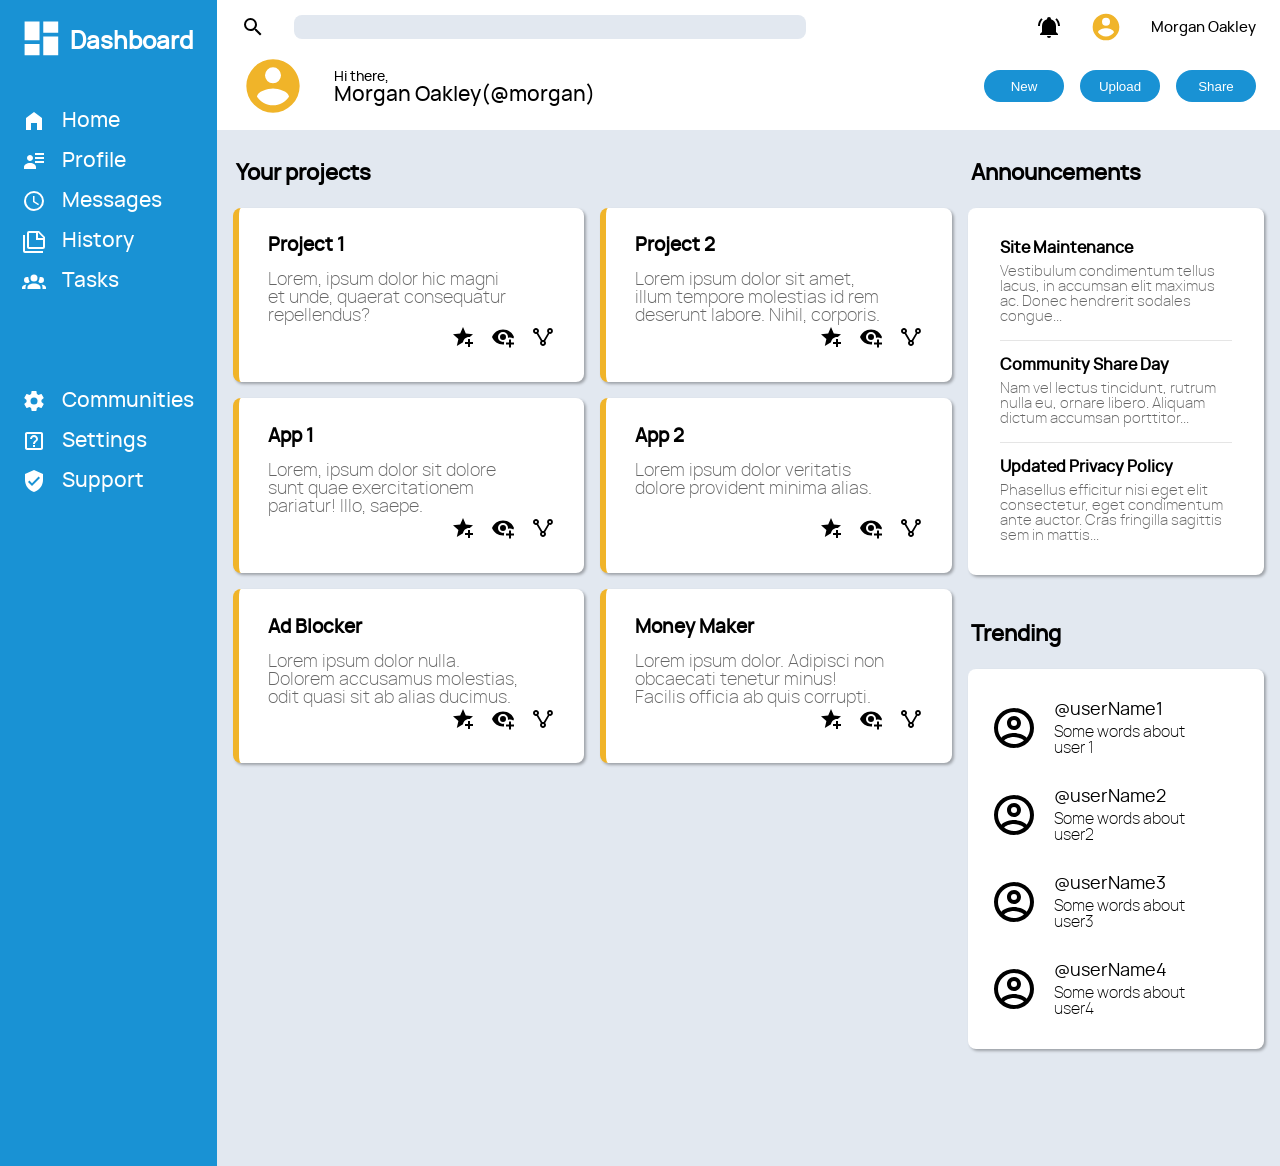
<file: index.html>
<!DOCTYPE html>
<html lang="en">

<head>
    <meta charset="UTF-8">
    <meta name="viewport" content="width=device-width, initial-scale=1.0">
    <link rel="stylesheet" href="./style.css">
    <title>Admin Dashboard</title>
</head>

<body>
    <div class="layout">
        <header class="header">
            <div class="header__top">
                <svg class="header__icon header__icon-input" xmlns="http://www.w3.org/2000/svg" viewBox="0 0 24 24">
                    <title>magnify</title>
                    <path
                        d="M9.5,3A6.5,6.5 0 0,1 16,9.5C16,11.11 15.41,12.59 14.44,13.73L14.71,14H15.5L20.5,19L19,20.5L14,15.5V14.71L13.73,14.44C12.59,15.41 11.11,16 9.5,16A6.5,6.5 0 0,1 3,9.5A6.5,6.5 0 0,1 9.5,3M9.5,5C7,5 5,7 5,9.5C5,12 7,14 9.5,14C12,14 14,12 14,9.5C14,7 12,5 9.5,5Z" />
                </svg>
                <form action=""><input id="header__input" type="text"></form>
                <svg class="header__icon header__icon-notification" xmlns="http://www.w3.org/2000/svg"
                    viewBox="0 0 24 24">
                    <title>bell-ring</title>
                    <path
                        d="M21,19V20H3V19L5,17V11C5,7.9 7.03,5.17 10,4.29C10,4.19 10,4.1 10,4A2,2 0 0,1 12,2A2,2 0 0,1 14,4C14,4.1 14,4.19 14,4.29C16.97,5.17 19,7.9 19,11V17L21,19M14,21A2,2 0 0,1 12,23A2,2 0 0,1 10,21M19.75,3.19L18.33,4.61C20.04,6.3 21,8.6 21,11H23C23,8.07 21.84,5.25 19.75,3.19M1,11H3C3,8.6 3.96,6.3 5.67,4.61L4.25,3.19C2.16,5.25 1,8.07 1,11Z" />
                </svg>
                <svg class="header__avatar header__avatar--small xmlns=" http://www.w3.org/2000/svg"
                    viewBox="0 0 24 24">
                    <title>account-circle</title>
                    <path
                        d="M12,19.2C9.5,19.2 7.29,17.92 6,16C6.03,14 10,12.9 12,12.9C14,12.9 17.97,14 18,16C16.71,17.92 14.5,19.2 12,19.2M12,5A3,3 0 0,1 15,8A3,3 0 0,1 12,11A3,3 0 0,1 9,8A3,3 0 0,1 12,5M12,2A10,10 0 0,0 2,12A10,10 0 0,0 12,22A10,10 0 0,0 22,12C22,6.47 17.5,2 12,2Z" />
                </svg>
                <span class="header__user-name header__user-name--small">Morgan Oakley</span>
            </div>

            <div class="header__bottom">
                <svg class="header__avatar header__avatar--large xmlns=" http://www.w3.org/2000/svg"
                    viewBox="0 0 24 24">
                    <title>account-circle</title>
                    <path
                        d="M12,19.2C9.5,19.2 7.29,17.92 6,16C6.03,14 10,12.9 12,12.9C14,12.9 17.97,14 18,16C16.71,17.92 14.5,19.2 12,19.2M12,5A3,3 0 0,1 15,8A3,3 0 0,1 12,11A3,3 0 0,1 9,8A3,3 0 0,1 12,5M12,2A10,10 0 0,0 2,12A10,10 0 0,0 12,22A10,10 0 0,0 22,12C22,6.47 17.5,2 12,2Z" />
                </svg>
                <div class="header__user-info">
                    <span class="header__user-greeting">Hi there,<br></span>
                    <span class="header__user-name header__user-name--large">Morgan Oakley(@morgan)</span>
                </div>
                <div class="header__actions">
                    <button class="btn">New</button>
                    <button class="btn">Upload</button>
                    <button class="btn">Share</button>
                </div>
            </div>
        </header>

        <aside class="sidebar">
            <div class="sidebar__logo">
                <svg class="sidebar__icon sidebar__icon_main" xmlns="http://www.w3.org/2000/svg" viewBox="0 0 24 24">
                    <title>view-dashboard</title>
                    <path d="M13,3V9H21V3M13,21H21V11H13M3,21H11V15H3M3,13H11V3H3V13Z" />
                </svg>
                <h1>Dashboard</h1>
            </div>

            <nav>
                <ul class="sidebar__list">
                    <li class="sidebar__item">
                        <svg class="sidebar__icon" xmlns="http://www.w3.org/2000/svg" viewBox="0 0 24 24">
                            <title>home-variant</title>
                            <path d="M12,3L20,9V21H15V14H9V21H4V9L12,3Z" />
                        </svg>
                        <span class="sidebar__text">Home</span>
                    </li>

                    <li class="sidebar__item">
                        <svg class="sidebar__icon" xmlns="http://www.w3.org/2000/svg" viewBox="0 0 24 24">
                            <title>account-details</title>
                            <path
                                d="M11 9C11 10.66 9.66 12 8 12C6.34 12 5 10.66 5 9C5 7.34 6.34 6 8 6C9.66 6 11 7.34 11 9M14 20H2V18C2 15.79 4.69 14 8 14C11.31 14 14 15.79 14 18M22 12V14H13V12M22 8V10H13V8M22 4V6H13V4Z" />
                        </svg>
                        <span class="sidebar__text">Profile</span>
                    </li>
                    <li class="sidebar__item">
                        <svg class="sidebar__icon" xmlns="http://www.w3.org/2000/svg" viewBox="0 0 24 24">
                            <title>clock-outline</title>
                            <path
                                d="M12,20A8,8 0 0,0 20,12A8,8 0 0,0 12,4A8,8 0 0,0 4,12A8,8 0 0,0 12,20M12,2A10,10 0 0,1 22,12A10,10 0 0,1 12,22C6.47,22 2,17.5 2,12A10,10 0 0,1 12,2M12.5,7V12.25L17,14.92L16.25,16.15L11,13V7H12.5Z" />
                        </svg>
                        <span class="sidebar__text">Messages</span>
                    </li>
                    <li class="sidebar__item">
                        <svg class="sidebar__icon" xmlns="http://www.w3.org/2000/svg" viewBox="0 0 24 24">
                            <title>note-multiple-outline</title>
                            <path
                                d="M3,6V22H21V24H3A2,2 0 0,1 1,22V6H3M16,9H21.5L16,3.5V9M7,2H17L23,8V18A2,2 0 0,1 21,20H7C5.89,20 5,19.1 5,18V4A2,2 0 0,1 7,2M7,4V18H21V11H14V4H7Z" />
                        </svg>
                        <span class="sidebar__text">History</span>
                    </li>
                    <li class="sidebar__item">
                        <svg class="sidebar__icon" xmlns="http://www.w3.org/2000/svg" viewBox="0 0 24 24">
                            <title>account-group</title>
                            <path
                                d="M12,5.5A3.5,3.5 0 0,1 15.5,9A3.5,3.5 0 0,1 12,12.5A3.5,3.5 0 0,1 8.5,9A3.5,3.5 0 0,1 12,5.5M5,8C5.56,8 6.08,8.15 6.53,8.42C6.38,9.85 6.8,11.27 7.66,12.38C7.16,13.34 6.16,14 5,14A3,3 0 0,1 2,11A3,3 0 0,1 5,8M19,8A3,3 0 0,1 22,11A3,3 0 0,1 19,14C17.84,14 16.84,13.34 16.34,12.38C17.2,11.27 17.62,9.85 17.47,8.42C17.92,8.15 18.44,8 19,8M5.5,18.25C5.5,16.18 8.41,14.5 12,14.5C15.59,14.5 18.5,16.18 18.5,18.25V20H5.5V18.25M0,20V18.5C0,17.11 1.89,15.94 4.45,15.6C3.86,16.28 3.5,17.22 3.5,18.25V20H0M24,20H20.5V18.25C20.5,17.22 20.14,16.28 19.55,15.6C22.11,15.94 24,17.11 24,18.5V20Z" />
                        </svg>
                        <span class="sidebar__text">Tasks</span>
                    </li>
                </ul>
                <ul class="sidebar__list sidebar__list--bottom">
                    <li class="sidebar__item">
                        <svg class="sidebar__icon" xmlns="http://www.w3.org/2000/svg" viewBox="0 0 24 24">
                            <title>cog</title>
                            <path
                                d="M12,15.5A3.5,3.5 0 0,1 8.5,12A3.5,3.5 0 0,1 12,8.5A3.5,3.5 0 0,1 15.5,12A3.5,3.5 0 0,1 12,15.5M19.43,12.97C19.47,12.65 19.5,12.33 19.5,12C19.5,11.67 19.47,11.34 19.43,11L21.54,9.37C21.73,9.22 21.78,8.95 21.66,8.73L19.66,5.27C19.54,5.05 19.27,4.96 19.05,5.05L16.56,6.05C16.04,5.66 15.5,5.32 14.87,5.07L14.5,2.42C14.46,2.18 14.25,2 14,2H10C9.75,2 9.54,2.18 9.5,2.42L9.13,5.07C8.5,5.32 7.96,5.66 7.44,6.05L4.95,5.05C4.73,4.96 4.46,5.05 4.34,5.27L2.34,8.73C2.21,8.95 2.27,9.22 2.46,9.37L4.57,11C4.53,11.34 4.5,11.67 4.5,12C4.5,12.33 4.53,12.65 4.57,12.97L2.46,14.63C2.27,14.78 2.21,15.05 2.34,15.27L4.34,18.73C4.46,18.95 4.73,19.03 4.95,18.95L7.44,17.94C7.96,18.34 8.5,18.68 9.13,18.93L9.5,21.58C9.54,21.82 9.75,22 10,22H14C14.25,22 14.46,21.82 14.5,21.58L14.87,18.93C15.5,18.67 16.04,18.34 16.56,17.94L19.05,18.95C19.27,19.03 19.54,18.95 19.66,18.73L21.66,15.27C21.78,15.05 21.73,14.78 21.54,14.63L19.43,12.97Z" />
                        </svg>
                        <span class="sidebar__text">Communities</span>
                    </li>
                    <li class="sidebar__item">
                        <svg class="sidebar__icon" xmlns="http://www.w3.org/2000/svg" viewBox="0 0 24 24">
                            <title>help-box-outline</title>
                            <path
                                d="M11 18H13V16H11V18M12 6C9.8 6 8 7.8 8 10H10C10 8.9 10.9 8 12 8S14 8.9 14 10C14 12 11 11.8 11 15H13C13 12.8 16 12.5 16 10C16 7.8 14.2 6 12 6M19 5V19H5V5H19M19 3H5C3.9 3 3 3.9 3 5V19C3 20.1 3.9 21 5 21H19C20.1 21 21 20.1 21 19V5C21 3.9 20.1 3 19 3Z" />
                        </svg>
                        <span class="sidebar__text">Settings</span>
                    </li>
                    <li class="sidebar__item">
                        <svg class="sidebar__icon" xmlns="http://www.w3.org/2000/svg" viewBox="0 0 24 24">
                            <title>shield-check</title>
                            <path
                                d="M10,17L6,13L7.41,11.59L10,14.17L16.59,7.58L18,9M12,1L3,5V11C3,16.55 6.84,21.74 12,23C17.16,21.74 21,16.55 21,11V5L12,1Z" />
                        </svg>
                        <span class="sidebar__text">Support</span>
                    </li>
                </ul>
            </nav>
        </aside>

        <main class="main">
            <section class="main__projects">
                <h2 class="main__title projects__header">Your projects</h2>
                <ul class="projects__list">
                    <li class="main__card projects__item">
                        <article class="card">
                            <h3 class="card__title">Project 1</h3>
                            <p class="card__text">Lorem, ipsum dolor
                                hic magni et unde, quaerat consequatur repellendus?</p>
                            <footer>
                                <svg class="card__icon" xmlns="http://www.w3.org/2000/svg" viewBox="0 0 24 24">
                                    <title>star-plus</title>
                                    <path
                                        d="M5.8 21L7.4 14L2 9.2L9.2 8.6L12 2L14.8 8.6L22 9.2L18.8 12H18C14.9 12 12.4 14.3 12 17.3L5.8 21M17 14V17H14V19H17V22H19V19H22V17H19V14H17Z" />
                                </svg>
                                <svg class="card__icon" xmlns="http://www.w3.org/2000/svg" viewBox="0 0 24 24">
                                    <title>eye-plus</title>
                                    <path
                                        d="M12,4.5C7,4.5 2.73,7.61 1,12C2.73,16.39 7,19.5 12,19.5C12.36,19.5 12.72,19.5 13.08,19.45C13.03,19.13 13,18.82 13,18.5C13,17.94 13.08,17.38 13.24,16.84C12.83,16.94 12.42,17 12,17A5,5 0 0,1 7,12A5,5 0 0,1 12,7A5,5 0 0,1 17,12C17,12.29 16.97,12.59 16.92,12.88C17.58,12.63 18.29,12.5 19,12.5C20.17,12.5 21.31,12.84 22.29,13.5C22.56,13 22.8,12.5 23,12C21.27,7.61 17,4.5 12,4.5M12,9A3,3 0 0,0 9,12A3,3 0 0,0 12,15A3,3 0 0,0 15,12A3,3 0 0,0 12,9M18,14.5V17.5H15V19.5H18V22.5H20V19.5H23V17.5H20V14.5H18Z" />
                                </svg>
                                <svg class="card__icon" xmlns="http://www.w3.org/2000/svg" viewBox="0 0 24 24">
                                    <title>share-variant-outline</title>
                                    <path transform="rotate(-90 12 12)"
                                        d="M18 16.08C17.24 16.08 16.56 16.38 16.04 16.85L8.91 12.7C8.96 12.47 9 12.24 9 12S8.96 11.53 8.91 11.3L15.96 7.19C16.5 7.69 17.21 8 18 8C19.66 8 21 6.66 21 5S19.66 2 18 2 15 3.34 15 5C15 5.24 15.04 5.47 15.09 5.7L8.04 9.81C7.5 9.31 6.79 9 6 9C4.34 9 3 10.34 3 12S4.34 15 6 15C6.79 15 7.5 14.69 8.04 14.19L15.16 18.34C15.11 18.55 15.08 18.77 15.08 19C15.08 20.61 16.39 21.91 18 21.91S20.92 20.61 20.92 19C20.92 17.39 19.61 16.08 18 16.08M18 4C18.55 4 19 4.45 19 5S18.55 6 18 6 17 5.55 17 5 17.45 4 18 4M6 13C5.45 13 5 12.55 5 12S5.45 11 6 11 7 11.45 7 12 6.55 13 6 13M18 20C17.45 20 17 19.55 17 19S17.45 18 18 18 19 18.45 19 19 18.55 20 18 20Z" />
                                </svg>
                            </footer>
                        </article>
                    </li>
                    <li class="main__card projects__item">
                        <article class="card">
                            <h3 class="card__title">Project 2</h3>
                            <p class="card__text">Lorem ipsum dolor sit amet,
                                illum tempore molestias id rem deserunt labore. Nihil, corporis.</p>
                            <footer>
                                <svg class="card__icon" xmlns="http://www.w3.org/2000/svg" viewBox="0 0 24 24">
                                    <title>star-plus</title>
                                    <path
                                        d="M5.8 21L7.4 14L2 9.2L9.2 8.6L12 2L14.8 8.6L22 9.2L18.8 12H18C14.9 12 12.4 14.3 12 17.3L5.8 21M17 14V17H14V19H17V22H19V19H22V17H19V14H17Z" />
                                </svg>
                                <svg class="card__icon" xmlns="http://www.w3.org/2000/svg" viewBox="0 0 24 24">
                                    <title>eye-plus</title>
                                    <path
                                        d="M12,4.5C7,4.5 2.73,7.61 1,12C2.73,16.39 7,19.5 12,19.5C12.36,19.5 12.72,19.5 13.08,19.45C13.03,19.13 13,18.82 13,18.5C13,17.94 13.08,17.38 13.24,16.84C12.83,16.94 12.42,17 12,17A5,5 0 0,1 7,12A5,5 0 0,1 12,7A5,5 0 0,1 17,12C17,12.29 16.97,12.59 16.92,12.88C17.58,12.63 18.29,12.5 19,12.5C20.17,12.5 21.31,12.84 22.29,13.5C22.56,13 22.8,12.5 23,12C21.27,7.61 17,4.5 12,4.5M12,9A3,3 0 0,0 9,12A3,3 0 0,0 12,15A3,3 0 0,0 15,12A3,3 0 0,0 12,9M18,14.5V17.5H15V19.5H18V22.5H20V19.5H23V17.5H20V14.5H18Z" />
                                </svg>
                                <svg class="card__icon" xmlns="http://www.w3.org/2000/svg" viewBox="0 0 24 24">
                                    <title>share-variant-outline</title>
                                    <path transform="rotate(-90 12 12)"
                                        d="M18 16.08C17.24 16.08 16.56 16.38 16.04 16.85L8.91 12.7C8.96 12.47 9 12.24 9 12S8.96 11.53 8.91 11.3L15.96 7.19C16.5 7.69 17.21 8 18 8C19.66 8 21 6.66 21 5S19.66 2 18 2 15 3.34 15 5C15 5.24 15.04 5.47 15.09 5.7L8.04 9.81C7.5 9.31 6.79 9 6 9C4.34 9 3 10.34 3 12S4.34 15 6 15C6.79 15 7.5 14.69 8.04 14.19L15.16 18.34C15.11 18.55 15.08 18.77 15.08 19C15.08 20.61 16.39 21.91 18 21.91S20.92 20.61 20.92 19C20.92 17.39 19.61 16.08 18 16.08M18 4C18.55 4 19 4.45 19 5S18.55 6 18 6 17 5.55 17 5 17.45 4 18 4M6 13C5.45 13 5 12.55 5 12S5.45 11 6 11 7 11.45 7 12 6.55 13 6 13M18 20C17.45 20 17 19.55 17 19S17.45 18 18 18 19 18.45 19 19 18.55 20 18 20Z" />
                                </svg>
                            </footer>
                        </article>
                    </li>
                    <li class=" main__card projects__item">
                        <article class="card">
                            <h3 class="card__title">App 1</h3>
                            <p class="card__text">Lorem, ipsum dolor sit
                                dolore sunt quae exercitationem pariatur! Illo, saepe.</p>
                            <footer>
                                <svg class="card__icon" xmlns="http://www.w3.org/2000/svg" viewBox="0 0 24 24">
                                    <title>star-plus</title>
                                    <path
                                        d="M5.8 21L7.4 14L2 9.2L9.2 8.6L12 2L14.8 8.6L22 9.2L18.8 12H18C14.9 12 12.4 14.3 12 17.3L5.8 21M17 14V17H14V19H17V22H19V19H22V17H19V14H17Z" />
                                </svg>
                                <svg class="card__icon" xmlns="http://www.w3.org/2000/svg" viewBox="0 0 24 24">
                                    <title>eye-plus</title>
                                    <path
                                        d="M12,4.5C7,4.5 2.73,7.61 1,12C2.73,16.39 7,19.5 12,19.5C12.36,19.5 12.72,19.5 13.08,19.45C13.03,19.13 13,18.82 13,18.5C13,17.94 13.08,17.38 13.24,16.84C12.83,16.94 12.42,17 12,17A5,5 0 0,1 7,12A5,5 0 0,1 12,7A5,5 0 0,1 17,12C17,12.29 16.97,12.59 16.92,12.88C17.58,12.63 18.29,12.5 19,12.5C20.17,12.5 21.31,12.84 22.29,13.5C22.56,13 22.8,12.5 23,12C21.27,7.61 17,4.5 12,4.5M12,9A3,3 0 0,0 9,12A3,3 0 0,0 12,15A3,3 0 0,0 15,12A3,3 0 0,0 12,9M18,14.5V17.5H15V19.5H18V22.5H20V19.5H23V17.5H20V14.5H18Z" />
                                </svg>
                                <svg class="card__icon" xmlns="http://www.w3.org/2000/svg" viewBox="0 0 24 24">
                                    <title>share-variant-outline</title>
                                    <path transform="rotate(-90 12 12)"
                                        d="M18 16.08C17.24 16.08 16.56 16.38 16.04 16.85L8.91 12.7C8.96 12.47 9 12.24 9 12S8.96 11.53 8.91 11.3L15.96 7.19C16.5 7.69 17.21 8 18 8C19.66 8 21 6.66 21 5S19.66 2 18 2 15 3.34 15 5C15 5.24 15.04 5.47 15.09 5.7L8.04 9.81C7.5 9.31 6.79 9 6 9C4.34 9 3 10.34 3 12S4.34 15 6 15C6.79 15 7.5 14.69 8.04 14.19L15.16 18.34C15.11 18.55 15.08 18.77 15.08 19C15.08 20.61 16.39 21.91 18 21.91S20.92 20.61 20.92 19C20.92 17.39 19.61 16.08 18 16.08M18 4C18.55 4 19 4.45 19 5S18.55 6 18 6 17 5.55 17 5 17.45 4 18 4M6 13C5.45 13 5 12.55 5 12S5.45 11 6 11 7 11.45 7 12 6.55 13 6 13M18 20C17.45 20 17 19.55 17 19S17.45 18 18 18 19 18.45 19 19 18.55 20 18 20Z" />
                                </svg>
                            </footer>
                        </article>
                    </li>
                    <li class="main__card projects__item">
                        <article class="card">
                            <h3 class="card__title">App 2</h3>
                            <p class="card__text">Lorem ipsum dolor
                                veritatis dolore provident minima alias.</p>
                            <footer>
                                <svg class="card__icon" xmlns="http://www.w3.org/2000/svg" viewBox="0 0 24 24">
                                    <title>star-plus</title>
                                    <path
                                        d="M5.8 21L7.4 14L2 9.2L9.2 8.6L12 2L14.8 8.6L22 9.2L18.8 12H18C14.9 12 12.4 14.3 12 17.3L5.8 21M17 14V17H14V19H17V22H19V19H22V17H19V14H17Z" />
                                </svg>
                                <svg class="card__icon" xmlns="http://www.w3.org/2000/svg" viewBox="0 0 24 24">
                                    <title>eye-plus</title>
                                    <path
                                        d="M12,4.5C7,4.5 2.73,7.61 1,12C2.73,16.39 7,19.5 12,19.5C12.36,19.5 12.72,19.5 13.08,19.45C13.03,19.13 13,18.82 13,18.5C13,17.94 13.08,17.38 13.24,16.84C12.83,16.94 12.42,17 12,17A5,5 0 0,1 7,12A5,5 0 0,1 12,7A5,5 0 0,1 17,12C17,12.29 16.97,12.59 16.92,12.88C17.58,12.63 18.29,12.5 19,12.5C20.17,12.5 21.31,12.84 22.29,13.5C22.56,13 22.8,12.5 23,12C21.27,7.61 17,4.5 12,4.5M12,9A3,3 0 0,0 9,12A3,3 0 0,0 12,15A3,3 0 0,0 15,12A3,3 0 0,0 12,9M18,14.5V17.5H15V19.5H18V22.5H20V19.5H23V17.5H20V14.5H18Z" />
                                </svg>
                                <svg class="card__icon" xmlns="http://www.w3.org/2000/svg" viewBox="0 0 24 24">
                                    <title>share-variant-outline</title>
                                    <path transform="rotate(-90 12 12)"
                                        d="M18 16.08C17.24 16.08 16.56 16.38 16.04 16.85L8.91 12.7C8.96 12.47 9 12.24 9 12S8.96 11.53 8.91 11.3L15.96 7.19C16.5 7.69 17.21 8 18 8C19.66 8 21 6.66 21 5S19.66 2 18 2 15 3.34 15 5C15 5.24 15.04 5.47 15.09 5.7L8.04 9.81C7.5 9.31 6.79 9 6 9C4.34 9 3 10.34 3 12S4.34 15 6 15C6.79 15 7.5 14.69 8.04 14.19L15.16 18.34C15.11 18.55 15.08 18.77 15.08 19C15.08 20.61 16.39 21.91 18 21.91S20.92 20.61 20.92 19C20.92 17.39 19.61 16.08 18 16.08M18 4C18.55 4 19 4.45 19 5S18.55 6 18 6 17 5.55 17 5 17.45 4 18 4M6 13C5.45 13 5 12.55 5 12S5.45 11 6 11 7 11.45 7 12 6.55 13 6 13M18 20C17.45 20 17 19.55 17 19S17.45 18 18 18 19 18.45 19 19 18.55 20 18 20Z" />
                                </svg>
                            </footer>
                        </article>
                    </li>
                    <li class="main__card projects__item">
                        <article class="card">
                            <h3 class="card__title">Ad Blocker</h3>
                            <p class="card__text">Lorem ipsum dolor nulla.
                                Dolorem accusamus molestias, odit quasi sit ab alias ducimus.</p>
                            <footer>
                                <svg class="card__icon" xmlns="http://www.w3.org/2000/svg" viewBox="0 0 24 24">
                                    <title>star-plus</title>
                                    <path
                                        d="M5.8 21L7.4 14L2 9.2L9.2 8.6L12 2L14.8 8.6L22 9.2L18.8 12H18C14.9 12 12.4 14.3 12 17.3L5.8 21M17 14V17H14V19H17V22H19V19H22V17H19V14H17Z" />
                                </svg>
                                <svg class="card__icon" xmlns="http://www.w3.org/2000/svg" viewBox="0 0 24 24">
                                    <title>eye-plus</title>
                                    <path
                                        d="M12,4.5C7,4.5 2.73,7.61 1,12C2.73,16.39 7,19.5 12,19.5C12.36,19.5 12.72,19.5 13.08,19.45C13.03,19.13 13,18.82 13,18.5C13,17.94 13.08,17.38 13.24,16.84C12.83,16.94 12.42,17 12,17A5,5 0 0,1 7,12A5,5 0 0,1 12,7A5,5 0 0,1 17,12C17,12.29 16.97,12.59 16.92,12.88C17.58,12.63 18.29,12.5 19,12.5C20.17,12.5 21.31,12.84 22.29,13.5C22.56,13 22.8,12.5 23,12C21.27,7.61 17,4.5 12,4.5M12,9A3,3 0 0,0 9,12A3,3 0 0,0 12,15A3,3 0 0,0 15,12A3,3 0 0,0 12,9M18,14.5V17.5H15V19.5H18V22.5H20V19.5H23V17.5H20V14.5H18Z" />
                                </svg>
                                <svg class="card__icon" xmlns="http://www.w3.org/2000/svg" viewBox="0 0 24 24">
                                    <title>share-variant-outline</title>
                                    <path transform="rotate(-90 12 12)"
                                        d="M18 16.08C17.24 16.08 16.56 16.38 16.04 16.85L8.91 12.7C8.96 12.47 9 12.24 9 12S8.96 11.53 8.91 11.3L15.96 7.19C16.5 7.69 17.21 8 18 8C19.66 8 21 6.66 21 5S19.66 2 18 2 15 3.34 15 5C15 5.24 15.04 5.47 15.09 5.7L8.04 9.81C7.5 9.31 6.79 9 6 9C4.34 9 3 10.34 3 12S4.34 15 6 15C6.79 15 7.5 14.69 8.04 14.19L15.16 18.34C15.11 18.55 15.08 18.77 15.08 19C15.08 20.61 16.39 21.91 18 21.91S20.92 20.61 20.92 19C20.92 17.39 19.61 16.08 18 16.08M18 4C18.55 4 19 4.45 19 5S18.55 6 18 6 17 5.55 17 5 17.45 4 18 4M6 13C5.45 13 5 12.55 5 12S5.45 11 6 11 7 11.45 7 12 6.55 13 6 13M18 20C17.45 20 17 19.55 17 19S17.45 18 18 18 19 18.45 19 19 18.55 20 18 20Z" />
                                </svg>
                            </footer>
                        </article>
                    </li>
                    <li class="main__card projects__item">
                        <article class="card">
                            <h3 class="card__title">Money Maker</h3>
                            <p class="card__text">Lorem ipsum dolor. Adipisci non
                                obcaecati tenetur minus! Facilis officia ab quis corrupti.</p>
                            <footer>
                                <svg class="card__icon" xmlns="http://www.w3.org/2000/svg" viewBox="0 0 24 24">
                                    <title>star-plus</title>
                                    <path
                                        d="M5.8 21L7.4 14L2 9.2L9.2 8.6L12 2L14.8 8.6L22 9.2L18.8 12H18C14.9 12 12.4 14.3 12 17.3L5.8 21M17 14V17H14V19H17V22H19V19H22V17H19V14H17Z" />
                                </svg>
                                <svg class="card__icon" xmlns="http://www.w3.org/2000/svg" viewBox="0 0 24 24">
                                    <title>eye-plus</title>
                                    <path
                                        d="M12,4.5C7,4.5 2.73,7.61 1,12C2.73,16.39 7,19.5 12,19.5C12.36,19.5 12.72,19.5 13.08,19.45C13.03,19.13 13,18.82 13,18.5C13,17.94 13.08,17.38 13.24,16.84C12.83,16.94 12.42,17 12,17A5,5 0 0,1 7,12A5,5 0 0,1 12,7A5,5 0 0,1 17,12C17,12.29 16.97,12.59 16.92,12.88C17.58,12.63 18.29,12.5 19,12.5C20.17,12.5 21.31,12.84 22.29,13.5C22.56,13 22.8,12.5 23,12C21.27,7.61 17,4.5 12,4.5M12,9A3,3 0 0,0 9,12A3,3 0 0,0 12,15A3,3 0 0,0 15,12A3,3 0 0,0 12,9M18,14.5V17.5H15V19.5H18V22.5H20V19.5H23V17.5H20V14.5H18Z" />
                                </svg>
                                <svg class="card__icon" xmlns="http://www.w3.org/2000/svg" viewBox="0 0 24 24">
                                    <title>share-variant-outline</title>
                                    <path transform="rotate(-90 12 12)"
                                        d="M18 16.08C17.24 16.08 16.56 16.38 16.04 16.85L8.91 12.7C8.96 12.47 9 12.24 9 12S8.96 11.53 8.91 11.3L15.96 7.19C16.5 7.69 17.21 8 18 8C19.66 8 21 6.66 21 5S19.66 2 18 2 15 3.34 15 5C15 5.24 15.04 5.47 15.09 5.7L8.04 9.81C7.5 9.31 6.79 9 6 9C4.34 9 3 10.34 3 12S4.34 15 6 15C6.79 15 7.5 14.69 8.04 14.19L15.16 18.34C15.11 18.55 15.08 18.77 15.08 19C15.08 20.61 16.39 21.91 18 21.91S20.92 20.61 20.92 19C20.92 17.39 19.61 16.08 18 16.08M18 4C18.55 4 19 4.45 19 5S18.55 6 18 6 17 5.55 17 5 17.45 4 18 4M6 13C5.45 13 5 12.55 5 12S5.45 11 6 11 7 11.45 7 12 6.55 13 6 13M18 20C17.45 20 17 19.55 17 19S17.45 18 18 18 19 18.45 19 19 18.55 20 18 20Z" />
                                </svg>
                            </footer>
                        </article>
                    </li>
                </ul>
            </section>

            <section class="main__announcements">
                <h2 class="main__title announcements__header">Announcements</h2>
                <ul class="main__card announcements__list">
                    <li class="announcements__item">
                        <article class="announcements__article">
                            <h4 class="announcement__article-subheader">Site Maintenance</h4>
                            <p class="announcement__article_content">
                                Vestibulum condimentum tellus lacus, in accumsan elit maximus ac.
                                Donec hendrerit sodales congue...
                            </p>
                        </article>
                    </li>
                    <li class="announcements__item">
                        <article class="announcements__article announcements__article-center">
                            <h4 class="announcement__article-subheader">Community Share Day</h4>
                            <p class="announcement__article_content">
                                Nam vel lectus tincidunt, rutrum nulla eu, ornare libero.
                                Aliquam dictum accumsan porttitor...
                            </p>
                        </article>
                    </li>
                    <li class="announcements__item">
                        <article class="announcements__article">
                            <h4 class="announcement__article-subheader">Updated Privacy Policy</h4>
                            <p class="announcement__article_content">
                                Phasellus efficitur nisi eget elit consectetur, eget condimentum ante auctor. Cras fringilla
                                sagittis sem in mattis...
                            </p>
                        </article>
                    </li>
                </ul>
            </section>

            <section class="main__trending">
                <h2 class="main__title trending__header">Trending</h2>
                <ul class="main__card trending__list">
                    <li class="trending__item">
                        <svg  class="trending__user-avatar" xmlns="http://www.w3.org/2000/svg" viewBox="0 0 24 24"><title>account-circle-outline</title><path d="M12,2A10,10 0 0,0 2,12A10,10 0 0,0 12,22A10,10 0 0,0 22,12A10,10 0 0,0 12,2M7.07,18.28C7.5,17.38 10.12,16.5 12,16.5C13.88,16.5 16.5,17.38 16.93,18.28C15.57,19.36 13.86,20 12,20C10.14,20 8.43,19.36 7.07,18.28M18.36,16.83C16.93,15.09 13.46,14.5 12,14.5C10.54,14.5 7.07,15.09 5.64,16.83C4.62,15.5 4,13.82 4,12C4,7.59 7.59,4 12,4C16.41,4 20,7.59 20,12C20,13.82 19.38,15.5 18.36,16.83M12,6C10.06,6 8.5,7.56 8.5,9.5C8.5,11.44 10.06,13 12,13C13.94,13 15.5,11.44 15.5,9.5C15.5,7.56 13.94,6 12,6M12,11A1.5,1.5 0 0,1 10.5,9.5A1.5,1.5 0 0,1 12,8A1.5,1.5 0 0,1 13.5,9.5A1.5,1.5 0 0,1 12,11Z" /></svg>
                        <div class="trending__user-info">
                            <span class="trending__user-name">@userName1</span>
                            <span class="trending__user-status">Some words about user 1</span>
                        </div>
                    </li>
                    <li class="trending__item">
                        <svg  class="trending__user-avatar" xmlns="http://www.w3.org/2000/svg" viewBox="0 0 24 24"><title>account-circle-outline</title><path d="M12,2A10,10 0 0,0 2,12A10,10 0 0,0 12,22A10,10 0 0,0 22,12A10,10 0 0,0 12,2M7.07,18.28C7.5,17.38 10.12,16.5 12,16.5C13.88,16.5 16.5,17.38 16.93,18.28C15.57,19.36 13.86,20 12,20C10.14,20 8.43,19.36 7.07,18.28M18.36,16.83C16.93,15.09 13.46,14.5 12,14.5C10.54,14.5 7.07,15.09 5.64,16.83C4.62,15.5 4,13.82 4,12C4,7.59 7.59,4 12,4C16.41,4 20,7.59 20,12C20,13.82 19.38,15.5 18.36,16.83M12,6C10.06,6 8.5,7.56 8.5,9.5C8.5,11.44 10.06,13 12,13C13.94,13 15.5,11.44 15.5,9.5C15.5,7.56 13.94,6 12,6M12,11A1.5,1.5 0 0,1 10.5,9.5A1.5,1.5 0 0,1 12,8A1.5,1.5 0 0,1 13.5,9.5A1.5,1.5 0 0,1 12,11Z" /></svg>
                        <div class="trending__user-info">
                            <span class="trending__user-name">@userName2</span>
                            <span class="trending__user-status">Some words about user2</span>
                        </div>
                    </li>
                    <li class="trending__item">
                        <svg  class="trending__user-avatar" xmlns="http://www.w3.org/2000/svg" viewBox="0 0 24 24"><title>account-circle-outline</title><path d="M12,2A10,10 0 0,0 2,12A10,10 0 0,0 12,22A10,10 0 0,0 22,12A10,10 0 0,0 12,2M7.07,18.28C7.5,17.38 10.12,16.5 12,16.5C13.88,16.5 16.5,17.38 16.93,18.28C15.57,19.36 13.86,20 12,20C10.14,20 8.43,19.36 7.07,18.28M18.36,16.83C16.93,15.09 13.46,14.5 12,14.5C10.54,14.5 7.07,15.09 5.64,16.83C4.62,15.5 4,13.82 4,12C4,7.59 7.59,4 12,4C16.41,4 20,7.59 20,12C20,13.82 19.38,15.5 18.36,16.83M12,6C10.06,6 8.5,7.56 8.5,9.5C8.5,11.44 10.06,13 12,13C13.94,13 15.5,11.44 15.5,9.5C15.5,7.56 13.94,6 12,6M12,11A1.5,1.5 0 0,1 10.5,9.5A1.5,1.5 0 0,1 12,8A1.5,1.5 0 0,1 13.5,9.5A1.5,1.5 0 0,1 12,11Z" /></svg>
                        <div class="trending__user-info">
                            <span class="trending__user-name">@userName3</span>
                            <span class="trending__user-status">Some words about user3</span>
                        </div>
                    </li>
                    <li class="trending__item">
                        <svg  class="trending__user-avatar" xmlns="http://www.w3.org/2000/svg" viewBox="0 0 24 24"><title>account-circle-outline</title><path d="M12,2A10,10 0 0,0 2,12A10,10 0 0,0 12,22A10,10 0 0,0 22,12A10,10 0 0,0 12,2M7.07,18.28C7.5,17.38 10.12,16.5 12,16.5C13.88,16.5 16.5,17.38 16.93,18.28C15.57,19.36 13.86,20 12,20C10.14,20 8.43,19.36 7.07,18.28M18.36,16.83C16.93,15.09 13.46,14.5 12,14.5C10.54,14.5 7.07,15.09 5.64,16.83C4.62,15.5 4,13.82 4,12C4,7.59 7.59,4 12,4C16.41,4 20,7.59 20,12C20,13.82 19.38,15.5 18.36,16.83M12,6C10.06,6 8.5,7.56 8.5,9.5C8.5,11.44 10.06,13 12,13C13.94,13 15.5,11.44 15.5,9.5C15.5,7.56 13.94,6 12,6M12,11A1.5,1.5 0 0,1 10.5,9.5A1.5,1.5 0 0,1 12,8A1.5,1.5 0 0,1 13.5,9.5A1.5,1.5 0 0,1 12,11Z" /></svg>
                        <div class="trending__user-info">
                            <span class="trending__user-name">@userName4</span>
                            <span class="trending__user-status">Some words about user4</span>
                        </div>
                    </li>
                </ul>
            </section>
        </main>
    </div>
</body>

</html>
</file>
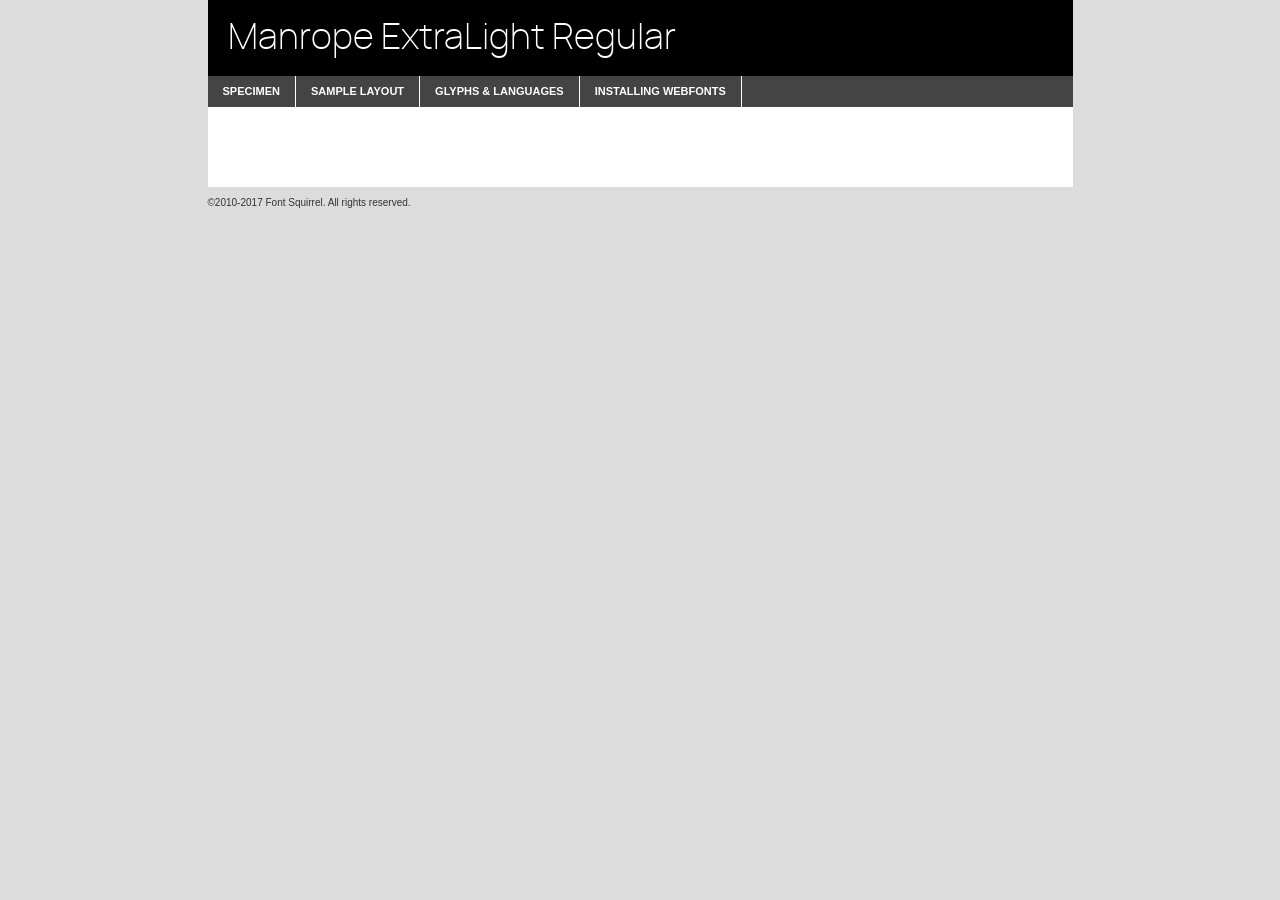
<file: fonts/manrope-extralight-demo.html>
<!DOCTYPE html PUBLIC "-//W3C//DTD XHTML 1.0 Transitional//EN"
        "http://www.w3.org/TR/xhtml1/DTD/xhtml1-transitional.dtd">

<html xmlns="http://www.w3.org/1999/xhtml" xml:lang="en" lang="en">
<head>
    <meta http-equiv="Content-Type" content="text/html; charset=utf-8"/>
    <script src="http://ajax.googleapis.com/ajax/libs/jquery/1.7.2/jquery.min.js" type="text/javascript" charset="utf-8"></script>
    <script type="text/javascript">
		(function($) {
			$.fn.easyTabs = function(option) {
				var param = jQuery.extend({ fadeSpeed: 'fast', defaultContent: 1, activeClass: 'active' }, option);
				$(this).each(function() {
					var thisId = '#' + this.id;
					if ( param.defaultContent == '' )
					{
						param.defaultContent = 1;
					}
					if ( typeof param.defaultContent == 'number' )
					{
						var defaultTab = $(thisId + ' .tabs li:eq(' + (param.defaultContent - 1) + ') a').attr('href').substr(1);
					}
					else
					{
						var defaultTab = param.defaultContent;
					}
					$(thisId + ' .tabs li a').each(function() {
						var tabToHide = $(this).attr('href').substr(1);
						$('#' + tabToHide).addClass('easytabs-tab-content');
					});
					hideAll();
					changeContent(defaultTab);

					function hideAll() {$(thisId + ' .easytabs-tab-content').hide();}

					function changeContent(tabId)
					{
						hideAll();
						$(thisId + ' .tabs li').removeClass(param.activeClass);
						$(thisId + ' .tabs li a[href=#' + tabId + ']').closest('li').addClass(param.activeClass);
						if ( param.fadeSpeed != 'none' )
						{
							$(thisId + ' #' + tabId).fadeIn(param.fadeSpeed);
						}
						else
						{
							$(thisId + ' #' + tabId).show();
						}
					}

					$(thisId + ' .tabs li').click(function() {
						var tabId = $(this).find('a').attr('href').substr(1);
						changeContent(tabId);
						return false;
					});
				});
			}
		})(jQuery);
    </script>
    <link rel="stylesheet" href="specimen_files/specimen_stylesheet.css" type="text/css" charset="utf-8"/>
    <link rel="stylesheet" href="stylesheet.css" type="text/css" charset="utf-8"/>

    <style type="text/css">
        		body {
			font-family: 'manropeextralight';
        		}

            </style>

    <title>Manrope ExtraLight Regular Specimen</title>


    <script type="text/javascript" charset="utf-8">
		$(document).ready(function() {
			$('#container').easyTabs({ defaultContent: 1 });
		});
    </script>
</head>

<body>
<div id="container">
    <div id="header">
		Manrope ExtraLight Regular    </div>
    <ul class="tabs">
        <li><a href="#specimen">Specimen</a></li>
        <li><a href="#layout">Sample Layout</a></li>
                <li><a href="#glyphs">Glyphs &amp; Languages</a></li>
        <li><a href="#installing">Installing Webfonts</a></li>

    </ul>

    <div id="main_content">


        <div id="specimen">

            <div class="section">
                <div class="grid12 firstcol">
                    <div class="huge">AaBb</div>
                </div>
            </div>

            <div class="section">
                <div class="glyph_range">A&#x200B;B&#x200b;C&#x200b;D&#x200b;E&#x200b;F&#x200b;G&#x200b;H&#x200b;I&#x200b;J&#x200b;K&#x200b;L&#x200b;M&#x200b;N&#x200b;O&#x200b;P&#x200b;Q&#x200b;R&#x200b;S&#x200b;T&#x200b;U&#x200b;V&#x200b;W&#x200b;X&#x200b;Y&#x200b;Z&#x200b;a&#x200b;b&#x200b;c&#x200b;d&#x200b;e&#x200b;f&#x200b;g&#x200b;h&#x200b;i&#x200b;j&#x200b;k&#x200b;l&#x200b;m&#x200b;n&#x200b;o&#x200b;p&#x200b;q&#x200b;r&#x200b;s&#x200b;t&#x200b;u&#x200b;v&#x200b;w&#x200b;x&#x200b;y&#x200b;z&#x200b;1&#x200b;2&#x200b;3&#x200b;4&#x200b;5&#x200b;6&#x200b;7&#x200b;8&#x200b;9&#x200b;0&#x200b;&amp;&#x200b;.&#x200b;,&#x200b;?&#x200b;!&#x200b;&#64;&#x200b;(&#x200b;)&#x200b;#&#x200b;$&#x200b;%&#x200b;*&#x200b;+&#x200b;-&#x200b;=&#x200b;:&#x200b;;</div>
            </div>
            <div class="section">
                <div class="grid12 firstcol">
                    <table class="sample_table">
                        <tr>
                            <td>10</td>
                            <td class="size10">abcdefghijklmnopqrstuvwxyzABCDEFGHIJKLMNOPQRSTUVWXYZ0123456789abcdefghijklmnopqrstuvwxyzABCDEFGHIJKLMNOPQRSTUVWXYZ0123456789abcdefghijklmnopqrstuvwxyzABCDEFGHIJKLMNOPQRSTUVWXYZ</td>
                        </tr>
                        <tr>
                            <td>11</td>
                            <td class="size11">abcdefghijklmnopqrstuvwxyzABCDEFGHIJKLMNOPQRSTUVWXYZ0123456789abcdefghijklmnopqrstuvwxyzABCDEFGHIJKLMNOPQRSTUVWXYZ0123456789abcdefghijklmnopqrstuvwxyzABCDEFGHIJKLMNOPQRSTUVWXYZ</td>
                        </tr>
                        <tr>
                            <td>12</td>
                            <td class="size12">abcdefghijklmnopqrstuvwxyzABCDEFGHIJKLMNOPQRSTUVWXYZ0123456789abcdefghijklmnopqrstuvwxyzABCDEFGHIJKLMNOPQRSTUVWXYZ0123456789abcdefghijklmnopqrstuvwxyzABCDEFGHIJKLMNOPQRSTUVWXYZ</td>
                        </tr>
                        <tr>
                            <td>13</td>
                            <td class="size13">abcdefghijklmnopqrstuvwxyzABCDEFGHIJKLMNOPQRSTUVWXYZ0123456789abcdefghijklmnopqrstuvwxyzABCDEFGHIJKLMNOPQRSTUVWXYZ0123456789abcdefghijklmnopqrstuvwxyzABCDEFGHIJKLMNOPQRSTUVWXYZ</td>
                        </tr>
                        <tr>
                            <td>14</td>
                            <td class="size14">abcdefghijklmnopqrstuvwxyzABCDEFGHIJKLMNOPQRSTUVWXYZ0123456789abcdefghijklmnopqrstuvwxyzABCDEFGHIJKLMNOPQRSTUVWXYZ0123456789abcdefghijklmnopqrstuvwxyzABCDEFGHIJKLMNOPQRSTUVWXYZ</td>
                        </tr>
                        <tr>
                            <td>16</td>
                            <td class="size16">abcdefghijklmnopqrstuvwxyzABCDEFGHIJKLMNOPQRSTUVWXYZ0123456789abcdefghijklmnopqrstuvwxyzABCDEFGHIJKLMNOPQRSTUVWXYZ</td>
                        </tr>
                        <tr>
                            <td>18</td>
                            <td class="size18">abcdefghijklmnopqrstuvwxyzABCDEFGHIJKLMNOPQRSTUVWXYZ0123456789abcdefghijklmnopqrstuvwxyzABCDEFGHIJKLMNOPQRSTUVWXYZ</td>
                        </tr>
                        <tr>
                            <td>20</td>
                            <td class="size20">abcdefghijklmnopqrstuvwxyzABCDEFGHIJKLMNOPQRSTUVWXYZ0123456789abcdefghijklmnopqrstuvwxyzABCDEFGHIJKLMNOPQRSTUVWXYZ</td>
                        </tr>
                        <tr>
                            <td>24</td>
                            <td class="size24">abcdefghijklmnopqrstuvwxyzABCDEFGHIJKLMNOPQRSTUVWXYZ0123456789abcdefghijklmnopqrstuvwxyzABCDEFGHIJKLMNOPQRSTUVWXYZ</td>
                        </tr>
                        <tr>
                            <td>30</td>
                            <td class="size30">abcdefghijklmnopqrstuvwxyzABCDEFGHIJKLMNOPQRSTUVWXYZ0123456789abcdefghijklmnopqrstuvwxyzABCDEFGHIJKLMNOPQRSTUVWXYZ</td>
                        </tr>
                        <tr>
                            <td>36</td>
                            <td class="size36">abcdefghijklmnopqrstuvwxyzABCDEFGHIJKLMNOPQRSTUVWXYZ0123456789abcdefghijklmnopqrstuvwxyzABCDEFGHIJKLMNOPQRSTUVWXYZ</td>
                        </tr>
                        <tr>
                            <td>48</td>
                            <td class="size48">abcdefghijklmnopqrstuvwxyzABCDEFGHIJKLMNOPQRSTUVWXYZ0123456789abcdefghijklmnopqrstuvwxyzABCDEFGHIJKLMNOPQRSTUVWXYZ</td>
                        </tr>
                        <tr>
                            <td>60</td>
                            <td class="size60">abcdefghijklmnopqrstuvwxyzABCDEFGHIJKLMNOPQRSTUVWXYZ0123456789abcdefghijklmnopqrstuvwxyzABCDEFGHIJKLMNOPQRSTUVWXYZ</td>
                        </tr>
                        <tr>
                            <td>72</td>
                            <td class="size72">abcdefghijklmnopqrstuvwxyzABCDEFGHIJKLMNOPQRSTUVWXYZ0123456789abcdefghijklmnopqrstuvwxyzABCDEFGHIJKLMNOPQRSTUVWXYZ</td>
                        </tr>
                        <tr>
                            <td>90</td>
                            <td class="size90">abcdefghijklmnopqrstuvwxyzABCDEFGHIJKLMNOPQRSTUVWXYZ0123456789abcdefghijklmnopqrstuvwxyzABCDEFGHIJKLMNOPQRSTUVWXYZ</td>
                        </tr>
                    </table>

                </div>

            </div>


            <div class="section" id="bodycomparison">


                <div id="xheight">
                    <div class="fontbody">&#x25FC;&#x25FC;&#x25FC;&#x25FC;&#x25FC;&#x25FC;&#x25FC;&#x25FC;&#x25FC;&#x25FC;&#x25FC;&#x25FC;&#x25FC;&#x25FC;&#x25FC;&#x25FC;&#x25FC;&#x25FC;&#x25FC;&#x25FC;&#x25FC;&#x25FC;&#x25FC;&#x25FC;&#x25FC;&#x25FC;&#x25FC;&#x25FC;&#x25FC;&#x25FC;&#x25FC;&#x25FC;&#x25FC;&#x25FC;&#x25FC;&#x25FC;&#x25FC;&#x25FC;&#x25FC;&#x25FC;&#x25FC;&#x25FC;&#x25FC;&#x25FC;&#x25FC;&#x25FC;&#x25FC;&#x25FC;&#x25FC;&#x25FC;&#x25FC;&#x25FC;&#x25FC;&#x25FC;&#x25FC;&#x25FC;&#x25FC;&#x25FC;&#x25FC;&#x25FC;&#x25FC;&#x25FC;&#x25FC;&#x25FC;&#x25FC;&#x25FC;&#x25FC;&#x25FC;&#x25FC;&#x25FC;&#x25FC;&#x25FC;&#x25FC;&#x25FC;&#x25FC;&#x25FC;&#x25FC;&#x25FC;&#x25FC;&#x25FC;&#x25FC;&#x25FC;&#x25FC;&#x25FC;&#x25FC;&#x25FC;&#x25FC;&#x25FC;&#x25FC;&#x25FC;&#x25FC;&#x25FC;&#x25FC;&#x25FC;&#x25FC;&#x25FC;&#x25FC;&#x25FC;&#x25FC;body</div>
                    <div class="arialbody">body</div>
                    <div class="verdanabody">body</div>
                    <div class="georgiabody">body</div>
                </div>
                <div class="fontbody" style="z-index:1">
                    body<span>Manrope ExtraLight Regular</span>
                </div>
                <div class="arialbody" style="z-index:1">
                    body<span>Arial</span>
                </div>
                <div class="verdanabody" style="z-index:1">
                    body<span>Verdana</span>
                </div>
                <div class="georgiabody" style="z-index:1">
                    body<span>Georgia</span>
                </div>


            </div>


            <div class="section psample psample_row1" id="">

                <div class="grid2 firstcol">
                    <p class="size10"><span>10.</span>Aenean lacinia bibendum nulla sed consectetur. Fusce dapibus, tellus ac cursus commodo, tortor mauris condimentum nibh, ut fermentum massa justo sit amet risus. Nullam id dolor id nibh ultricies vehicula ut id elit. Cum sociis natoque penatibus et magnis dis parturient montes, nascetur ridiculus mus. Nulla vitae elit libero, a pharetra augue.</p>

                </div>
                <div class="grid3">
                    <p class="size11"><span>11.</span>Aenean lacinia bibendum nulla sed consectetur. Fusce dapibus, tellus ac cursus commodo, tortor mauris condimentum nibh, ut fermentum massa justo sit amet risus. Nullam id dolor id nibh ultricies vehicula ut id elit. Cum sociis natoque penatibus et magnis dis parturient montes, nascetur ridiculus mus. Nulla vitae elit libero, a pharetra augue.</p>

                </div>
                <div class="grid3">
                    <p class="size12"><span>12.</span>Aenean lacinia bibendum nulla sed consectetur. Fusce dapibus, tellus ac cursus commodo, tortor mauris condimentum nibh, ut fermentum massa justo sit amet risus. Nullam id dolor id nibh ultricies vehicula ut id elit. Cum sociis natoque penatibus et magnis dis parturient montes, nascetur ridiculus mus. Nulla vitae elit libero, a pharetra augue.</p>

                </div>
                <div class="grid4">
                    <p class="size13"><span>13.</span>Aenean lacinia bibendum nulla sed consectetur. Fusce dapibus, tellus ac cursus commodo, tortor mauris condimentum nibh, ut fermentum massa justo sit amet risus. Nullam id dolor id nibh ultricies vehicula ut id elit. Cum sociis natoque penatibus et magnis dis parturient montes, nascetur ridiculus mus. Nulla vitae elit libero, a pharetra augue.</p>

                </div>
                <div class="white_blend"></div>

            </div>
            <div class="section psample psample_row2" id="">
                <div class="grid3 firstcol">
                    <p class="size14"><span>14.</span>Aenean lacinia bibendum nulla sed consectetur. Fusce dapibus, tellus ac cursus commodo, tortor mauris condimentum nibh, ut fermentum massa justo sit amet risus. Nullam id dolor id nibh ultricies vehicula ut id elit. Cum sociis natoque penatibus et magnis dis parturient montes, nascetur ridiculus mus. Nulla vitae elit libero, a pharetra augue.</p>

                </div>
                <div class="grid4">
                    <p class="size16"><span>16.</span>Aenean lacinia bibendum nulla sed consectetur. Fusce dapibus, tellus ac cursus commodo, tortor mauris condimentum nibh, ut fermentum massa justo sit amet risus. Nullam id dolor id nibh ultricies vehicula ut id elit. Cum sociis natoque penatibus et magnis dis parturient montes, nascetur ridiculus mus. Nulla vitae elit libero, a pharetra augue.</p>

                </div>
                <div class="grid5">
                    <p class="size18"><span>18.</span>Aenean lacinia bibendum nulla sed consectetur. Fusce dapibus, tellus ac cursus commodo, tortor mauris condimentum nibh, ut fermentum massa justo sit amet risus. Nullam id dolor id nibh ultricies vehicula ut id elit. Cum sociis natoque penatibus et magnis dis parturient montes, nascetur ridiculus mus. Nulla vitae elit libero, a pharetra augue.</p>

                </div>

                <div class="white_blend"></div>

            </div>

            <div class="section psample psample_row3" id="">
                <div class="grid5 firstcol">
                    <p class="size20"><span>20.</span>Aenean lacinia bibendum nulla sed consectetur. Fusce dapibus, tellus ac cursus commodo, tortor mauris condimentum nibh, ut fermentum massa justo sit amet risus. Nullam id dolor id nibh ultricies vehicula ut id elit. Cum sociis natoque penatibus et magnis dis parturient montes, nascetur ridiculus mus. Nulla vitae elit libero, a pharetra augue.</p>
                </div>
                <div class="grid7">
                    <p class="size24"><span>24.</span>Aenean lacinia bibendum nulla sed consectetur. Fusce dapibus, tellus ac cursus commodo, tortor mauris condimentum nibh, ut fermentum massa justo sit amet risus. Nullam id dolor id nibh ultricies vehicula ut id elit. Cum sociis natoque penatibus et magnis dis parturient montes, nascetur ridiculus mus. Nulla vitae elit libero, a pharetra augue.</p>
                </div>

                <div class="white_blend"></div>

            </div>

            <div class="section psample psample_row4" id="">
                <div class="grid12 firstcol">
                    <p class="size30"><span>30.</span>Aenean lacinia bibendum nulla sed consectetur. Fusce dapibus, tellus ac cursus commodo, tortor mauris condimentum nibh, ut fermentum massa justo sit amet risus. Nullam id dolor id nibh ultricies vehicula ut id elit. Cum sociis natoque penatibus et magnis dis parturient montes, nascetur ridiculus mus. Nulla vitae elit libero, a pharetra augue.</p>
                </div>
                <div class="white_blend"></div>

            </div>


            <div class="section psample psample_row1 fullreverse">
                <div class="grid2 firstcol">
                    <p class="size10"><span>10.</span>Aenean lacinia bibendum nulla sed consectetur. Fusce dapibus, tellus ac cursus commodo, tortor mauris condimentum nibh, ut fermentum massa justo sit amet risus. Nullam id dolor id nibh ultricies vehicula ut id elit. Cum sociis natoque penatibus et magnis dis parturient montes, nascetur ridiculus mus. Nulla vitae elit libero, a pharetra augue.</p>

                </div>
                <div class="grid3">
                    <p class="size11"><span>11.</span>Aenean lacinia bibendum nulla sed consectetur. Fusce dapibus, tellus ac cursus commodo, tortor mauris condimentum nibh, ut fermentum massa justo sit amet risus. Nullam id dolor id nibh ultricies vehicula ut id elit. Cum sociis natoque penatibus et magnis dis parturient montes, nascetur ridiculus mus. Nulla vitae elit libero, a pharetra augue.</p>

                </div>
                <div class="grid3">
                    <p class="size12"><span>12.</span>Aenean lacinia bibendum nulla sed consectetur. Fusce dapibus, tellus ac cursus commodo, tortor mauris condimentum nibh, ut fermentum massa justo sit amet risus. Nullam id dolor id nibh ultricies vehicula ut id elit. Cum sociis natoque penatibus et magnis dis parturient montes, nascetur ridiculus mus. Nulla vitae elit libero, a pharetra augue.</p>

                </div>
                <div class="grid4">
                    <p class="size13"><span>13.</span>Aenean lacinia bibendum nulla sed consectetur. Fusce dapibus, tellus ac cursus commodo, tortor mauris condimentum nibh, ut fermentum massa justo sit amet risus. Nullam id dolor id nibh ultricies vehicula ut id elit. Cum sociis natoque penatibus et magnis dis parturient montes, nascetur ridiculus mus. Nulla vitae elit libero, a pharetra augue.</p>

                </div>
                <div class="black_blend"></div>

            </div>

            <div class="section psample psample_row2 fullreverse">
                <div class="grid3 firstcol">
                    <p class="size14"><span>14.</span>Aenean lacinia bibendum nulla sed consectetur. Fusce dapibus, tellus ac cursus commodo, tortor mauris condimentum nibh, ut fermentum massa justo sit amet risus. Nullam id dolor id nibh ultricies vehicula ut id elit. Cum sociis natoque penatibus et magnis dis parturient montes, nascetur ridiculus mus. Nulla vitae elit libero, a pharetra augue.</p>

                </div>
                <div class="grid4">
                    <p class="size16"><span>16.</span>Aenean lacinia bibendum nulla sed consectetur. Fusce dapibus, tellus ac cursus commodo, tortor mauris condimentum nibh, ut fermentum massa justo sit amet risus. Nullam id dolor id nibh ultricies vehicula ut id elit. Cum sociis natoque penatibus et magnis dis parturient montes, nascetur ridiculus mus. Nulla vitae elit libero, a pharetra augue.</p>

                </div>
                <div class="grid5">
                    <p class="size18"><span>18.</span>Aenean lacinia bibendum nulla sed consectetur. Fusce dapibus, tellus ac cursus commodo, tortor mauris condimentum nibh, ut fermentum massa justo sit amet risus. Nullam id dolor id nibh ultricies vehicula ut id elit. Cum sociis natoque penatibus et magnis dis parturient montes, nascetur ridiculus mus. Nulla vitae elit libero, a pharetra augue.</p>

                </div>
                <div class="black_blend"></div>

            </div>

            <div class="section psample fullreverse psample_row3" id="">
                <div class="grid5 firstcol">
                    <p class="size20"><span>20.</span>Aenean lacinia bibendum nulla sed consectetur. Fusce dapibus, tellus ac cursus commodo, tortor mauris condimentum nibh, ut fermentum massa justo sit amet risus. Nullam id dolor id nibh ultricies vehicula ut id elit. Cum sociis natoque penatibus et magnis dis parturient montes, nascetur ridiculus mus. Nulla vitae elit libero, a pharetra augue.</p>
                </div>
                <div class="grid7">
                    <p class="size24"><span>24.</span>Aenean lacinia bibendum nulla sed consectetur. Fusce dapibus, tellus ac cursus commodo, tortor mauris condimentum nibh, ut fermentum massa justo sit amet risus. Nullam id dolor id nibh ultricies vehicula ut id elit. Cum sociis natoque penatibus et magnis dis parturient montes, nascetur ridiculus mus. Nulla vitae elit libero, a pharetra augue.</p>
                </div>

                <div class="black_blend"></div>

            </div>

            <div class="section psample fullreverse psample_row4" id="" style="border-bottom: 20px #000 solid;">
                <div class="grid12 firstcol">
                    <p class="size30"><span>30.</span>Aenean lacinia bibendum nulla sed consectetur. Fusce dapibus, tellus ac cursus commodo, tortor mauris condimentum nibh, ut fermentum massa justo sit amet risus. Nullam id dolor id nibh ultricies vehicula ut id elit. Cum sociis natoque penatibus et magnis dis parturient montes, nascetur ridiculus mus. Nulla vitae elit libero, a pharetra augue.</p>
                </div>
                <div class="black_blend"></div>

            </div>


        </div>

        <div id="layout">

            <div class="section">

                <div class="grid12 firstcol">
                    <h1>Lorem Ipsum Dolor</h1>
                    <h2>Etiam porta sem malesuada magna mollis euismod</h2>

                    <p class="byline">By <a href="#link">Aenean Lacinia</a></p>
                </div>
            </div>
            <div class="section">
                <div class="grid8 firstcol">
                    <p class="large">Donec sed odio dui. Morbi leo risus, porta ac consectetur ac, vestibulum at eros. Fusce dapibus, tellus ac cursus commodo, tortor mauris condimentum nibh, ut fermentum massa justo sit amet risus. </p>


                    <h3>Pellentesque ornare sem</h3>

                    <p>Maecenas sed diam eget risus varius blandit sit amet non magna. Maecenas faucibus mollis interdum. Donec ullamcorper nulla non metus auctor fringilla. Nullam id dolor id nibh ultricies vehicula ut id elit. Nullam id dolor id nibh ultricies vehicula ut id elit. </p>

                    <p>Aenean eu leo quam. Pellentesque ornare sem lacinia quam venenatis vestibulum. Lorem ipsum dolor sit amet, consectetur adipiscing elit. Cum sociis natoque penatibus et magnis dis parturient montes, nascetur ridiculus mus. </p>

                    <p>Nulla vitae elit libero, a pharetra augue. Praesent commodo cursus magna, vel scelerisque nisl consectetur et. Aenean lacinia bibendum nulla sed consectetur. </p>

                    <p>Nullam quis risus eget urna mollis ornare vel eu leo. Nullam quis risus eget urna mollis ornare vel eu leo. Maecenas sed diam eget risus varius blandit sit amet non magna. Donec ullamcorper nulla non metus auctor fringilla. </p>

                    <h3>Cras mattis consectetur</h3>

                    <p>Aenean eu leo quam. Pellentesque ornare sem lacinia quam venenatis vestibulum. Aenean lacinia bibendum nulla sed consectetur. Integer posuere erat a ante venenatis dapibus posuere velit aliquet. Cras mattis consectetur purus sit amet fermentum. </p>

                    <p>Nullam id dolor id nibh ultricies vehicula ut id elit. Nullam quis risus eget urna mollis ornare vel eu leo. Cras mattis consectetur purus sit amet fermentum.</p>
                </div>

                <div class="grid4 sidebar">

                    <div class="box reverse">
                        <p class="last">Nullam quis risus eget urna mollis ornare vel eu leo. Donec ullamcorper nulla non metus auctor fringilla. Cras mattis consectetur purus sit amet fermentum. Sed posuere consectetur est at lobortis. Lorem ipsum dolor sit amet, consectetur adipiscing elit. </p>
                    </div>

                    <p class="caption">Maecenas sed diam eget risus varius.</p>

                    <p>Vestibulum id ligula porta felis euismod semper. Integer posuere erat a ante venenatis dapibus posuere velit aliquet. Vestibulum id ligula porta felis euismod semper. Sed posuere consectetur est at lobortis. Maecenas sed diam eget risus varius blandit sit amet non magna. Fusce dapibus, tellus ac cursus commodo, tortor mauris condimentum nibh, ut fermentum massa justo sit amet risus. </p>


                    <p>Duis mollis, est non commodo luctus, nisi erat porttitor ligula, eget lacinia odio sem nec elit. Aenean lacinia bibendum nulla sed consectetur. Vivamus sagittis lacus vel augue laoreet rutrum faucibus dolor auctor. Aenean lacinia bibendum nulla sed consectetur. Nullam quis risus eget urna mollis ornare vel eu leo. </p>

                    <p>Praesent commodo cursus magna, vel scelerisque nisl consectetur et. Donec ullamcorper nulla non metus auctor fringilla. Maecenas faucibus mollis interdum. Fusce dapibus, tellus ac cursus commodo, tortor mauris condimentum nibh, ut fermentum massa justo sit amet risus. </p>

                </div>
            </div>

        </div>


		

        <div id="glyphs">
            <div class="section">
                <div class="grid12 firstcol">

                    <h1>Language Support</h1>
                    <p>The subset of Manrope ExtraLight Regular in this kit supports the following languages:<br/>

						Albanian, Basque, Breton, Chamorro, Danish, Dutch, English, Faroese, Finnish, French, Frisian, Galician, German, Icelandic, Italian, Malagasy, Norwegian, Portuguese, Spanish, Alsatian, Aragonese, Arapaho, Arrernte, Asturian, Aymara, Bislama, Cebuano, Corsican, Fijian, French_creole, Genoese, Gilbertese, Greenlandic, Haitian_creole, Hiligaynon, Hmong, Hopi, Ibanag, Iloko_ilokano, Indonesian, Interglossa_glosa, Interlingua, Irish_gaelic, Jerriais, Lojban, Lombard, Luxembourgeois, Manx, Mohawk, Norfolk_pitcairnese, Occitan, Oromo, Pangasinan, Papiamento, Piedmontese, Potawatomi, Rhaeto-romance, Romansh, Rotokas, Sami_lule, Samoan, Sardinian, Scots_gaelic, Seychelles_creole, Shona, Sicilian, Somali, Southern_ndebele, Swahili, Swati_swazi, Tagalog_filipino_pilipino, Tetum, Tok_pisin, Uyghur_latinized, Volapuk, Walloon, Warlpiri, Xhosa, Yapese, Zulu, Latinbasic, Ubasic, Demo                    </p>
                    <h1>Glyph Chart</h1>
                    <p>The subset of Manrope ExtraLight Regular in this kit includes all the glyphs listed below. Unicode entities are included above each glyph to help you insert individual characters into your layout.</p>
                    <div id="glyph_chart">

						                            							                                <div><p>&amp;#13;</p>&#13;</div>
																				                                <div><p>&amp;#32;</p>&#32;</div>
																				                                <div><p>&amp;#33;</p>&#33;</div>
																				                                <div><p>&amp;#34;</p>&#34;</div>
																				                                <div><p>&amp;#35;</p>&#35;</div>
																				                                <div><p>&amp;#36;</p>&#36;</div>
																				                                <div><p>&amp;#37;</p>&#37;</div>
																				                                <div><p>&amp;#38;</p>&#38;</div>
																				                                <div><p>&amp;#39;</p>&#39;</div>
																				                                <div><p>&amp;#40;</p>&#40;</div>
																				                                <div><p>&amp;#41;</p>&#41;</div>
																				                                <div><p>&amp;#42;</p>&#42;</div>
																				                                <div><p>&amp;#43;</p>&#43;</div>
																				                                <div><p>&amp;#44;</p>&#44;</div>
																				                                <div><p>&amp;#45;</p>&#45;</div>
																				                                <div><p>&amp;#46;</p>&#46;</div>
																				                                <div><p>&amp;#47;</p>&#47;</div>
																				                                <div><p>&amp;#48;</p>&#48;</div>
																				                                <div><p>&amp;#49;</p>&#49;</div>
																				                                <div><p>&amp;#50;</p>&#50;</div>
																				                                <div><p>&amp;#51;</p>&#51;</div>
																				                                <div><p>&amp;#52;</p>&#52;</div>
																				                                <div><p>&amp;#53;</p>&#53;</div>
																				                                <div><p>&amp;#54;</p>&#54;</div>
																				                                <div><p>&amp;#55;</p>&#55;</div>
																				                                <div><p>&amp;#56;</p>&#56;</div>
																				                                <div><p>&amp;#57;</p>&#57;</div>
																				                                <div><p>&amp;#58;</p>&#58;</div>
																				                                <div><p>&amp;#59;</p>&#59;</div>
																				                                <div><p>&amp;#60;</p>&#60;</div>
																				                                <div><p>&amp;#61;</p>&#61;</div>
																				                                <div><p>&amp;#62;</p>&#62;</div>
																				                                <div><p>&amp;#63;</p>&#63;</div>
																				                                <div><p>&amp;#64;</p>&#64;</div>
																				                                <div><p>&amp;#65;</p>&#65;</div>
																				                                <div><p>&amp;#66;</p>&#66;</div>
																				                                <div><p>&amp;#67;</p>&#67;</div>
																				                                <div><p>&amp;#68;</p>&#68;</div>
																				                                <div><p>&amp;#69;</p>&#69;</div>
																				                                <div><p>&amp;#70;</p>&#70;</div>
																				                                <div><p>&amp;#71;</p>&#71;</div>
																				                                <div><p>&amp;#72;</p>&#72;</div>
																				                                <div><p>&amp;#73;</p>&#73;</div>
																				                                <div><p>&amp;#74;</p>&#74;</div>
																				                                <div><p>&amp;#75;</p>&#75;</div>
																				                                <div><p>&amp;#76;</p>&#76;</div>
																				                                <div><p>&amp;#77;</p>&#77;</div>
																				                                <div><p>&amp;#78;</p>&#78;</div>
																				                                <div><p>&amp;#79;</p>&#79;</div>
																				                                <div><p>&amp;#80;</p>&#80;</div>
																				                                <div><p>&amp;#81;</p>&#81;</div>
																				                                <div><p>&amp;#82;</p>&#82;</div>
																				                                <div><p>&amp;#83;</p>&#83;</div>
																				                                <div><p>&amp;#84;</p>&#84;</div>
																				                                <div><p>&amp;#85;</p>&#85;</div>
																				                                <div><p>&amp;#86;</p>&#86;</div>
																				                                <div><p>&amp;#87;</p>&#87;</div>
																				                                <div><p>&amp;#88;</p>&#88;</div>
																				                                <div><p>&amp;#89;</p>&#89;</div>
																				                                <div><p>&amp;#90;</p>&#90;</div>
																				                                <div><p>&amp;#91;</p>&#91;</div>
																				                                <div><p>&amp;#92;</p>&#92;</div>
																				                                <div><p>&amp;#93;</p>&#93;</div>
																				                                <div><p>&amp;#94;</p>&#94;</div>
																				                                <div><p>&amp;#95;</p>&#95;</div>
																				                                <div><p>&amp;#96;</p>&#96;</div>
																				                                <div><p>&amp;#97;</p>&#97;</div>
																				                                <div><p>&amp;#98;</p>&#98;</div>
																				                                <div><p>&amp;#99;</p>&#99;</div>
																				                                <div><p>&amp;#100;</p>&#100;</div>
																				                                <div><p>&amp;#101;</p>&#101;</div>
																				                                <div><p>&amp;#102;</p>&#102;</div>
																				                                <div><p>&amp;#103;</p>&#103;</div>
																				                                <div><p>&amp;#104;</p>&#104;</div>
																				                                <div><p>&amp;#105;</p>&#105;</div>
																				                                <div><p>&amp;#106;</p>&#106;</div>
																				                                <div><p>&amp;#107;</p>&#107;</div>
																				                                <div><p>&amp;#108;</p>&#108;</div>
																				                                <div><p>&amp;#109;</p>&#109;</div>
																				                                <div><p>&amp;#110;</p>&#110;</div>
																				                                <div><p>&amp;#111;</p>&#111;</div>
																				                                <div><p>&amp;#112;</p>&#112;</div>
																				                                <div><p>&amp;#113;</p>&#113;</div>
																				                                <div><p>&amp;#114;</p>&#114;</div>
																				                                <div><p>&amp;#115;</p>&#115;</div>
																				                                <div><p>&amp;#116;</p>&#116;</div>
																				                                <div><p>&amp;#117;</p>&#117;</div>
																				                                <div><p>&amp;#118;</p>&#118;</div>
																				                                <div><p>&amp;#119;</p>&#119;</div>
																				                                <div><p>&amp;#120;</p>&#120;</div>
																				                                <div><p>&amp;#121;</p>&#121;</div>
																				                                <div><p>&amp;#122;</p>&#122;</div>
																				                                <div><p>&amp;#123;</p>&#123;</div>
																				                                <div><p>&amp;#124;</p>&#124;</div>
																				                                <div><p>&amp;#125;</p>&#125;</div>
																				                                <div><p>&amp;#126;</p>&#126;</div>
																				                                <div><p>&amp;#160;</p>&#160;</div>
																				                                <div><p>&amp;#161;</p>&#161;</div>
																				                                <div><p>&amp;#162;</p>&#162;</div>
																				                                <div><p>&amp;#163;</p>&#163;</div>
																				                                <div><p>&amp;#164;</p>&#164;</div>
																				                                <div><p>&amp;#165;</p>&#165;</div>
																				                                <div><p>&amp;#166;</p>&#166;</div>
																				                                <div><p>&amp;#167;</p>&#167;</div>
																				                                <div><p>&amp;#168;</p>&#168;</div>
																				                                <div><p>&amp;#169;</p>&#169;</div>
																				                                <div><p>&amp;#170;</p>&#170;</div>
																				                                <div><p>&amp;#171;</p>&#171;</div>
																				                                <div><p>&amp;#172;</p>&#172;</div>
																				                                <div><p>&amp;#173;</p>&#173;</div>
																				                                <div><p>&amp;#174;</p>&#174;</div>
																				                                <div><p>&amp;#175;</p>&#175;</div>
																				                                <div><p>&amp;#176;</p>&#176;</div>
																				                                <div><p>&amp;#177;</p>&#177;</div>
																				                                <div><p>&amp;#178;</p>&#178;</div>
																				                                <div><p>&amp;#179;</p>&#179;</div>
																				                                <div><p>&amp;#180;</p>&#180;</div>
																				                                <div><p>&amp;#181;</p>&#181;</div>
																				                                <div><p>&amp;#182;</p>&#182;</div>
																				                                <div><p>&amp;#183;</p>&#183;</div>
																				                                <div><p>&amp;#184;</p>&#184;</div>
																				                                <div><p>&amp;#185;</p>&#185;</div>
																				                                <div><p>&amp;#186;</p>&#186;</div>
																				                                <div><p>&amp;#187;</p>&#187;</div>
																				                                <div><p>&amp;#188;</p>&#188;</div>
																				                                <div><p>&amp;#189;</p>&#189;</div>
																				                                <div><p>&amp;#190;</p>&#190;</div>
																				                                <div><p>&amp;#191;</p>&#191;</div>
																				                                <div><p>&amp;#192;</p>&#192;</div>
																				                                <div><p>&amp;#193;</p>&#193;</div>
																				                                <div><p>&amp;#194;</p>&#194;</div>
																				                                <div><p>&amp;#195;</p>&#195;</div>
																				                                <div><p>&amp;#196;</p>&#196;</div>
																				                                <div><p>&amp;#197;</p>&#197;</div>
																				                                <div><p>&amp;#198;</p>&#198;</div>
																				                                <div><p>&amp;#199;</p>&#199;</div>
																				                                <div><p>&amp;#200;</p>&#200;</div>
																				                                <div><p>&amp;#201;</p>&#201;</div>
																				                                <div><p>&amp;#202;</p>&#202;</div>
																				                                <div><p>&amp;#203;</p>&#203;</div>
																				                                <div><p>&amp;#204;</p>&#204;</div>
																				                                <div><p>&amp;#205;</p>&#205;</div>
																				                                <div><p>&amp;#206;</p>&#206;</div>
																				                                <div><p>&amp;#207;</p>&#207;</div>
																				                                <div><p>&amp;#208;</p>&#208;</div>
																				                                <div><p>&amp;#209;</p>&#209;</div>
																				                                <div><p>&amp;#210;</p>&#210;</div>
																				                                <div><p>&amp;#211;</p>&#211;</div>
																				                                <div><p>&amp;#212;</p>&#212;</div>
																				                                <div><p>&amp;#213;</p>&#213;</div>
																				                                <div><p>&amp;#214;</p>&#214;</div>
																				                                <div><p>&amp;#215;</p>&#215;</div>
																				                                <div><p>&amp;#216;</p>&#216;</div>
																				                                <div><p>&amp;#217;</p>&#217;</div>
																				                                <div><p>&amp;#218;</p>&#218;</div>
																				                                <div><p>&amp;#219;</p>&#219;</div>
																				                                <div><p>&amp;#220;</p>&#220;</div>
																				                                <div><p>&amp;#221;</p>&#221;</div>
																				                                <div><p>&amp;#222;</p>&#222;</div>
																				                                <div><p>&amp;#223;</p>&#223;</div>
																				                                <div><p>&amp;#224;</p>&#224;</div>
																				                                <div><p>&amp;#225;</p>&#225;</div>
																				                                <div><p>&amp;#226;</p>&#226;</div>
																				                                <div><p>&amp;#227;</p>&#227;</div>
																				                                <div><p>&amp;#228;</p>&#228;</div>
																				                                <div><p>&amp;#229;</p>&#229;</div>
																				                                <div><p>&amp;#230;</p>&#230;</div>
																				                                <div><p>&amp;#231;</p>&#231;</div>
																				                                <div><p>&amp;#232;</p>&#232;</div>
																				                                <div><p>&amp;#233;</p>&#233;</div>
																				                                <div><p>&amp;#234;</p>&#234;</div>
																				                                <div><p>&amp;#235;</p>&#235;</div>
																				                                <div><p>&amp;#236;</p>&#236;</div>
																				                                <div><p>&amp;#237;</p>&#237;</div>
																				                                <div><p>&amp;#238;</p>&#238;</div>
																				                                <div><p>&amp;#239;</p>&#239;</div>
																				                                <div><p>&amp;#240;</p>&#240;</div>
																				                                <div><p>&amp;#241;</p>&#241;</div>
																				                                <div><p>&amp;#242;</p>&#242;</div>
																				                                <div><p>&amp;#243;</p>&#243;</div>
																				                                <div><p>&amp;#244;</p>&#244;</div>
																				                                <div><p>&amp;#245;</p>&#245;</div>
																				                                <div><p>&amp;#246;</p>&#246;</div>
																				                                <div><p>&amp;#247;</p>&#247;</div>
																				                                <div><p>&amp;#248;</p>&#248;</div>
																				                                <div><p>&amp;#249;</p>&#249;</div>
																				                                <div><p>&amp;#250;</p>&#250;</div>
																				                                <div><p>&amp;#251;</p>&#251;</div>
																				                                <div><p>&amp;#252;</p>&#252;</div>
																				                                <div><p>&amp;#253;</p>&#253;</div>
																				                                <div><p>&amp;#254;</p>&#254;</div>
																				                                <div><p>&amp;#255;</p>&#255;</div>
																				                                <div><p>&amp;#338;</p>&#338;</div>
																				                                <div><p>&amp;#339;</p>&#339;</div>
																				                                <div><p>&amp;#376;</p>&#376;</div>
																				                                <div><p>&amp;#710;</p>&#710;</div>
																				                                <div><p>&amp;#732;</p>&#732;</div>
																				                                <div><p>&amp;#8192;</p>&#8192;</div>
																				                                <div><p>&amp;#8193;</p>&#8193;</div>
																				                                <div><p>&amp;#8194;</p>&#8194;</div>
																				                                <div><p>&amp;#8195;</p>&#8195;</div>
																				                                <div><p>&amp;#8196;</p>&#8196;</div>
																				                                <div><p>&amp;#8197;</p>&#8197;</div>
																				                                <div><p>&amp;#8198;</p>&#8198;</div>
																				                                <div><p>&amp;#8199;</p>&#8199;</div>
																				                                <div><p>&amp;#8200;</p>&#8200;</div>
																				                                <div><p>&amp;#8201;</p>&#8201;</div>
																				                                <div><p>&amp;#8202;</p>&#8202;</div>
																				                                <div><p>&amp;#8208;</p>&#8208;</div>
																				                                <div><p>&amp;#8209;</p>&#8209;</div>
																				                                <div><p>&amp;#8210;</p>&#8210;</div>
																				                                <div><p>&amp;#8211;</p>&#8211;</div>
																				                                <div><p>&amp;#8212;</p>&#8212;</div>
																				                                <div><p>&amp;#8216;</p>&#8216;</div>
																				                                <div><p>&amp;#8217;</p>&#8217;</div>
																				                                <div><p>&amp;#8218;</p>&#8218;</div>
																				                                <div><p>&amp;#8220;</p>&#8220;</div>
																				                                <div><p>&amp;#8221;</p>&#8221;</div>
																				                                <div><p>&amp;#8222;</p>&#8222;</div>
																				                                <div><p>&amp;#8226;</p>&#8226;</div>
																				                                <div><p>&amp;#8230;</p>&#8230;</div>
																				                                <div><p>&amp;#8239;</p>&#8239;</div>
																				                                <div><p>&amp;#8249;</p>&#8249;</div>
																				                                <div><p>&amp;#8250;</p>&#8250;</div>
																				                                <div><p>&amp;#8287;</p>&#8287;</div>
																				                                <div><p>&amp;#8364;</p>&#8364;</div>
																				                                <div><p>&amp;#8482;</p>&#8482;</div>
																				                                <div><p>&amp;#9724;</p>&#9724;</div>
																				                                <div><p>&amp;#64257;</p>&#64257;</div>
																				                                <div><p>&amp;#64258;</p>&#64258;</div>
																																																										                    </div>
                </div>


            </div>
        </div>


        <div id="specs">

        </div>

        <div id="installing">
            <div class="section">
                <div class="grid7 firstcol">
                    <h1>Installing Webfonts</h1>

                    <p>Webfonts are supported by all major browser platforms but not all in the same way. There are currently four different font formats that must be included in order to target all browsers. This includes TTF, WOFF, EOT and SVG.</p>

                    <h2>1. Upload your webfonts</h2>
                    <p>You must upload your webfont kit to your website. They should be in or near the same directory as your CSS files.</p>

                    <h2>2. Include the webfont stylesheet</h2>
                    <p>A special CSS @font-face declaration helps the various browsers select the appropriate font it needs without causing you a bunch of headaches. Learn more about this syntax by reading the <a href="https://www.fontspring.com/blog/further-hardening-of-the-bulletproof-syntax">Fontspring blog post</a> about it. The code for it is as follows:</p>


                    <code>
                        @font-face{
                        font-family: 'MyWebFont';
                        src: url('WebFont.eot');
                        src: url('WebFont.eot?#iefix') format('embedded-opentype'),
                        url('WebFont.woff') format('woff'),
                        url('WebFont.ttf') format('truetype'),
                        url('WebFont.svg#webfont') format('svg');
                        }
                    </code>

                    <p>We've already gone ahead and generated the code for you. All you have to do is link to the stylesheet in your HTML, like this:</p>
                    <code>&lt;link rel=&quot;stylesheet&quot; href=&quot;stylesheet.css&quot; type=&quot;text/css&quot; charset=&quot;utf-8&quot; /&gt;</code>

                    <h2>3. Modify your own stylesheet</h2>
                    <p>To take advantage of your new fonts, you must tell your stylesheet to use them. Look at the original @font-face declaration above and find the property called "font-family." The name linked there will be what you use to reference the font. Prepend that webfont name to the font stack in the "font-family" property, inside the selector you want to change. For example:</p>
                    <code>p { font-family: 'WebFont', Arial, sans-serif; }</code>

                    <h2>4. Test</h2>
                    <p>Getting webfonts to work cross-browser <em>can</em> be tricky. Use the information in the sidebar to help you if you find that fonts aren't loading in a particular browser.</p>
                </div>

                <div class="grid5 sidebar">
                    <div class="box">
                        <h2>Troubleshooting<br/>Font-Face Problems</h2>
                        <p>Having trouble getting your webfonts to load in your new website? Here are some tips to sort out what might be the problem.</p>

                        <h3>Fonts not showing in any browser</h3>

                        <p>This sounds like you need to work on the plumbing. You either did not upload the fonts to the correct directory, or you did not link the fonts properly in the CSS. If you've confirmed that all this is correct and you still have a problem, take a look at your .htaccess file and see if requests are getting intercepted.</p>

                        <h3>Fonts not loading in iPhone or iPad</h3>

                        <p>The most common problem here is that you are serving the fonts from an IIS server. IIS refuses to serve files that have unknown MIME types. If that is the case, you must set the MIME type for SVG to "image/svg+xml" in the server settings. Follow these instructions from Microsoft if you need help.</p>

                        <h3>Fonts not loading in Firefox</h3>

                        <p>The primary reason for this failure? You are still using a version Firefox older than 3.5. So upgrade already! If that isn't it, then you are very likely serving fonts from a different domain. Firefox requires that all font assets be served from the same domain. Lastly it is possible that you need to add WOFF to your list of MIME types (if you are serving via IIS.)</p>

                        <h3>Fonts not loading in IE</h3>

                        <p>Are you looking at Internet Explorer on an actual Windows machine or are you cheating by using a service like Adobe BrowserLab? Many of these screenshot services do not render @font-face for IE. Best to test it on a real machine.</p>

                        <h3>Fonts not loading in IE9</h3>

                        <p>IE9, like Firefox, requires that fonts be served from the same domain as the website. Make sure that is the case.</p>
                    </div>
                </div>
            </div>

        </div>

    </div>
    <div id="footer">
        <p>&copy;2010-2017 Font Squirrel. All rights reserved.</p>
    </div>
</div>
</body>
</html>
</file>
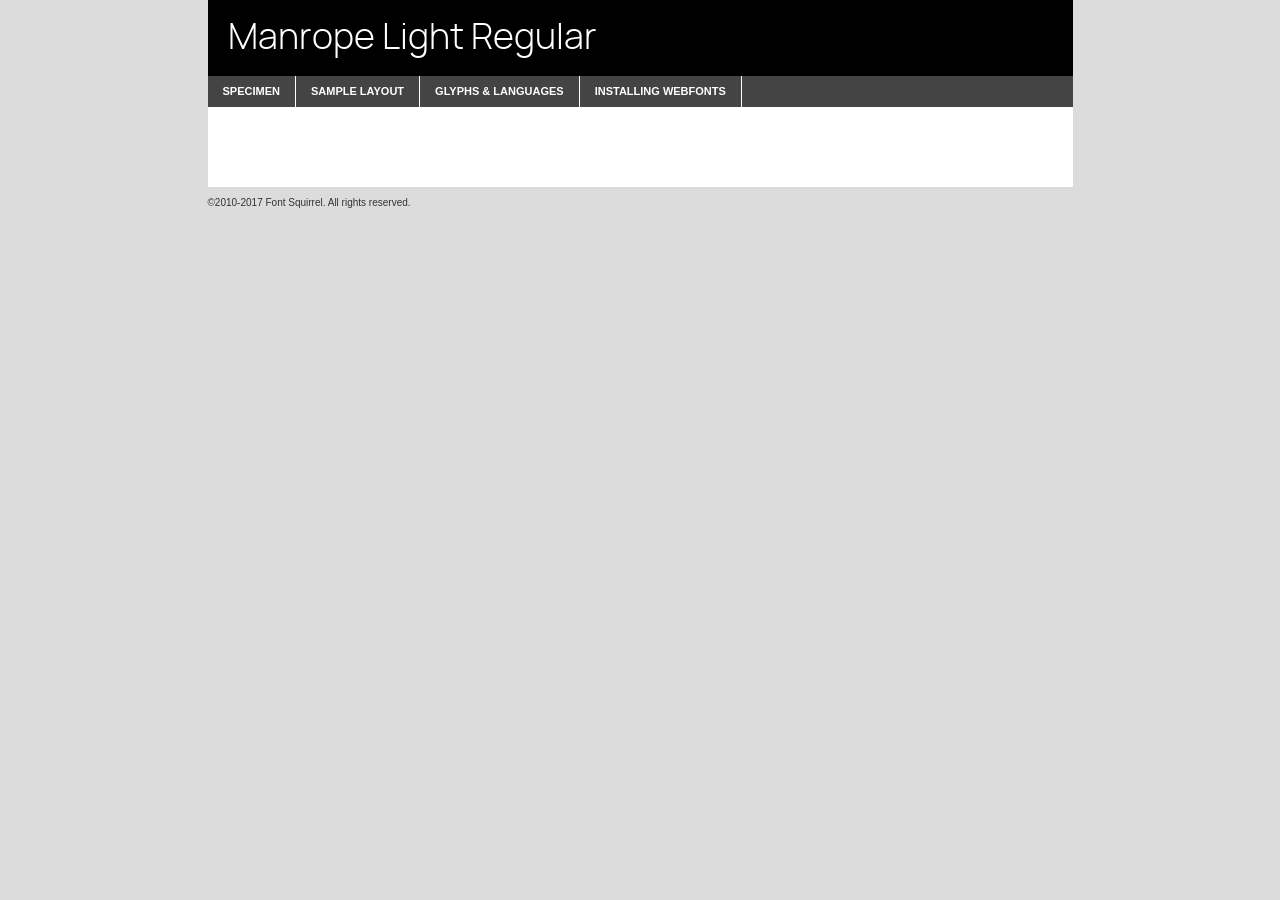
<file: fonts/manrope-light-demo.html>
<!DOCTYPE html PUBLIC "-//W3C//DTD XHTML 1.0 Transitional//EN"
        "http://www.w3.org/TR/xhtml1/DTD/xhtml1-transitional.dtd">

<html xmlns="http://www.w3.org/1999/xhtml" xml:lang="en" lang="en">
<head>
    <meta http-equiv="Content-Type" content="text/html; charset=utf-8"/>
    <script src="http://ajax.googleapis.com/ajax/libs/jquery/1.7.2/jquery.min.js" type="text/javascript" charset="utf-8"></script>
    <script type="text/javascript">
		(function($) {
			$.fn.easyTabs = function(option) {
				var param = jQuery.extend({ fadeSpeed: 'fast', defaultContent: 1, activeClass: 'active' }, option);
				$(this).each(function() {
					var thisId = '#' + this.id;
					if ( param.defaultContent == '' )
					{
						param.defaultContent = 1;
					}
					if ( typeof param.defaultContent == 'number' )
					{
						var defaultTab = $(thisId + ' .tabs li:eq(' + (param.defaultContent - 1) + ') a').attr('href').substr(1);
					}
					else
					{
						var defaultTab = param.defaultContent;
					}
					$(thisId + ' .tabs li a').each(function() {
						var tabToHide = $(this).attr('href').substr(1);
						$('#' + tabToHide).addClass('easytabs-tab-content');
					});
					hideAll();
					changeContent(defaultTab);

					function hideAll() {$(thisId + ' .easytabs-tab-content').hide();}

					function changeContent(tabId)
					{
						hideAll();
						$(thisId + ' .tabs li').removeClass(param.activeClass);
						$(thisId + ' .tabs li a[href=#' + tabId + ']').closest('li').addClass(param.activeClass);
						if ( param.fadeSpeed != 'none' )
						{
							$(thisId + ' #' + tabId).fadeIn(param.fadeSpeed);
						}
						else
						{
							$(thisId + ' #' + tabId).show();
						}
					}

					$(thisId + ' .tabs li').click(function() {
						var tabId = $(this).find('a').attr('href').substr(1);
						changeContent(tabId);
						return false;
					});
				});
			}
		})(jQuery);
    </script>
    <link rel="stylesheet" href="specimen_files/specimen_stylesheet.css" type="text/css" charset="utf-8"/>
    <link rel="stylesheet" href="stylesheet.css" type="text/css" charset="utf-8"/>

    <style type="text/css">
        		body {
			font-family: 'manropelight';
        		}

            </style>

    <title>Manrope Light Regular Specimen</title>


    <script type="text/javascript" charset="utf-8">
		$(document).ready(function() {
			$('#container').easyTabs({ defaultContent: 1 });
		});
    </script>
</head>

<body>
<div id="container">
    <div id="header">
		Manrope Light Regular    </div>
    <ul class="tabs">
        <li><a href="#specimen">Specimen</a></li>
        <li><a href="#layout">Sample Layout</a></li>
                <li><a href="#glyphs">Glyphs &amp; Languages</a></li>
        <li><a href="#installing">Installing Webfonts</a></li>

    </ul>

    <div id="main_content">


        <div id="specimen">

            <div class="section">
                <div class="grid12 firstcol">
                    <div class="huge">AaBb</div>
                </div>
            </div>

            <div class="section">
                <div class="glyph_range">A&#x200B;B&#x200b;C&#x200b;D&#x200b;E&#x200b;F&#x200b;G&#x200b;H&#x200b;I&#x200b;J&#x200b;K&#x200b;L&#x200b;M&#x200b;N&#x200b;O&#x200b;P&#x200b;Q&#x200b;R&#x200b;S&#x200b;T&#x200b;U&#x200b;V&#x200b;W&#x200b;X&#x200b;Y&#x200b;Z&#x200b;a&#x200b;b&#x200b;c&#x200b;d&#x200b;e&#x200b;f&#x200b;g&#x200b;h&#x200b;i&#x200b;j&#x200b;k&#x200b;l&#x200b;m&#x200b;n&#x200b;o&#x200b;p&#x200b;q&#x200b;r&#x200b;s&#x200b;t&#x200b;u&#x200b;v&#x200b;w&#x200b;x&#x200b;y&#x200b;z&#x200b;1&#x200b;2&#x200b;3&#x200b;4&#x200b;5&#x200b;6&#x200b;7&#x200b;8&#x200b;9&#x200b;0&#x200b;&amp;&#x200b;.&#x200b;,&#x200b;?&#x200b;!&#x200b;&#64;&#x200b;(&#x200b;)&#x200b;#&#x200b;$&#x200b;%&#x200b;*&#x200b;+&#x200b;-&#x200b;=&#x200b;:&#x200b;;</div>
            </div>
            <div class="section">
                <div class="grid12 firstcol">
                    <table class="sample_table">
                        <tr>
                            <td>10</td>
                            <td class="size10">abcdefghijklmnopqrstuvwxyzABCDEFGHIJKLMNOPQRSTUVWXYZ0123456789abcdefghijklmnopqrstuvwxyzABCDEFGHIJKLMNOPQRSTUVWXYZ0123456789abcdefghijklmnopqrstuvwxyzABCDEFGHIJKLMNOPQRSTUVWXYZ</td>
                        </tr>
                        <tr>
                            <td>11</td>
                            <td class="size11">abcdefghijklmnopqrstuvwxyzABCDEFGHIJKLMNOPQRSTUVWXYZ0123456789abcdefghijklmnopqrstuvwxyzABCDEFGHIJKLMNOPQRSTUVWXYZ0123456789abcdefghijklmnopqrstuvwxyzABCDEFGHIJKLMNOPQRSTUVWXYZ</td>
                        </tr>
                        <tr>
                            <td>12</td>
                            <td class="size12">abcdefghijklmnopqrstuvwxyzABCDEFGHIJKLMNOPQRSTUVWXYZ0123456789abcdefghijklmnopqrstuvwxyzABCDEFGHIJKLMNOPQRSTUVWXYZ0123456789abcdefghijklmnopqrstuvwxyzABCDEFGHIJKLMNOPQRSTUVWXYZ</td>
                        </tr>
                        <tr>
                            <td>13</td>
                            <td class="size13">abcdefghijklmnopqrstuvwxyzABCDEFGHIJKLMNOPQRSTUVWXYZ0123456789abcdefghijklmnopqrstuvwxyzABCDEFGHIJKLMNOPQRSTUVWXYZ0123456789abcdefghijklmnopqrstuvwxyzABCDEFGHIJKLMNOPQRSTUVWXYZ</td>
                        </tr>
                        <tr>
                            <td>14</td>
                            <td class="size14">abcdefghijklmnopqrstuvwxyzABCDEFGHIJKLMNOPQRSTUVWXYZ0123456789abcdefghijklmnopqrstuvwxyzABCDEFGHIJKLMNOPQRSTUVWXYZ0123456789abcdefghijklmnopqrstuvwxyzABCDEFGHIJKLMNOPQRSTUVWXYZ</td>
                        </tr>
                        <tr>
                            <td>16</td>
                            <td class="size16">abcdefghijklmnopqrstuvwxyzABCDEFGHIJKLMNOPQRSTUVWXYZ0123456789abcdefghijklmnopqrstuvwxyzABCDEFGHIJKLMNOPQRSTUVWXYZ</td>
                        </tr>
                        <tr>
                            <td>18</td>
                            <td class="size18">abcdefghijklmnopqrstuvwxyzABCDEFGHIJKLMNOPQRSTUVWXYZ0123456789abcdefghijklmnopqrstuvwxyzABCDEFGHIJKLMNOPQRSTUVWXYZ</td>
                        </tr>
                        <tr>
                            <td>20</td>
                            <td class="size20">abcdefghijklmnopqrstuvwxyzABCDEFGHIJKLMNOPQRSTUVWXYZ0123456789abcdefghijklmnopqrstuvwxyzABCDEFGHIJKLMNOPQRSTUVWXYZ</td>
                        </tr>
                        <tr>
                            <td>24</td>
                            <td class="size24">abcdefghijklmnopqrstuvwxyzABCDEFGHIJKLMNOPQRSTUVWXYZ0123456789abcdefghijklmnopqrstuvwxyzABCDEFGHIJKLMNOPQRSTUVWXYZ</td>
                        </tr>
                        <tr>
                            <td>30</td>
                            <td class="size30">abcdefghijklmnopqrstuvwxyzABCDEFGHIJKLMNOPQRSTUVWXYZ0123456789abcdefghijklmnopqrstuvwxyzABCDEFGHIJKLMNOPQRSTUVWXYZ</td>
                        </tr>
                        <tr>
                            <td>36</td>
                            <td class="size36">abcdefghijklmnopqrstuvwxyzABCDEFGHIJKLMNOPQRSTUVWXYZ0123456789abcdefghijklmnopqrstuvwxyzABCDEFGHIJKLMNOPQRSTUVWXYZ</td>
                        </tr>
                        <tr>
                            <td>48</td>
                            <td class="size48">abcdefghijklmnopqrstuvwxyzABCDEFGHIJKLMNOPQRSTUVWXYZ0123456789abcdefghijklmnopqrstuvwxyzABCDEFGHIJKLMNOPQRSTUVWXYZ</td>
                        </tr>
                        <tr>
                            <td>60</td>
                            <td class="size60">abcdefghijklmnopqrstuvwxyzABCDEFGHIJKLMNOPQRSTUVWXYZ0123456789abcdefghijklmnopqrstuvwxyzABCDEFGHIJKLMNOPQRSTUVWXYZ</td>
                        </tr>
                        <tr>
                            <td>72</td>
                            <td class="size72">abcdefghijklmnopqrstuvwxyzABCDEFGHIJKLMNOPQRSTUVWXYZ0123456789abcdefghijklmnopqrstuvwxyzABCDEFGHIJKLMNOPQRSTUVWXYZ</td>
                        </tr>
                        <tr>
                            <td>90</td>
                            <td class="size90">abcdefghijklmnopqrstuvwxyzABCDEFGHIJKLMNOPQRSTUVWXYZ0123456789abcdefghijklmnopqrstuvwxyzABCDEFGHIJKLMNOPQRSTUVWXYZ</td>
                        </tr>
                    </table>

                </div>

            </div>


            <div class="section" id="bodycomparison">


                <div id="xheight">
                    <div class="fontbody">&#x25FC;&#x25FC;&#x25FC;&#x25FC;&#x25FC;&#x25FC;&#x25FC;&#x25FC;&#x25FC;&#x25FC;&#x25FC;&#x25FC;&#x25FC;&#x25FC;&#x25FC;&#x25FC;&#x25FC;&#x25FC;&#x25FC;&#x25FC;&#x25FC;&#x25FC;&#x25FC;&#x25FC;&#x25FC;&#x25FC;&#x25FC;&#x25FC;&#x25FC;&#x25FC;&#x25FC;&#x25FC;&#x25FC;&#x25FC;&#x25FC;&#x25FC;&#x25FC;&#x25FC;&#x25FC;&#x25FC;&#x25FC;&#x25FC;&#x25FC;&#x25FC;&#x25FC;&#x25FC;&#x25FC;&#x25FC;&#x25FC;&#x25FC;&#x25FC;&#x25FC;&#x25FC;&#x25FC;&#x25FC;&#x25FC;&#x25FC;&#x25FC;&#x25FC;&#x25FC;&#x25FC;&#x25FC;&#x25FC;&#x25FC;&#x25FC;&#x25FC;&#x25FC;&#x25FC;&#x25FC;&#x25FC;&#x25FC;&#x25FC;&#x25FC;&#x25FC;&#x25FC;&#x25FC;&#x25FC;&#x25FC;&#x25FC;&#x25FC;&#x25FC;&#x25FC;&#x25FC;&#x25FC;&#x25FC;&#x25FC;&#x25FC;&#x25FC;&#x25FC;&#x25FC;&#x25FC;&#x25FC;&#x25FC;&#x25FC;&#x25FC;&#x25FC;&#x25FC;&#x25FC;&#x25FC;body</div>
                    <div class="arialbody">body</div>
                    <div class="verdanabody">body</div>
                    <div class="georgiabody">body</div>
                </div>
                <div class="fontbody" style="z-index:1">
                    body<span>Manrope Light Regular</span>
                </div>
                <div class="arialbody" style="z-index:1">
                    body<span>Arial</span>
                </div>
                <div class="verdanabody" style="z-index:1">
                    body<span>Verdana</span>
                </div>
                <div class="georgiabody" style="z-index:1">
                    body<span>Georgia</span>
                </div>


            </div>


            <div class="section psample psample_row1" id="">

                <div class="grid2 firstcol">
                    <p class="size10"><span>10.</span>Aenean lacinia bibendum nulla sed consectetur. Fusce dapibus, tellus ac cursus commodo, tortor mauris condimentum nibh, ut fermentum massa justo sit amet risus. Nullam id dolor id nibh ultricies vehicula ut id elit. Cum sociis natoque penatibus et magnis dis parturient montes, nascetur ridiculus mus. Nulla vitae elit libero, a pharetra augue.</p>

                </div>
                <div class="grid3">
                    <p class="size11"><span>11.</span>Aenean lacinia bibendum nulla sed consectetur. Fusce dapibus, tellus ac cursus commodo, tortor mauris condimentum nibh, ut fermentum massa justo sit amet risus. Nullam id dolor id nibh ultricies vehicula ut id elit. Cum sociis natoque penatibus et magnis dis parturient montes, nascetur ridiculus mus. Nulla vitae elit libero, a pharetra augue.</p>

                </div>
                <div class="grid3">
                    <p class="size12"><span>12.</span>Aenean lacinia bibendum nulla sed consectetur. Fusce dapibus, tellus ac cursus commodo, tortor mauris condimentum nibh, ut fermentum massa justo sit amet risus. Nullam id dolor id nibh ultricies vehicula ut id elit. Cum sociis natoque penatibus et magnis dis parturient montes, nascetur ridiculus mus. Nulla vitae elit libero, a pharetra augue.</p>

                </div>
                <div class="grid4">
                    <p class="size13"><span>13.</span>Aenean lacinia bibendum nulla sed consectetur. Fusce dapibus, tellus ac cursus commodo, tortor mauris condimentum nibh, ut fermentum massa justo sit amet risus. Nullam id dolor id nibh ultricies vehicula ut id elit. Cum sociis natoque penatibus et magnis dis parturient montes, nascetur ridiculus mus. Nulla vitae elit libero, a pharetra augue.</p>

                </div>
                <div class="white_blend"></div>

            </div>
            <div class="section psample psample_row2" id="">
                <div class="grid3 firstcol">
                    <p class="size14"><span>14.</span>Aenean lacinia bibendum nulla sed consectetur. Fusce dapibus, tellus ac cursus commodo, tortor mauris condimentum nibh, ut fermentum massa justo sit amet risus. Nullam id dolor id nibh ultricies vehicula ut id elit. Cum sociis natoque penatibus et magnis dis parturient montes, nascetur ridiculus mus. Nulla vitae elit libero, a pharetra augue.</p>

                </div>
                <div class="grid4">
                    <p class="size16"><span>16.</span>Aenean lacinia bibendum nulla sed consectetur. Fusce dapibus, tellus ac cursus commodo, tortor mauris condimentum nibh, ut fermentum massa justo sit amet risus. Nullam id dolor id nibh ultricies vehicula ut id elit. Cum sociis natoque penatibus et magnis dis parturient montes, nascetur ridiculus mus. Nulla vitae elit libero, a pharetra augue.</p>

                </div>
                <div class="grid5">
                    <p class="size18"><span>18.</span>Aenean lacinia bibendum nulla sed consectetur. Fusce dapibus, tellus ac cursus commodo, tortor mauris condimentum nibh, ut fermentum massa justo sit amet risus. Nullam id dolor id nibh ultricies vehicula ut id elit. Cum sociis natoque penatibus et magnis dis parturient montes, nascetur ridiculus mus. Nulla vitae elit libero, a pharetra augue.</p>

                </div>

                <div class="white_blend"></div>

            </div>

            <div class="section psample psample_row3" id="">
                <div class="grid5 firstcol">
                    <p class="size20"><span>20.</span>Aenean lacinia bibendum nulla sed consectetur. Fusce dapibus, tellus ac cursus commodo, tortor mauris condimentum nibh, ut fermentum massa justo sit amet risus. Nullam id dolor id nibh ultricies vehicula ut id elit. Cum sociis natoque penatibus et magnis dis parturient montes, nascetur ridiculus mus. Nulla vitae elit libero, a pharetra augue.</p>
                </div>
                <div class="grid7">
                    <p class="size24"><span>24.</span>Aenean lacinia bibendum nulla sed consectetur. Fusce dapibus, tellus ac cursus commodo, tortor mauris condimentum nibh, ut fermentum massa justo sit amet risus. Nullam id dolor id nibh ultricies vehicula ut id elit. Cum sociis natoque penatibus et magnis dis parturient montes, nascetur ridiculus mus. Nulla vitae elit libero, a pharetra augue.</p>
                </div>

                <div class="white_blend"></div>

            </div>

            <div class="section psample psample_row4" id="">
                <div class="grid12 firstcol">
                    <p class="size30"><span>30.</span>Aenean lacinia bibendum nulla sed consectetur. Fusce dapibus, tellus ac cursus commodo, tortor mauris condimentum nibh, ut fermentum massa justo sit amet risus. Nullam id dolor id nibh ultricies vehicula ut id elit. Cum sociis natoque penatibus et magnis dis parturient montes, nascetur ridiculus mus. Nulla vitae elit libero, a pharetra augue.</p>
                </div>
                <div class="white_blend"></div>

            </div>


            <div class="section psample psample_row1 fullreverse">
                <div class="grid2 firstcol">
                    <p class="size10"><span>10.</span>Aenean lacinia bibendum nulla sed consectetur. Fusce dapibus, tellus ac cursus commodo, tortor mauris condimentum nibh, ut fermentum massa justo sit amet risus. Nullam id dolor id nibh ultricies vehicula ut id elit. Cum sociis natoque penatibus et magnis dis parturient montes, nascetur ridiculus mus. Nulla vitae elit libero, a pharetra augue.</p>

                </div>
                <div class="grid3">
                    <p class="size11"><span>11.</span>Aenean lacinia bibendum nulla sed consectetur. Fusce dapibus, tellus ac cursus commodo, tortor mauris condimentum nibh, ut fermentum massa justo sit amet risus. Nullam id dolor id nibh ultricies vehicula ut id elit. Cum sociis natoque penatibus et magnis dis parturient montes, nascetur ridiculus mus. Nulla vitae elit libero, a pharetra augue.</p>

                </div>
                <div class="grid3">
                    <p class="size12"><span>12.</span>Aenean lacinia bibendum nulla sed consectetur. Fusce dapibus, tellus ac cursus commodo, tortor mauris condimentum nibh, ut fermentum massa justo sit amet risus. Nullam id dolor id nibh ultricies vehicula ut id elit. Cum sociis natoque penatibus et magnis dis parturient montes, nascetur ridiculus mus. Nulla vitae elit libero, a pharetra augue.</p>

                </div>
                <div class="grid4">
                    <p class="size13"><span>13.</span>Aenean lacinia bibendum nulla sed consectetur. Fusce dapibus, tellus ac cursus commodo, tortor mauris condimentum nibh, ut fermentum massa justo sit amet risus. Nullam id dolor id nibh ultricies vehicula ut id elit. Cum sociis natoque penatibus et magnis dis parturient montes, nascetur ridiculus mus. Nulla vitae elit libero, a pharetra augue.</p>

                </div>
                <div class="black_blend"></div>

            </div>

            <div class="section psample psample_row2 fullreverse">
                <div class="grid3 firstcol">
                    <p class="size14"><span>14.</span>Aenean lacinia bibendum nulla sed consectetur. Fusce dapibus, tellus ac cursus commodo, tortor mauris condimentum nibh, ut fermentum massa justo sit amet risus. Nullam id dolor id nibh ultricies vehicula ut id elit. Cum sociis natoque penatibus et magnis dis parturient montes, nascetur ridiculus mus. Nulla vitae elit libero, a pharetra augue.</p>

                </div>
                <div class="grid4">
                    <p class="size16"><span>16.</span>Aenean lacinia bibendum nulla sed consectetur. Fusce dapibus, tellus ac cursus commodo, tortor mauris condimentum nibh, ut fermentum massa justo sit amet risus. Nullam id dolor id nibh ultricies vehicula ut id elit. Cum sociis natoque penatibus et magnis dis parturient montes, nascetur ridiculus mus. Nulla vitae elit libero, a pharetra augue.</p>

                </div>
                <div class="grid5">
                    <p class="size18"><span>18.</span>Aenean lacinia bibendum nulla sed consectetur. Fusce dapibus, tellus ac cursus commodo, tortor mauris condimentum nibh, ut fermentum massa justo sit amet risus. Nullam id dolor id nibh ultricies vehicula ut id elit. Cum sociis natoque penatibus et magnis dis parturient montes, nascetur ridiculus mus. Nulla vitae elit libero, a pharetra augue.</p>

                </div>
                <div class="black_blend"></div>

            </div>

            <div class="section psample fullreverse psample_row3" id="">
                <div class="grid5 firstcol">
                    <p class="size20"><span>20.</span>Aenean lacinia bibendum nulla sed consectetur. Fusce dapibus, tellus ac cursus commodo, tortor mauris condimentum nibh, ut fermentum massa justo sit amet risus. Nullam id dolor id nibh ultricies vehicula ut id elit. Cum sociis natoque penatibus et magnis dis parturient montes, nascetur ridiculus mus. Nulla vitae elit libero, a pharetra augue.</p>
                </div>
                <div class="grid7">
                    <p class="size24"><span>24.</span>Aenean lacinia bibendum nulla sed consectetur. Fusce dapibus, tellus ac cursus commodo, tortor mauris condimentum nibh, ut fermentum massa justo sit amet risus. Nullam id dolor id nibh ultricies vehicula ut id elit. Cum sociis natoque penatibus et magnis dis parturient montes, nascetur ridiculus mus. Nulla vitae elit libero, a pharetra augue.</p>
                </div>

                <div class="black_blend"></div>

            </div>

            <div class="section psample fullreverse psample_row4" id="" style="border-bottom: 20px #000 solid;">
                <div class="grid12 firstcol">
                    <p class="size30"><span>30.</span>Aenean lacinia bibendum nulla sed consectetur. Fusce dapibus, tellus ac cursus commodo, tortor mauris condimentum nibh, ut fermentum massa justo sit amet risus. Nullam id dolor id nibh ultricies vehicula ut id elit. Cum sociis natoque penatibus et magnis dis parturient montes, nascetur ridiculus mus. Nulla vitae elit libero, a pharetra augue.</p>
                </div>
                <div class="black_blend"></div>

            </div>


        </div>

        <div id="layout">

            <div class="section">

                <div class="grid12 firstcol">
                    <h1>Lorem Ipsum Dolor</h1>
                    <h2>Etiam porta sem malesuada magna mollis euismod</h2>

                    <p class="byline">By <a href="#link">Aenean Lacinia</a></p>
                </div>
            </div>
            <div class="section">
                <div class="grid8 firstcol">
                    <p class="large">Donec sed odio dui. Morbi leo risus, porta ac consectetur ac, vestibulum at eros. Fusce dapibus, tellus ac cursus commodo, tortor mauris condimentum nibh, ut fermentum massa justo sit amet risus. </p>


                    <h3>Pellentesque ornare sem</h3>

                    <p>Maecenas sed diam eget risus varius blandit sit amet non magna. Maecenas faucibus mollis interdum. Donec ullamcorper nulla non metus auctor fringilla. Nullam id dolor id nibh ultricies vehicula ut id elit. Nullam id dolor id nibh ultricies vehicula ut id elit. </p>

                    <p>Aenean eu leo quam. Pellentesque ornare sem lacinia quam venenatis vestibulum. Lorem ipsum dolor sit amet, consectetur adipiscing elit. Cum sociis natoque penatibus et magnis dis parturient montes, nascetur ridiculus mus. </p>

                    <p>Nulla vitae elit libero, a pharetra augue. Praesent commodo cursus magna, vel scelerisque nisl consectetur et. Aenean lacinia bibendum nulla sed consectetur. </p>

                    <p>Nullam quis risus eget urna mollis ornare vel eu leo. Nullam quis risus eget urna mollis ornare vel eu leo. Maecenas sed diam eget risus varius blandit sit amet non magna. Donec ullamcorper nulla non metus auctor fringilla. </p>

                    <h3>Cras mattis consectetur</h3>

                    <p>Aenean eu leo quam. Pellentesque ornare sem lacinia quam venenatis vestibulum. Aenean lacinia bibendum nulla sed consectetur. Integer posuere erat a ante venenatis dapibus posuere velit aliquet. Cras mattis consectetur purus sit amet fermentum. </p>

                    <p>Nullam id dolor id nibh ultricies vehicula ut id elit. Nullam quis risus eget urna mollis ornare vel eu leo. Cras mattis consectetur purus sit amet fermentum.</p>
                </div>

                <div class="grid4 sidebar">

                    <div class="box reverse">
                        <p class="last">Nullam quis risus eget urna mollis ornare vel eu leo. Donec ullamcorper nulla non metus auctor fringilla. Cras mattis consectetur purus sit amet fermentum. Sed posuere consectetur est at lobortis. Lorem ipsum dolor sit amet, consectetur adipiscing elit. </p>
                    </div>

                    <p class="caption">Maecenas sed diam eget risus varius.</p>

                    <p>Vestibulum id ligula porta felis euismod semper. Integer posuere erat a ante venenatis dapibus posuere velit aliquet. Vestibulum id ligula porta felis euismod semper. Sed posuere consectetur est at lobortis. Maecenas sed diam eget risus varius blandit sit amet non magna. Fusce dapibus, tellus ac cursus commodo, tortor mauris condimentum nibh, ut fermentum massa justo sit amet risus. </p>


                    <p>Duis mollis, est non commodo luctus, nisi erat porttitor ligula, eget lacinia odio sem nec elit. Aenean lacinia bibendum nulla sed consectetur. Vivamus sagittis lacus vel augue laoreet rutrum faucibus dolor auctor. Aenean lacinia bibendum nulla sed consectetur. Nullam quis risus eget urna mollis ornare vel eu leo. </p>

                    <p>Praesent commodo cursus magna, vel scelerisque nisl consectetur et. Donec ullamcorper nulla non metus auctor fringilla. Maecenas faucibus mollis interdum. Fusce dapibus, tellus ac cursus commodo, tortor mauris condimentum nibh, ut fermentum massa justo sit amet risus. </p>

                </div>
            </div>

        </div>


		

        <div id="glyphs">
            <div class="section">
                <div class="grid12 firstcol">

                    <h1>Language Support</h1>
                    <p>The subset of Manrope Light Regular in this kit supports the following languages:<br/>

						Albanian, Basque, Breton, Chamorro, Danish, Dutch, English, Faroese, Finnish, French, Frisian, Galician, German, Icelandic, Italian, Malagasy, Norwegian, Portuguese, Spanish, Alsatian, Aragonese, Arapaho, Arrernte, Asturian, Aymara, Bislama, Cebuano, Corsican, Fijian, French_creole, Genoese, Gilbertese, Greenlandic, Haitian_creole, Hiligaynon, Hmong, Hopi, Ibanag, Iloko_ilokano, Indonesian, Interglossa_glosa, Interlingua, Irish_gaelic, Jerriais, Lojban, Lombard, Luxembourgeois, Manx, Mohawk, Norfolk_pitcairnese, Occitan, Oromo, Pangasinan, Papiamento, Piedmontese, Potawatomi, Rhaeto-romance, Romansh, Rotokas, Sami_lule, Samoan, Sardinian, Scots_gaelic, Seychelles_creole, Shona, Sicilian, Somali, Southern_ndebele, Swahili, Swati_swazi, Tagalog_filipino_pilipino, Tetum, Tok_pisin, Uyghur_latinized, Volapuk, Walloon, Warlpiri, Xhosa, Yapese, Zulu, Latinbasic, Ubasic, Demo                    </p>
                    <h1>Glyph Chart</h1>
                    <p>The subset of Manrope Light Regular in this kit includes all the glyphs listed below. Unicode entities are included above each glyph to help you insert individual characters into your layout.</p>
                    <div id="glyph_chart">

						                            							                                <div><p>&amp;#13;</p>&#13;</div>
																				                                <div><p>&amp;#32;</p>&#32;</div>
																				                                <div><p>&amp;#33;</p>&#33;</div>
																				                                <div><p>&amp;#34;</p>&#34;</div>
																				                                <div><p>&amp;#35;</p>&#35;</div>
																				                                <div><p>&amp;#36;</p>&#36;</div>
																				                                <div><p>&amp;#37;</p>&#37;</div>
																				                                <div><p>&amp;#38;</p>&#38;</div>
																				                                <div><p>&amp;#39;</p>&#39;</div>
																				                                <div><p>&amp;#40;</p>&#40;</div>
																				                                <div><p>&amp;#41;</p>&#41;</div>
																				                                <div><p>&amp;#42;</p>&#42;</div>
																				                                <div><p>&amp;#43;</p>&#43;</div>
																				                                <div><p>&amp;#44;</p>&#44;</div>
																				                                <div><p>&amp;#45;</p>&#45;</div>
																				                                <div><p>&amp;#46;</p>&#46;</div>
																				                                <div><p>&amp;#47;</p>&#47;</div>
																				                                <div><p>&amp;#48;</p>&#48;</div>
																				                                <div><p>&amp;#49;</p>&#49;</div>
																				                                <div><p>&amp;#50;</p>&#50;</div>
																				                                <div><p>&amp;#51;</p>&#51;</div>
																				                                <div><p>&amp;#52;</p>&#52;</div>
																				                                <div><p>&amp;#53;</p>&#53;</div>
																				                                <div><p>&amp;#54;</p>&#54;</div>
																				                                <div><p>&amp;#55;</p>&#55;</div>
																				                                <div><p>&amp;#56;</p>&#56;</div>
																				                                <div><p>&amp;#57;</p>&#57;</div>
																				                                <div><p>&amp;#58;</p>&#58;</div>
																				                                <div><p>&amp;#59;</p>&#59;</div>
																				                                <div><p>&amp;#60;</p>&#60;</div>
																				                                <div><p>&amp;#61;</p>&#61;</div>
																				                                <div><p>&amp;#62;</p>&#62;</div>
																				                                <div><p>&amp;#63;</p>&#63;</div>
																				                                <div><p>&amp;#64;</p>&#64;</div>
																				                                <div><p>&amp;#65;</p>&#65;</div>
																				                                <div><p>&amp;#66;</p>&#66;</div>
																				                                <div><p>&amp;#67;</p>&#67;</div>
																				                                <div><p>&amp;#68;</p>&#68;</div>
																				                                <div><p>&amp;#69;</p>&#69;</div>
																				                                <div><p>&amp;#70;</p>&#70;</div>
																				                                <div><p>&amp;#71;</p>&#71;</div>
																				                                <div><p>&amp;#72;</p>&#72;</div>
																				                                <div><p>&amp;#73;</p>&#73;</div>
																				                                <div><p>&amp;#74;</p>&#74;</div>
																				                                <div><p>&amp;#75;</p>&#75;</div>
																				                                <div><p>&amp;#76;</p>&#76;</div>
																				                                <div><p>&amp;#77;</p>&#77;</div>
																				                                <div><p>&amp;#78;</p>&#78;</div>
																				                                <div><p>&amp;#79;</p>&#79;</div>
																				                                <div><p>&amp;#80;</p>&#80;</div>
																				                                <div><p>&amp;#81;</p>&#81;</div>
																				                                <div><p>&amp;#82;</p>&#82;</div>
																				                                <div><p>&amp;#83;</p>&#83;</div>
																				                                <div><p>&amp;#84;</p>&#84;</div>
																				                                <div><p>&amp;#85;</p>&#85;</div>
																				                                <div><p>&amp;#86;</p>&#86;</div>
																				                                <div><p>&amp;#87;</p>&#87;</div>
																				                                <div><p>&amp;#88;</p>&#88;</div>
																				                                <div><p>&amp;#89;</p>&#89;</div>
																				                                <div><p>&amp;#90;</p>&#90;</div>
																				                                <div><p>&amp;#91;</p>&#91;</div>
																				                                <div><p>&amp;#92;</p>&#92;</div>
																				                                <div><p>&amp;#93;</p>&#93;</div>
																				                                <div><p>&amp;#94;</p>&#94;</div>
																				                                <div><p>&amp;#95;</p>&#95;</div>
																				                                <div><p>&amp;#96;</p>&#96;</div>
																				                                <div><p>&amp;#97;</p>&#97;</div>
																				                                <div><p>&amp;#98;</p>&#98;</div>
																				                                <div><p>&amp;#99;</p>&#99;</div>
																				                                <div><p>&amp;#100;</p>&#100;</div>
																				                                <div><p>&amp;#101;</p>&#101;</div>
																				                                <div><p>&amp;#102;</p>&#102;</div>
																				                                <div><p>&amp;#103;</p>&#103;</div>
																				                                <div><p>&amp;#104;</p>&#104;</div>
																				                                <div><p>&amp;#105;</p>&#105;</div>
																				                                <div><p>&amp;#106;</p>&#106;</div>
																				                                <div><p>&amp;#107;</p>&#107;</div>
																				                                <div><p>&amp;#108;</p>&#108;</div>
																				                                <div><p>&amp;#109;</p>&#109;</div>
																				                                <div><p>&amp;#110;</p>&#110;</div>
																				                                <div><p>&amp;#111;</p>&#111;</div>
																				                                <div><p>&amp;#112;</p>&#112;</div>
																				                                <div><p>&amp;#113;</p>&#113;</div>
																				                                <div><p>&amp;#114;</p>&#114;</div>
																				                                <div><p>&amp;#115;</p>&#115;</div>
																				                                <div><p>&amp;#116;</p>&#116;</div>
																				                                <div><p>&amp;#117;</p>&#117;</div>
																				                                <div><p>&amp;#118;</p>&#118;</div>
																				                                <div><p>&amp;#119;</p>&#119;</div>
																				                                <div><p>&amp;#120;</p>&#120;</div>
																				                                <div><p>&amp;#121;</p>&#121;</div>
																				                                <div><p>&amp;#122;</p>&#122;</div>
																				                                <div><p>&amp;#123;</p>&#123;</div>
																				                                <div><p>&amp;#124;</p>&#124;</div>
																				                                <div><p>&amp;#125;</p>&#125;</div>
																				                                <div><p>&amp;#126;</p>&#126;</div>
																				                                <div><p>&amp;#160;</p>&#160;</div>
																				                                <div><p>&amp;#161;</p>&#161;</div>
																				                                <div><p>&amp;#162;</p>&#162;</div>
																				                                <div><p>&amp;#163;</p>&#163;</div>
																				                                <div><p>&amp;#164;</p>&#164;</div>
																				                                <div><p>&amp;#165;</p>&#165;</div>
																				                                <div><p>&amp;#166;</p>&#166;</div>
																				                                <div><p>&amp;#167;</p>&#167;</div>
																				                                <div><p>&amp;#168;</p>&#168;</div>
																				                                <div><p>&amp;#169;</p>&#169;</div>
																				                                <div><p>&amp;#170;</p>&#170;</div>
																				                                <div><p>&amp;#171;</p>&#171;</div>
																				                                <div><p>&amp;#172;</p>&#172;</div>
																				                                <div><p>&amp;#173;</p>&#173;</div>
																				                                <div><p>&amp;#174;</p>&#174;</div>
																				                                <div><p>&amp;#175;</p>&#175;</div>
																				                                <div><p>&amp;#176;</p>&#176;</div>
																				                                <div><p>&amp;#177;</p>&#177;</div>
																				                                <div><p>&amp;#178;</p>&#178;</div>
																				                                <div><p>&amp;#179;</p>&#179;</div>
																				                                <div><p>&amp;#180;</p>&#180;</div>
																				                                <div><p>&amp;#181;</p>&#181;</div>
																				                                <div><p>&amp;#182;</p>&#182;</div>
																				                                <div><p>&amp;#183;</p>&#183;</div>
																				                                <div><p>&amp;#184;</p>&#184;</div>
																				                                <div><p>&amp;#185;</p>&#185;</div>
																				                                <div><p>&amp;#186;</p>&#186;</div>
																				                                <div><p>&amp;#187;</p>&#187;</div>
																				                                <div><p>&amp;#188;</p>&#188;</div>
																				                                <div><p>&amp;#189;</p>&#189;</div>
																				                                <div><p>&amp;#190;</p>&#190;</div>
																				                                <div><p>&amp;#191;</p>&#191;</div>
																				                                <div><p>&amp;#192;</p>&#192;</div>
																				                                <div><p>&amp;#193;</p>&#193;</div>
																				                                <div><p>&amp;#194;</p>&#194;</div>
																				                                <div><p>&amp;#195;</p>&#195;</div>
																				                                <div><p>&amp;#196;</p>&#196;</div>
																				                                <div><p>&amp;#197;</p>&#197;</div>
																				                                <div><p>&amp;#198;</p>&#198;</div>
																				                                <div><p>&amp;#199;</p>&#199;</div>
																				                                <div><p>&amp;#200;</p>&#200;</div>
																				                                <div><p>&amp;#201;</p>&#201;</div>
																				                                <div><p>&amp;#202;</p>&#202;</div>
																				                                <div><p>&amp;#203;</p>&#203;</div>
																				                                <div><p>&amp;#204;</p>&#204;</div>
																				                                <div><p>&amp;#205;</p>&#205;</div>
																				                                <div><p>&amp;#206;</p>&#206;</div>
																				                                <div><p>&amp;#207;</p>&#207;</div>
																				                                <div><p>&amp;#208;</p>&#208;</div>
																				                                <div><p>&amp;#209;</p>&#209;</div>
																				                                <div><p>&amp;#210;</p>&#210;</div>
																				                                <div><p>&amp;#211;</p>&#211;</div>
																				                                <div><p>&amp;#212;</p>&#212;</div>
																				                                <div><p>&amp;#213;</p>&#213;</div>
																				                                <div><p>&amp;#214;</p>&#214;</div>
																				                                <div><p>&amp;#215;</p>&#215;</div>
																				                                <div><p>&amp;#216;</p>&#216;</div>
																				                                <div><p>&amp;#217;</p>&#217;</div>
																				                                <div><p>&amp;#218;</p>&#218;</div>
																				                                <div><p>&amp;#219;</p>&#219;</div>
																				                                <div><p>&amp;#220;</p>&#220;</div>
																				                                <div><p>&amp;#221;</p>&#221;</div>
																				                                <div><p>&amp;#222;</p>&#222;</div>
																				                                <div><p>&amp;#223;</p>&#223;</div>
																				                                <div><p>&amp;#224;</p>&#224;</div>
																				                                <div><p>&amp;#225;</p>&#225;</div>
																				                                <div><p>&amp;#226;</p>&#226;</div>
																				                                <div><p>&amp;#227;</p>&#227;</div>
																				                                <div><p>&amp;#228;</p>&#228;</div>
																				                                <div><p>&amp;#229;</p>&#229;</div>
																				                                <div><p>&amp;#230;</p>&#230;</div>
																				                                <div><p>&amp;#231;</p>&#231;</div>
																				                                <div><p>&amp;#232;</p>&#232;</div>
																				                                <div><p>&amp;#233;</p>&#233;</div>
																				                                <div><p>&amp;#234;</p>&#234;</div>
																				                                <div><p>&amp;#235;</p>&#235;</div>
																				                                <div><p>&amp;#236;</p>&#236;</div>
																				                                <div><p>&amp;#237;</p>&#237;</div>
																				                                <div><p>&amp;#238;</p>&#238;</div>
																				                                <div><p>&amp;#239;</p>&#239;</div>
																				                                <div><p>&amp;#240;</p>&#240;</div>
																				                                <div><p>&amp;#241;</p>&#241;</div>
																				                                <div><p>&amp;#242;</p>&#242;</div>
																				                                <div><p>&amp;#243;</p>&#243;</div>
																				                                <div><p>&amp;#244;</p>&#244;</div>
																				                                <div><p>&amp;#245;</p>&#245;</div>
																				                                <div><p>&amp;#246;</p>&#246;</div>
																				                                <div><p>&amp;#247;</p>&#247;</div>
																				                                <div><p>&amp;#248;</p>&#248;</div>
																				                                <div><p>&amp;#249;</p>&#249;</div>
																				                                <div><p>&amp;#250;</p>&#250;</div>
																				                                <div><p>&amp;#251;</p>&#251;</div>
																				                                <div><p>&amp;#252;</p>&#252;</div>
																				                                <div><p>&amp;#253;</p>&#253;</div>
																				                                <div><p>&amp;#254;</p>&#254;</div>
																				                                <div><p>&amp;#255;</p>&#255;</div>
																				                                <div><p>&amp;#338;</p>&#338;</div>
																				                                <div><p>&amp;#339;</p>&#339;</div>
																				                                <div><p>&amp;#376;</p>&#376;</div>
																				                                <div><p>&amp;#710;</p>&#710;</div>
																				                                <div><p>&amp;#732;</p>&#732;</div>
																				                                <div><p>&amp;#8192;</p>&#8192;</div>
																				                                <div><p>&amp;#8193;</p>&#8193;</div>
																				                                <div><p>&amp;#8194;</p>&#8194;</div>
																				                                <div><p>&amp;#8195;</p>&#8195;</div>
																				                                <div><p>&amp;#8196;</p>&#8196;</div>
																				                                <div><p>&amp;#8197;</p>&#8197;</div>
																				                                <div><p>&amp;#8198;</p>&#8198;</div>
																				                                <div><p>&amp;#8199;</p>&#8199;</div>
																				                                <div><p>&amp;#8200;</p>&#8200;</div>
																				                                <div><p>&amp;#8201;</p>&#8201;</div>
																				                                <div><p>&amp;#8202;</p>&#8202;</div>
																				                                <div><p>&amp;#8208;</p>&#8208;</div>
																				                                <div><p>&amp;#8209;</p>&#8209;</div>
																				                                <div><p>&amp;#8210;</p>&#8210;</div>
																				                                <div><p>&amp;#8211;</p>&#8211;</div>
																				                                <div><p>&amp;#8212;</p>&#8212;</div>
																				                                <div><p>&amp;#8216;</p>&#8216;</div>
																				                                <div><p>&amp;#8217;</p>&#8217;</div>
																				                                <div><p>&amp;#8218;</p>&#8218;</div>
																				                                <div><p>&amp;#8220;</p>&#8220;</div>
																				                                <div><p>&amp;#8221;</p>&#8221;</div>
																				                                <div><p>&amp;#8222;</p>&#8222;</div>
																				                                <div><p>&amp;#8226;</p>&#8226;</div>
																				                                <div><p>&amp;#8230;</p>&#8230;</div>
																				                                <div><p>&amp;#8239;</p>&#8239;</div>
																				                                <div><p>&amp;#8249;</p>&#8249;</div>
																				                                <div><p>&amp;#8250;</p>&#8250;</div>
																				                                <div><p>&amp;#8287;</p>&#8287;</div>
																				                                <div><p>&amp;#8364;</p>&#8364;</div>
																				                                <div><p>&amp;#8482;</p>&#8482;</div>
																				                                <div><p>&amp;#9724;</p>&#9724;</div>
																				                                <div><p>&amp;#64257;</p>&#64257;</div>
																				                                <div><p>&amp;#64258;</p>&#64258;</div>
																																																										                    </div>
                </div>


            </div>
        </div>


        <div id="specs">

        </div>

        <div id="installing">
            <div class="section">
                <div class="grid7 firstcol">
                    <h1>Installing Webfonts</h1>

                    <p>Webfonts are supported by all major browser platforms but not all in the same way. There are currently four different font formats that must be included in order to target all browsers. This includes TTF, WOFF, EOT and SVG.</p>

                    <h2>1. Upload your webfonts</h2>
                    <p>You must upload your webfont kit to your website. They should be in or near the same directory as your CSS files.</p>

                    <h2>2. Include the webfont stylesheet</h2>
                    <p>A special CSS @font-face declaration helps the various browsers select the appropriate font it needs without causing you a bunch of headaches. Learn more about this syntax by reading the <a href="https://www.fontspring.com/blog/further-hardening-of-the-bulletproof-syntax">Fontspring blog post</a> about it. The code for it is as follows:</p>


                    <code>
                        @font-face{
                        font-family: 'MyWebFont';
                        src: url('WebFont.eot');
                        src: url('WebFont.eot?#iefix') format('embedded-opentype'),
                        url('WebFont.woff') format('woff'),
                        url('WebFont.ttf') format('truetype'),
                        url('WebFont.svg#webfont') format('svg');
                        }
                    </code>

                    <p>We've already gone ahead and generated the code for you. All you have to do is link to the stylesheet in your HTML, like this:</p>
                    <code>&lt;link rel=&quot;stylesheet&quot; href=&quot;stylesheet.css&quot; type=&quot;text/css&quot; charset=&quot;utf-8&quot; /&gt;</code>

                    <h2>3. Modify your own stylesheet</h2>
                    <p>To take advantage of your new fonts, you must tell your stylesheet to use them. Look at the original @font-face declaration above and find the property called "font-family." The name linked there will be what you use to reference the font. Prepend that webfont name to the font stack in the "font-family" property, inside the selector you want to change. For example:</p>
                    <code>p { font-family: 'WebFont', Arial, sans-serif; }</code>

                    <h2>4. Test</h2>
                    <p>Getting webfonts to work cross-browser <em>can</em> be tricky. Use the information in the sidebar to help you if you find that fonts aren't loading in a particular browser.</p>
                </div>

                <div class="grid5 sidebar">
                    <div class="box">
                        <h2>Troubleshooting<br/>Font-Face Problems</h2>
                        <p>Having trouble getting your webfonts to load in your new website? Here are some tips to sort out what might be the problem.</p>

                        <h3>Fonts not showing in any browser</h3>

                        <p>This sounds like you need to work on the plumbing. You either did not upload the fonts to the correct directory, or you did not link the fonts properly in the CSS. If you've confirmed that all this is correct and you still have a problem, take a look at your .htaccess file and see if requests are getting intercepted.</p>

                        <h3>Fonts not loading in iPhone or iPad</h3>

                        <p>The most common problem here is that you are serving the fonts from an IIS server. IIS refuses to serve files that have unknown MIME types. If that is the case, you must set the MIME type for SVG to "image/svg+xml" in the server settings. Follow these instructions from Microsoft if you need help.</p>

                        <h3>Fonts not loading in Firefox</h3>

                        <p>The primary reason for this failure? You are still using a version Firefox older than 3.5. So upgrade already! If that isn't it, then you are very likely serving fonts from a different domain. Firefox requires that all font assets be served from the same domain. Lastly it is possible that you need to add WOFF to your list of MIME types (if you are serving via IIS.)</p>

                        <h3>Fonts not loading in IE</h3>

                        <p>Are you looking at Internet Explorer on an actual Windows machine or are you cheating by using a service like Adobe BrowserLab? Many of these screenshot services do not render @font-face for IE. Best to test it on a real machine.</p>

                        <h3>Fonts not loading in IE9</h3>

                        <p>IE9, like Firefox, requires that fonts be served from the same domain as the website. Make sure that is the case.</p>
                    </div>
                </div>
            </div>

        </div>

    </div>
    <div id="footer">
        <p>&copy;2010-2017 Font Squirrel. All rights reserved.</p>
    </div>
</div>
</body>
</html>
</file>
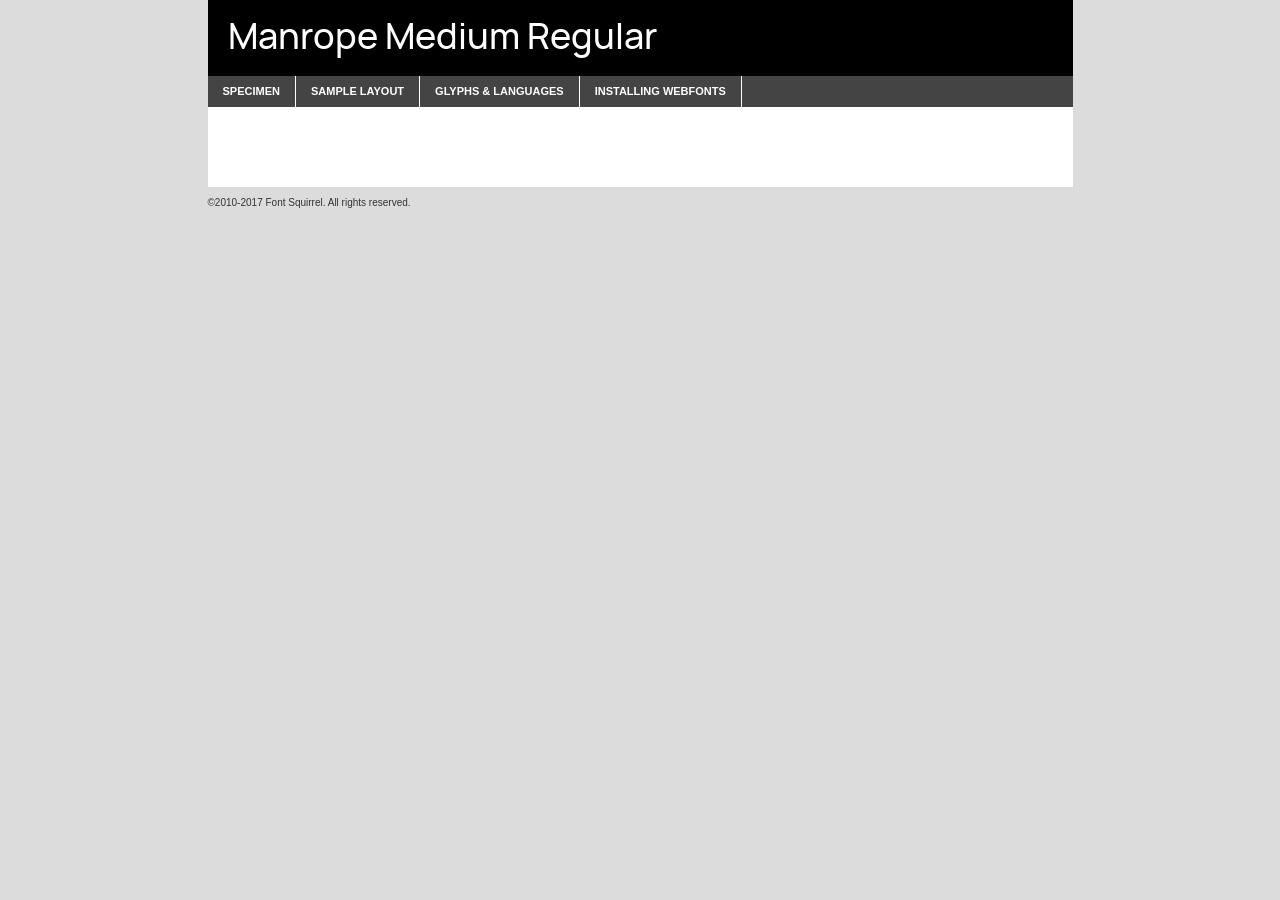
<file: fonts/manrope-medium-demo.html>
<!DOCTYPE html PUBLIC "-//W3C//DTD XHTML 1.0 Transitional//EN"
        "http://www.w3.org/TR/xhtml1/DTD/xhtml1-transitional.dtd">

<html xmlns="http://www.w3.org/1999/xhtml" xml:lang="en" lang="en">
<head>
    <meta http-equiv="Content-Type" content="text/html; charset=utf-8"/>
    <script src="http://ajax.googleapis.com/ajax/libs/jquery/1.7.2/jquery.min.js" type="text/javascript" charset="utf-8"></script>
    <script type="text/javascript">
		(function($) {
			$.fn.easyTabs = function(option) {
				var param = jQuery.extend({ fadeSpeed: 'fast', defaultContent: 1, activeClass: 'active' }, option);
				$(this).each(function() {
					var thisId = '#' + this.id;
					if ( param.defaultContent == '' )
					{
						param.defaultContent = 1;
					}
					if ( typeof param.defaultContent == 'number' )
					{
						var defaultTab = $(thisId + ' .tabs li:eq(' + (param.defaultContent - 1) + ') a').attr('href').substr(1);
					}
					else
					{
						var defaultTab = param.defaultContent;
					}
					$(thisId + ' .tabs li a').each(function() {
						var tabToHide = $(this).attr('href').substr(1);
						$('#' + tabToHide).addClass('easytabs-tab-content');
					});
					hideAll();
					changeContent(defaultTab);

					function hideAll() {$(thisId + ' .easytabs-tab-content').hide();}

					function changeContent(tabId)
					{
						hideAll();
						$(thisId + ' .tabs li').removeClass(param.activeClass);
						$(thisId + ' .tabs li a[href=#' + tabId + ']').closest('li').addClass(param.activeClass);
						if ( param.fadeSpeed != 'none' )
						{
							$(thisId + ' #' + tabId).fadeIn(param.fadeSpeed);
						}
						else
						{
							$(thisId + ' #' + tabId).show();
						}
					}

					$(thisId + ' .tabs li').click(function() {
						var tabId = $(this).find('a').attr('href').substr(1);
						changeContent(tabId);
						return false;
					});
				});
			}
		})(jQuery);
    </script>
    <link rel="stylesheet" href="specimen_files/specimen_stylesheet.css" type="text/css" charset="utf-8"/>
    <link rel="stylesheet" href="stylesheet.css" type="text/css" charset="utf-8"/>

    <style type="text/css">
        		body {
			font-family: 'manropemedium';
        		}

            </style>

    <title>Manrope Medium Regular Specimen</title>


    <script type="text/javascript" charset="utf-8">
		$(document).ready(function() {
			$('#container').easyTabs({ defaultContent: 1 });
		});
    </script>
</head>

<body>
<div id="container">
    <div id="header">
		Manrope Medium Regular    </div>
    <ul class="tabs">
        <li><a href="#specimen">Specimen</a></li>
        <li><a href="#layout">Sample Layout</a></li>
                <li><a href="#glyphs">Glyphs &amp; Languages</a></li>
        <li><a href="#installing">Installing Webfonts</a></li>

    </ul>

    <div id="main_content">


        <div id="specimen">

            <div class="section">
                <div class="grid12 firstcol">
                    <div class="huge">AaBb</div>
                </div>
            </div>

            <div class="section">
                <div class="glyph_range">A&#x200B;B&#x200b;C&#x200b;D&#x200b;E&#x200b;F&#x200b;G&#x200b;H&#x200b;I&#x200b;J&#x200b;K&#x200b;L&#x200b;M&#x200b;N&#x200b;O&#x200b;P&#x200b;Q&#x200b;R&#x200b;S&#x200b;T&#x200b;U&#x200b;V&#x200b;W&#x200b;X&#x200b;Y&#x200b;Z&#x200b;a&#x200b;b&#x200b;c&#x200b;d&#x200b;e&#x200b;f&#x200b;g&#x200b;h&#x200b;i&#x200b;j&#x200b;k&#x200b;l&#x200b;m&#x200b;n&#x200b;o&#x200b;p&#x200b;q&#x200b;r&#x200b;s&#x200b;t&#x200b;u&#x200b;v&#x200b;w&#x200b;x&#x200b;y&#x200b;z&#x200b;1&#x200b;2&#x200b;3&#x200b;4&#x200b;5&#x200b;6&#x200b;7&#x200b;8&#x200b;9&#x200b;0&#x200b;&amp;&#x200b;.&#x200b;,&#x200b;?&#x200b;!&#x200b;&#64;&#x200b;(&#x200b;)&#x200b;#&#x200b;$&#x200b;%&#x200b;*&#x200b;+&#x200b;-&#x200b;=&#x200b;:&#x200b;;</div>
            </div>
            <div class="section">
                <div class="grid12 firstcol">
                    <table class="sample_table">
                        <tr>
                            <td>10</td>
                            <td class="size10">abcdefghijklmnopqrstuvwxyzABCDEFGHIJKLMNOPQRSTUVWXYZ0123456789abcdefghijklmnopqrstuvwxyzABCDEFGHIJKLMNOPQRSTUVWXYZ0123456789abcdefghijklmnopqrstuvwxyzABCDEFGHIJKLMNOPQRSTUVWXYZ</td>
                        </tr>
                        <tr>
                            <td>11</td>
                            <td class="size11">abcdefghijklmnopqrstuvwxyzABCDEFGHIJKLMNOPQRSTUVWXYZ0123456789abcdefghijklmnopqrstuvwxyzABCDEFGHIJKLMNOPQRSTUVWXYZ0123456789abcdefghijklmnopqrstuvwxyzABCDEFGHIJKLMNOPQRSTUVWXYZ</td>
                        </tr>
                        <tr>
                            <td>12</td>
                            <td class="size12">abcdefghijklmnopqrstuvwxyzABCDEFGHIJKLMNOPQRSTUVWXYZ0123456789abcdefghijklmnopqrstuvwxyzABCDEFGHIJKLMNOPQRSTUVWXYZ0123456789abcdefghijklmnopqrstuvwxyzABCDEFGHIJKLMNOPQRSTUVWXYZ</td>
                        </tr>
                        <tr>
                            <td>13</td>
                            <td class="size13">abcdefghijklmnopqrstuvwxyzABCDEFGHIJKLMNOPQRSTUVWXYZ0123456789abcdefghijklmnopqrstuvwxyzABCDEFGHIJKLMNOPQRSTUVWXYZ0123456789abcdefghijklmnopqrstuvwxyzABCDEFGHIJKLMNOPQRSTUVWXYZ</td>
                        </tr>
                        <tr>
                            <td>14</td>
                            <td class="size14">abcdefghijklmnopqrstuvwxyzABCDEFGHIJKLMNOPQRSTUVWXYZ0123456789abcdefghijklmnopqrstuvwxyzABCDEFGHIJKLMNOPQRSTUVWXYZ0123456789abcdefghijklmnopqrstuvwxyzABCDEFGHIJKLMNOPQRSTUVWXYZ</td>
                        </tr>
                        <tr>
                            <td>16</td>
                            <td class="size16">abcdefghijklmnopqrstuvwxyzABCDEFGHIJKLMNOPQRSTUVWXYZ0123456789abcdefghijklmnopqrstuvwxyzABCDEFGHIJKLMNOPQRSTUVWXYZ</td>
                        </tr>
                        <tr>
                            <td>18</td>
                            <td class="size18">abcdefghijklmnopqrstuvwxyzABCDEFGHIJKLMNOPQRSTUVWXYZ0123456789abcdefghijklmnopqrstuvwxyzABCDEFGHIJKLMNOPQRSTUVWXYZ</td>
                        </tr>
                        <tr>
                            <td>20</td>
                            <td class="size20">abcdefghijklmnopqrstuvwxyzABCDEFGHIJKLMNOPQRSTUVWXYZ0123456789abcdefghijklmnopqrstuvwxyzABCDEFGHIJKLMNOPQRSTUVWXYZ</td>
                        </tr>
                        <tr>
                            <td>24</td>
                            <td class="size24">abcdefghijklmnopqrstuvwxyzABCDEFGHIJKLMNOPQRSTUVWXYZ0123456789abcdefghijklmnopqrstuvwxyzABCDEFGHIJKLMNOPQRSTUVWXYZ</td>
                        </tr>
                        <tr>
                            <td>30</td>
                            <td class="size30">abcdefghijklmnopqrstuvwxyzABCDEFGHIJKLMNOPQRSTUVWXYZ0123456789abcdefghijklmnopqrstuvwxyzABCDEFGHIJKLMNOPQRSTUVWXYZ</td>
                        </tr>
                        <tr>
                            <td>36</td>
                            <td class="size36">abcdefghijklmnopqrstuvwxyzABCDEFGHIJKLMNOPQRSTUVWXYZ0123456789abcdefghijklmnopqrstuvwxyzABCDEFGHIJKLMNOPQRSTUVWXYZ</td>
                        </tr>
                        <tr>
                            <td>48</td>
                            <td class="size48">abcdefghijklmnopqrstuvwxyzABCDEFGHIJKLMNOPQRSTUVWXYZ0123456789abcdefghijklmnopqrstuvwxyzABCDEFGHIJKLMNOPQRSTUVWXYZ</td>
                        </tr>
                        <tr>
                            <td>60</td>
                            <td class="size60">abcdefghijklmnopqrstuvwxyzABCDEFGHIJKLMNOPQRSTUVWXYZ0123456789abcdefghijklmnopqrstuvwxyzABCDEFGHIJKLMNOPQRSTUVWXYZ</td>
                        </tr>
                        <tr>
                            <td>72</td>
                            <td class="size72">abcdefghijklmnopqrstuvwxyzABCDEFGHIJKLMNOPQRSTUVWXYZ0123456789abcdefghijklmnopqrstuvwxyzABCDEFGHIJKLMNOPQRSTUVWXYZ</td>
                        </tr>
                        <tr>
                            <td>90</td>
                            <td class="size90">abcdefghijklmnopqrstuvwxyzABCDEFGHIJKLMNOPQRSTUVWXYZ0123456789abcdefghijklmnopqrstuvwxyzABCDEFGHIJKLMNOPQRSTUVWXYZ</td>
                        </tr>
                    </table>

                </div>

            </div>


            <div class="section" id="bodycomparison">


                <div id="xheight">
                    <div class="fontbody">&#x25FC;&#x25FC;&#x25FC;&#x25FC;&#x25FC;&#x25FC;&#x25FC;&#x25FC;&#x25FC;&#x25FC;&#x25FC;&#x25FC;&#x25FC;&#x25FC;&#x25FC;&#x25FC;&#x25FC;&#x25FC;&#x25FC;&#x25FC;&#x25FC;&#x25FC;&#x25FC;&#x25FC;&#x25FC;&#x25FC;&#x25FC;&#x25FC;&#x25FC;&#x25FC;&#x25FC;&#x25FC;&#x25FC;&#x25FC;&#x25FC;&#x25FC;&#x25FC;&#x25FC;&#x25FC;&#x25FC;&#x25FC;&#x25FC;&#x25FC;&#x25FC;&#x25FC;&#x25FC;&#x25FC;&#x25FC;&#x25FC;&#x25FC;&#x25FC;&#x25FC;&#x25FC;&#x25FC;&#x25FC;&#x25FC;&#x25FC;&#x25FC;&#x25FC;&#x25FC;&#x25FC;&#x25FC;&#x25FC;&#x25FC;&#x25FC;&#x25FC;&#x25FC;&#x25FC;&#x25FC;&#x25FC;&#x25FC;&#x25FC;&#x25FC;&#x25FC;&#x25FC;&#x25FC;&#x25FC;&#x25FC;&#x25FC;&#x25FC;&#x25FC;&#x25FC;&#x25FC;&#x25FC;&#x25FC;&#x25FC;&#x25FC;&#x25FC;&#x25FC;&#x25FC;&#x25FC;&#x25FC;&#x25FC;&#x25FC;&#x25FC;&#x25FC;&#x25FC;&#x25FC;&#x25FC;body</div>
                    <div class="arialbody">body</div>
                    <div class="verdanabody">body</div>
                    <div class="georgiabody">body</div>
                </div>
                <div class="fontbody" style="z-index:1">
                    body<span>Manrope Medium Regular</span>
                </div>
                <div class="arialbody" style="z-index:1">
                    body<span>Arial</span>
                </div>
                <div class="verdanabody" style="z-index:1">
                    body<span>Verdana</span>
                </div>
                <div class="georgiabody" style="z-index:1">
                    body<span>Georgia</span>
                </div>


            </div>


            <div class="section psample psample_row1" id="">

                <div class="grid2 firstcol">
                    <p class="size10"><span>10.</span>Aenean lacinia bibendum nulla sed consectetur. Fusce dapibus, tellus ac cursus commodo, tortor mauris condimentum nibh, ut fermentum massa justo sit amet risus. Nullam id dolor id nibh ultricies vehicula ut id elit. Cum sociis natoque penatibus et magnis dis parturient montes, nascetur ridiculus mus. Nulla vitae elit libero, a pharetra augue.</p>

                </div>
                <div class="grid3">
                    <p class="size11"><span>11.</span>Aenean lacinia bibendum nulla sed consectetur. Fusce dapibus, tellus ac cursus commodo, tortor mauris condimentum nibh, ut fermentum massa justo sit amet risus. Nullam id dolor id nibh ultricies vehicula ut id elit. Cum sociis natoque penatibus et magnis dis parturient montes, nascetur ridiculus mus. Nulla vitae elit libero, a pharetra augue.</p>

                </div>
                <div class="grid3">
                    <p class="size12"><span>12.</span>Aenean lacinia bibendum nulla sed consectetur. Fusce dapibus, tellus ac cursus commodo, tortor mauris condimentum nibh, ut fermentum massa justo sit amet risus. Nullam id dolor id nibh ultricies vehicula ut id elit. Cum sociis natoque penatibus et magnis dis parturient montes, nascetur ridiculus mus. Nulla vitae elit libero, a pharetra augue.</p>

                </div>
                <div class="grid4">
                    <p class="size13"><span>13.</span>Aenean lacinia bibendum nulla sed consectetur. Fusce dapibus, tellus ac cursus commodo, tortor mauris condimentum nibh, ut fermentum massa justo sit amet risus. Nullam id dolor id nibh ultricies vehicula ut id elit. Cum sociis natoque penatibus et magnis dis parturient montes, nascetur ridiculus mus. Nulla vitae elit libero, a pharetra augue.</p>

                </div>
                <div class="white_blend"></div>

            </div>
            <div class="section psample psample_row2" id="">
                <div class="grid3 firstcol">
                    <p class="size14"><span>14.</span>Aenean lacinia bibendum nulla sed consectetur. Fusce dapibus, tellus ac cursus commodo, tortor mauris condimentum nibh, ut fermentum massa justo sit amet risus. Nullam id dolor id nibh ultricies vehicula ut id elit. Cum sociis natoque penatibus et magnis dis parturient montes, nascetur ridiculus mus. Nulla vitae elit libero, a pharetra augue.</p>

                </div>
                <div class="grid4">
                    <p class="size16"><span>16.</span>Aenean lacinia bibendum nulla sed consectetur. Fusce dapibus, tellus ac cursus commodo, tortor mauris condimentum nibh, ut fermentum massa justo sit amet risus. Nullam id dolor id nibh ultricies vehicula ut id elit. Cum sociis natoque penatibus et magnis dis parturient montes, nascetur ridiculus mus. Nulla vitae elit libero, a pharetra augue.</p>

                </div>
                <div class="grid5">
                    <p class="size18"><span>18.</span>Aenean lacinia bibendum nulla sed consectetur. Fusce dapibus, tellus ac cursus commodo, tortor mauris condimentum nibh, ut fermentum massa justo sit amet risus. Nullam id dolor id nibh ultricies vehicula ut id elit. Cum sociis natoque penatibus et magnis dis parturient montes, nascetur ridiculus mus. Nulla vitae elit libero, a pharetra augue.</p>

                </div>

                <div class="white_blend"></div>

            </div>

            <div class="section psample psample_row3" id="">
                <div class="grid5 firstcol">
                    <p class="size20"><span>20.</span>Aenean lacinia bibendum nulla sed consectetur. Fusce dapibus, tellus ac cursus commodo, tortor mauris condimentum nibh, ut fermentum massa justo sit amet risus. Nullam id dolor id nibh ultricies vehicula ut id elit. Cum sociis natoque penatibus et magnis dis parturient montes, nascetur ridiculus mus. Nulla vitae elit libero, a pharetra augue.</p>
                </div>
                <div class="grid7">
                    <p class="size24"><span>24.</span>Aenean lacinia bibendum nulla sed consectetur. Fusce dapibus, tellus ac cursus commodo, tortor mauris condimentum nibh, ut fermentum massa justo sit amet risus. Nullam id dolor id nibh ultricies vehicula ut id elit. Cum sociis natoque penatibus et magnis dis parturient montes, nascetur ridiculus mus. Nulla vitae elit libero, a pharetra augue.</p>
                </div>

                <div class="white_blend"></div>

            </div>

            <div class="section psample psample_row4" id="">
                <div class="grid12 firstcol">
                    <p class="size30"><span>30.</span>Aenean lacinia bibendum nulla sed consectetur. Fusce dapibus, tellus ac cursus commodo, tortor mauris condimentum nibh, ut fermentum massa justo sit amet risus. Nullam id dolor id nibh ultricies vehicula ut id elit. Cum sociis natoque penatibus et magnis dis parturient montes, nascetur ridiculus mus. Nulla vitae elit libero, a pharetra augue.</p>
                </div>
                <div class="white_blend"></div>

            </div>


            <div class="section psample psample_row1 fullreverse">
                <div class="grid2 firstcol">
                    <p class="size10"><span>10.</span>Aenean lacinia bibendum nulla sed consectetur. Fusce dapibus, tellus ac cursus commodo, tortor mauris condimentum nibh, ut fermentum massa justo sit amet risus. Nullam id dolor id nibh ultricies vehicula ut id elit. Cum sociis natoque penatibus et magnis dis parturient montes, nascetur ridiculus mus. Nulla vitae elit libero, a pharetra augue.</p>

                </div>
                <div class="grid3">
                    <p class="size11"><span>11.</span>Aenean lacinia bibendum nulla sed consectetur. Fusce dapibus, tellus ac cursus commodo, tortor mauris condimentum nibh, ut fermentum massa justo sit amet risus. Nullam id dolor id nibh ultricies vehicula ut id elit. Cum sociis natoque penatibus et magnis dis parturient montes, nascetur ridiculus mus. Nulla vitae elit libero, a pharetra augue.</p>

                </div>
                <div class="grid3">
                    <p class="size12"><span>12.</span>Aenean lacinia bibendum nulla sed consectetur. Fusce dapibus, tellus ac cursus commodo, tortor mauris condimentum nibh, ut fermentum massa justo sit amet risus. Nullam id dolor id nibh ultricies vehicula ut id elit. Cum sociis natoque penatibus et magnis dis parturient montes, nascetur ridiculus mus. Nulla vitae elit libero, a pharetra augue.</p>

                </div>
                <div class="grid4">
                    <p class="size13"><span>13.</span>Aenean lacinia bibendum nulla sed consectetur. Fusce dapibus, tellus ac cursus commodo, tortor mauris condimentum nibh, ut fermentum massa justo sit amet risus. Nullam id dolor id nibh ultricies vehicula ut id elit. Cum sociis natoque penatibus et magnis dis parturient montes, nascetur ridiculus mus. Nulla vitae elit libero, a pharetra augue.</p>

                </div>
                <div class="black_blend"></div>

            </div>

            <div class="section psample psample_row2 fullreverse">
                <div class="grid3 firstcol">
                    <p class="size14"><span>14.</span>Aenean lacinia bibendum nulla sed consectetur. Fusce dapibus, tellus ac cursus commodo, tortor mauris condimentum nibh, ut fermentum massa justo sit amet risus. Nullam id dolor id nibh ultricies vehicula ut id elit. Cum sociis natoque penatibus et magnis dis parturient montes, nascetur ridiculus mus. Nulla vitae elit libero, a pharetra augue.</p>

                </div>
                <div class="grid4">
                    <p class="size16"><span>16.</span>Aenean lacinia bibendum nulla sed consectetur. Fusce dapibus, tellus ac cursus commodo, tortor mauris condimentum nibh, ut fermentum massa justo sit amet risus. Nullam id dolor id nibh ultricies vehicula ut id elit. Cum sociis natoque penatibus et magnis dis parturient montes, nascetur ridiculus mus. Nulla vitae elit libero, a pharetra augue.</p>

                </div>
                <div class="grid5">
                    <p class="size18"><span>18.</span>Aenean lacinia bibendum nulla sed consectetur. Fusce dapibus, tellus ac cursus commodo, tortor mauris condimentum nibh, ut fermentum massa justo sit amet risus. Nullam id dolor id nibh ultricies vehicula ut id elit. Cum sociis natoque penatibus et magnis dis parturient montes, nascetur ridiculus mus. Nulla vitae elit libero, a pharetra augue.</p>

                </div>
                <div class="black_blend"></div>

            </div>

            <div class="section psample fullreverse psample_row3" id="">
                <div class="grid5 firstcol">
                    <p class="size20"><span>20.</span>Aenean lacinia bibendum nulla sed consectetur. Fusce dapibus, tellus ac cursus commodo, tortor mauris condimentum nibh, ut fermentum massa justo sit amet risus. Nullam id dolor id nibh ultricies vehicula ut id elit. Cum sociis natoque penatibus et magnis dis parturient montes, nascetur ridiculus mus. Nulla vitae elit libero, a pharetra augue.</p>
                </div>
                <div class="grid7">
                    <p class="size24"><span>24.</span>Aenean lacinia bibendum nulla sed consectetur. Fusce dapibus, tellus ac cursus commodo, tortor mauris condimentum nibh, ut fermentum massa justo sit amet risus. Nullam id dolor id nibh ultricies vehicula ut id elit. Cum sociis natoque penatibus et magnis dis parturient montes, nascetur ridiculus mus. Nulla vitae elit libero, a pharetra augue.</p>
                </div>

                <div class="black_blend"></div>

            </div>

            <div class="section psample fullreverse psample_row4" id="" style="border-bottom: 20px #000 solid;">
                <div class="grid12 firstcol">
                    <p class="size30"><span>30.</span>Aenean lacinia bibendum nulla sed consectetur. Fusce dapibus, tellus ac cursus commodo, tortor mauris condimentum nibh, ut fermentum massa justo sit amet risus. Nullam id dolor id nibh ultricies vehicula ut id elit. Cum sociis natoque penatibus et magnis dis parturient montes, nascetur ridiculus mus. Nulla vitae elit libero, a pharetra augue.</p>
                </div>
                <div class="black_blend"></div>

            </div>


        </div>

        <div id="layout">

            <div class="section">

                <div class="grid12 firstcol">
                    <h1>Lorem Ipsum Dolor</h1>
                    <h2>Etiam porta sem malesuada magna mollis euismod</h2>

                    <p class="byline">By <a href="#link">Aenean Lacinia</a></p>
                </div>
            </div>
            <div class="section">
                <div class="grid8 firstcol">
                    <p class="large">Donec sed odio dui. Morbi leo risus, porta ac consectetur ac, vestibulum at eros. Fusce dapibus, tellus ac cursus commodo, tortor mauris condimentum nibh, ut fermentum massa justo sit amet risus. </p>


                    <h3>Pellentesque ornare sem</h3>

                    <p>Maecenas sed diam eget risus varius blandit sit amet non magna. Maecenas faucibus mollis interdum. Donec ullamcorper nulla non metus auctor fringilla. Nullam id dolor id nibh ultricies vehicula ut id elit. Nullam id dolor id nibh ultricies vehicula ut id elit. </p>

                    <p>Aenean eu leo quam. Pellentesque ornare sem lacinia quam venenatis vestibulum. Lorem ipsum dolor sit amet, consectetur adipiscing elit. Cum sociis natoque penatibus et magnis dis parturient montes, nascetur ridiculus mus. </p>

                    <p>Nulla vitae elit libero, a pharetra augue. Praesent commodo cursus magna, vel scelerisque nisl consectetur et. Aenean lacinia bibendum nulla sed consectetur. </p>

                    <p>Nullam quis risus eget urna mollis ornare vel eu leo. Nullam quis risus eget urna mollis ornare vel eu leo. Maecenas sed diam eget risus varius blandit sit amet non magna. Donec ullamcorper nulla non metus auctor fringilla. </p>

                    <h3>Cras mattis consectetur</h3>

                    <p>Aenean eu leo quam. Pellentesque ornare sem lacinia quam venenatis vestibulum. Aenean lacinia bibendum nulla sed consectetur. Integer posuere erat a ante venenatis dapibus posuere velit aliquet. Cras mattis consectetur purus sit amet fermentum. </p>

                    <p>Nullam id dolor id nibh ultricies vehicula ut id elit. Nullam quis risus eget urna mollis ornare vel eu leo. Cras mattis consectetur purus sit amet fermentum.</p>
                </div>

                <div class="grid4 sidebar">

                    <div class="box reverse">
                        <p class="last">Nullam quis risus eget urna mollis ornare vel eu leo. Donec ullamcorper nulla non metus auctor fringilla. Cras mattis consectetur purus sit amet fermentum. Sed posuere consectetur est at lobortis. Lorem ipsum dolor sit amet, consectetur adipiscing elit. </p>
                    </div>

                    <p class="caption">Maecenas sed diam eget risus varius.</p>

                    <p>Vestibulum id ligula porta felis euismod semper. Integer posuere erat a ante venenatis dapibus posuere velit aliquet. Vestibulum id ligula porta felis euismod semper. Sed posuere consectetur est at lobortis. Maecenas sed diam eget risus varius blandit sit amet non magna. Fusce dapibus, tellus ac cursus commodo, tortor mauris condimentum nibh, ut fermentum massa justo sit amet risus. </p>


                    <p>Duis mollis, est non commodo luctus, nisi erat porttitor ligula, eget lacinia odio sem nec elit. Aenean lacinia bibendum nulla sed consectetur. Vivamus sagittis lacus vel augue laoreet rutrum faucibus dolor auctor. Aenean lacinia bibendum nulla sed consectetur. Nullam quis risus eget urna mollis ornare vel eu leo. </p>

                    <p>Praesent commodo cursus magna, vel scelerisque nisl consectetur et. Donec ullamcorper nulla non metus auctor fringilla. Maecenas faucibus mollis interdum. Fusce dapibus, tellus ac cursus commodo, tortor mauris condimentum nibh, ut fermentum massa justo sit amet risus. </p>

                </div>
            </div>

        </div>


		

        <div id="glyphs">
            <div class="section">
                <div class="grid12 firstcol">

                    <h1>Language Support</h1>
                    <p>The subset of Manrope Medium Regular in this kit supports the following languages:<br/>

						Albanian, Basque, Breton, Chamorro, Danish, Dutch, English, Faroese, Finnish, French, Frisian, Galician, German, Icelandic, Italian, Malagasy, Norwegian, Portuguese, Spanish, Alsatian, Aragonese, Arapaho, Arrernte, Asturian, Aymara, Bislama, Cebuano, Corsican, Fijian, French_creole, Genoese, Gilbertese, Greenlandic, Haitian_creole, Hiligaynon, Hmong, Hopi, Ibanag, Iloko_ilokano, Indonesian, Interglossa_glosa, Interlingua, Irish_gaelic, Jerriais, Lojban, Lombard, Luxembourgeois, Manx, Mohawk, Norfolk_pitcairnese, Occitan, Oromo, Pangasinan, Papiamento, Piedmontese, Potawatomi, Rhaeto-romance, Romansh, Rotokas, Sami_lule, Samoan, Sardinian, Scots_gaelic, Seychelles_creole, Shona, Sicilian, Somali, Southern_ndebele, Swahili, Swati_swazi, Tagalog_filipino_pilipino, Tetum, Tok_pisin, Uyghur_latinized, Volapuk, Walloon, Warlpiri, Xhosa, Yapese, Zulu, Latinbasic, Ubasic, Demo                    </p>
                    <h1>Glyph Chart</h1>
                    <p>The subset of Manrope Medium Regular in this kit includes all the glyphs listed below. Unicode entities are included above each glyph to help you insert individual characters into your layout.</p>
                    <div id="glyph_chart">

						                            							                                <div><p>&amp;#13;</p>&#13;</div>
																				                                <div><p>&amp;#32;</p>&#32;</div>
																				                                <div><p>&amp;#33;</p>&#33;</div>
																				                                <div><p>&amp;#34;</p>&#34;</div>
																				                                <div><p>&amp;#35;</p>&#35;</div>
																				                                <div><p>&amp;#36;</p>&#36;</div>
																				                                <div><p>&amp;#37;</p>&#37;</div>
																				                                <div><p>&amp;#38;</p>&#38;</div>
																				                                <div><p>&amp;#39;</p>&#39;</div>
																				                                <div><p>&amp;#40;</p>&#40;</div>
																				                                <div><p>&amp;#41;</p>&#41;</div>
																				                                <div><p>&amp;#42;</p>&#42;</div>
																				                                <div><p>&amp;#43;</p>&#43;</div>
																				                                <div><p>&amp;#44;</p>&#44;</div>
																				                                <div><p>&amp;#45;</p>&#45;</div>
																				                                <div><p>&amp;#46;</p>&#46;</div>
																				                                <div><p>&amp;#47;</p>&#47;</div>
																				                                <div><p>&amp;#48;</p>&#48;</div>
																				                                <div><p>&amp;#49;</p>&#49;</div>
																				                                <div><p>&amp;#50;</p>&#50;</div>
																				                                <div><p>&amp;#51;</p>&#51;</div>
																				                                <div><p>&amp;#52;</p>&#52;</div>
																				                                <div><p>&amp;#53;</p>&#53;</div>
																				                                <div><p>&amp;#54;</p>&#54;</div>
																				                                <div><p>&amp;#55;</p>&#55;</div>
																				                                <div><p>&amp;#56;</p>&#56;</div>
																				                                <div><p>&amp;#57;</p>&#57;</div>
																				                                <div><p>&amp;#58;</p>&#58;</div>
																				                                <div><p>&amp;#59;</p>&#59;</div>
																				                                <div><p>&amp;#60;</p>&#60;</div>
																				                                <div><p>&amp;#61;</p>&#61;</div>
																				                                <div><p>&amp;#62;</p>&#62;</div>
																				                                <div><p>&amp;#63;</p>&#63;</div>
																				                                <div><p>&amp;#64;</p>&#64;</div>
																				                                <div><p>&amp;#65;</p>&#65;</div>
																				                                <div><p>&amp;#66;</p>&#66;</div>
																				                                <div><p>&amp;#67;</p>&#67;</div>
																				                                <div><p>&amp;#68;</p>&#68;</div>
																				                                <div><p>&amp;#69;</p>&#69;</div>
																				                                <div><p>&amp;#70;</p>&#70;</div>
																				                                <div><p>&amp;#71;</p>&#71;</div>
																				                                <div><p>&amp;#72;</p>&#72;</div>
																				                                <div><p>&amp;#73;</p>&#73;</div>
																				                                <div><p>&amp;#74;</p>&#74;</div>
																				                                <div><p>&amp;#75;</p>&#75;</div>
																				                                <div><p>&amp;#76;</p>&#76;</div>
																				                                <div><p>&amp;#77;</p>&#77;</div>
																				                                <div><p>&amp;#78;</p>&#78;</div>
																				                                <div><p>&amp;#79;</p>&#79;</div>
																				                                <div><p>&amp;#80;</p>&#80;</div>
																				                                <div><p>&amp;#81;</p>&#81;</div>
																				                                <div><p>&amp;#82;</p>&#82;</div>
																				                                <div><p>&amp;#83;</p>&#83;</div>
																				                                <div><p>&amp;#84;</p>&#84;</div>
																				                                <div><p>&amp;#85;</p>&#85;</div>
																				                                <div><p>&amp;#86;</p>&#86;</div>
																				                                <div><p>&amp;#87;</p>&#87;</div>
																				                                <div><p>&amp;#88;</p>&#88;</div>
																				                                <div><p>&amp;#89;</p>&#89;</div>
																				                                <div><p>&amp;#90;</p>&#90;</div>
																				                                <div><p>&amp;#91;</p>&#91;</div>
																				                                <div><p>&amp;#92;</p>&#92;</div>
																				                                <div><p>&amp;#93;</p>&#93;</div>
																				                                <div><p>&amp;#94;</p>&#94;</div>
																				                                <div><p>&amp;#95;</p>&#95;</div>
																				                                <div><p>&amp;#96;</p>&#96;</div>
																				                                <div><p>&amp;#97;</p>&#97;</div>
																				                                <div><p>&amp;#98;</p>&#98;</div>
																				                                <div><p>&amp;#99;</p>&#99;</div>
																				                                <div><p>&amp;#100;</p>&#100;</div>
																				                                <div><p>&amp;#101;</p>&#101;</div>
																				                                <div><p>&amp;#102;</p>&#102;</div>
																				                                <div><p>&amp;#103;</p>&#103;</div>
																				                                <div><p>&amp;#104;</p>&#104;</div>
																				                                <div><p>&amp;#105;</p>&#105;</div>
																				                                <div><p>&amp;#106;</p>&#106;</div>
																				                                <div><p>&amp;#107;</p>&#107;</div>
																				                                <div><p>&amp;#108;</p>&#108;</div>
																				                                <div><p>&amp;#109;</p>&#109;</div>
																				                                <div><p>&amp;#110;</p>&#110;</div>
																				                                <div><p>&amp;#111;</p>&#111;</div>
																				                                <div><p>&amp;#112;</p>&#112;</div>
																				                                <div><p>&amp;#113;</p>&#113;</div>
																				                                <div><p>&amp;#114;</p>&#114;</div>
																				                                <div><p>&amp;#115;</p>&#115;</div>
																				                                <div><p>&amp;#116;</p>&#116;</div>
																				                                <div><p>&amp;#117;</p>&#117;</div>
																				                                <div><p>&amp;#118;</p>&#118;</div>
																				                                <div><p>&amp;#119;</p>&#119;</div>
																				                                <div><p>&amp;#120;</p>&#120;</div>
																				                                <div><p>&amp;#121;</p>&#121;</div>
																				                                <div><p>&amp;#122;</p>&#122;</div>
																				                                <div><p>&amp;#123;</p>&#123;</div>
																				                                <div><p>&amp;#124;</p>&#124;</div>
																				                                <div><p>&amp;#125;</p>&#125;</div>
																				                                <div><p>&amp;#126;</p>&#126;</div>
																				                                <div><p>&amp;#160;</p>&#160;</div>
																				                                <div><p>&amp;#161;</p>&#161;</div>
																				                                <div><p>&amp;#162;</p>&#162;</div>
																				                                <div><p>&amp;#163;</p>&#163;</div>
																				                                <div><p>&amp;#164;</p>&#164;</div>
																				                                <div><p>&amp;#165;</p>&#165;</div>
																				                                <div><p>&amp;#166;</p>&#166;</div>
																				                                <div><p>&amp;#167;</p>&#167;</div>
																				                                <div><p>&amp;#168;</p>&#168;</div>
																				                                <div><p>&amp;#169;</p>&#169;</div>
																				                                <div><p>&amp;#170;</p>&#170;</div>
																				                                <div><p>&amp;#171;</p>&#171;</div>
																				                                <div><p>&amp;#172;</p>&#172;</div>
																				                                <div><p>&amp;#173;</p>&#173;</div>
																				                                <div><p>&amp;#174;</p>&#174;</div>
																				                                <div><p>&amp;#175;</p>&#175;</div>
																				                                <div><p>&amp;#176;</p>&#176;</div>
																				                                <div><p>&amp;#177;</p>&#177;</div>
																				                                <div><p>&amp;#178;</p>&#178;</div>
																				                                <div><p>&amp;#179;</p>&#179;</div>
																				                                <div><p>&amp;#180;</p>&#180;</div>
																				                                <div><p>&amp;#181;</p>&#181;</div>
																				                                <div><p>&amp;#182;</p>&#182;</div>
																				                                <div><p>&amp;#183;</p>&#183;</div>
																				                                <div><p>&amp;#184;</p>&#184;</div>
																				                                <div><p>&amp;#185;</p>&#185;</div>
																				                                <div><p>&amp;#186;</p>&#186;</div>
																				                                <div><p>&amp;#187;</p>&#187;</div>
																				                                <div><p>&amp;#188;</p>&#188;</div>
																				                                <div><p>&amp;#189;</p>&#189;</div>
																				                                <div><p>&amp;#190;</p>&#190;</div>
																				                                <div><p>&amp;#191;</p>&#191;</div>
																				                                <div><p>&amp;#192;</p>&#192;</div>
																				                                <div><p>&amp;#193;</p>&#193;</div>
																				                                <div><p>&amp;#194;</p>&#194;</div>
																				                                <div><p>&amp;#195;</p>&#195;</div>
																				                                <div><p>&amp;#196;</p>&#196;</div>
																				                                <div><p>&amp;#197;</p>&#197;</div>
																				                                <div><p>&amp;#198;</p>&#198;</div>
																				                                <div><p>&amp;#199;</p>&#199;</div>
																				                                <div><p>&amp;#200;</p>&#200;</div>
																				                                <div><p>&amp;#201;</p>&#201;</div>
																				                                <div><p>&amp;#202;</p>&#202;</div>
																				                                <div><p>&amp;#203;</p>&#203;</div>
																				                                <div><p>&amp;#204;</p>&#204;</div>
																				                                <div><p>&amp;#205;</p>&#205;</div>
																				                                <div><p>&amp;#206;</p>&#206;</div>
																				                                <div><p>&amp;#207;</p>&#207;</div>
																				                                <div><p>&amp;#208;</p>&#208;</div>
																				                                <div><p>&amp;#209;</p>&#209;</div>
																				                                <div><p>&amp;#210;</p>&#210;</div>
																				                                <div><p>&amp;#211;</p>&#211;</div>
																				                                <div><p>&amp;#212;</p>&#212;</div>
																				                                <div><p>&amp;#213;</p>&#213;</div>
																				                                <div><p>&amp;#214;</p>&#214;</div>
																				                                <div><p>&amp;#215;</p>&#215;</div>
																				                                <div><p>&amp;#216;</p>&#216;</div>
																				                                <div><p>&amp;#217;</p>&#217;</div>
																				                                <div><p>&amp;#218;</p>&#218;</div>
																				                                <div><p>&amp;#219;</p>&#219;</div>
																				                                <div><p>&amp;#220;</p>&#220;</div>
																				                                <div><p>&amp;#221;</p>&#221;</div>
																				                                <div><p>&amp;#222;</p>&#222;</div>
																				                                <div><p>&amp;#223;</p>&#223;</div>
																				                                <div><p>&amp;#224;</p>&#224;</div>
																				                                <div><p>&amp;#225;</p>&#225;</div>
																				                                <div><p>&amp;#226;</p>&#226;</div>
																				                                <div><p>&amp;#227;</p>&#227;</div>
																				                                <div><p>&amp;#228;</p>&#228;</div>
																				                                <div><p>&amp;#229;</p>&#229;</div>
																				                                <div><p>&amp;#230;</p>&#230;</div>
																				                                <div><p>&amp;#231;</p>&#231;</div>
																				                                <div><p>&amp;#232;</p>&#232;</div>
																				                                <div><p>&amp;#233;</p>&#233;</div>
																				                                <div><p>&amp;#234;</p>&#234;</div>
																				                                <div><p>&amp;#235;</p>&#235;</div>
																				                                <div><p>&amp;#236;</p>&#236;</div>
																				                                <div><p>&amp;#237;</p>&#237;</div>
																				                                <div><p>&amp;#238;</p>&#238;</div>
																				                                <div><p>&amp;#239;</p>&#239;</div>
																				                                <div><p>&amp;#240;</p>&#240;</div>
																				                                <div><p>&amp;#241;</p>&#241;</div>
																				                                <div><p>&amp;#242;</p>&#242;</div>
																				                                <div><p>&amp;#243;</p>&#243;</div>
																				                                <div><p>&amp;#244;</p>&#244;</div>
																				                                <div><p>&amp;#245;</p>&#245;</div>
																				                                <div><p>&amp;#246;</p>&#246;</div>
																				                                <div><p>&amp;#247;</p>&#247;</div>
																				                                <div><p>&amp;#248;</p>&#248;</div>
																				                                <div><p>&amp;#249;</p>&#249;</div>
																				                                <div><p>&amp;#250;</p>&#250;</div>
																				                                <div><p>&amp;#251;</p>&#251;</div>
																				                                <div><p>&amp;#252;</p>&#252;</div>
																				                                <div><p>&amp;#253;</p>&#253;</div>
																				                                <div><p>&amp;#254;</p>&#254;</div>
																				                                <div><p>&amp;#255;</p>&#255;</div>
																				                                <div><p>&amp;#338;</p>&#338;</div>
																				                                <div><p>&amp;#339;</p>&#339;</div>
																				                                <div><p>&amp;#376;</p>&#376;</div>
																				                                <div><p>&amp;#710;</p>&#710;</div>
																				                                <div><p>&amp;#732;</p>&#732;</div>
																				                                <div><p>&amp;#8192;</p>&#8192;</div>
																				                                <div><p>&amp;#8193;</p>&#8193;</div>
																				                                <div><p>&amp;#8194;</p>&#8194;</div>
																				                                <div><p>&amp;#8195;</p>&#8195;</div>
																				                                <div><p>&amp;#8196;</p>&#8196;</div>
																				                                <div><p>&amp;#8197;</p>&#8197;</div>
																				                                <div><p>&amp;#8198;</p>&#8198;</div>
																				                                <div><p>&amp;#8199;</p>&#8199;</div>
																				                                <div><p>&amp;#8200;</p>&#8200;</div>
																				                                <div><p>&amp;#8201;</p>&#8201;</div>
																				                                <div><p>&amp;#8202;</p>&#8202;</div>
																				                                <div><p>&amp;#8208;</p>&#8208;</div>
																				                                <div><p>&amp;#8209;</p>&#8209;</div>
																				                                <div><p>&amp;#8210;</p>&#8210;</div>
																				                                <div><p>&amp;#8211;</p>&#8211;</div>
																				                                <div><p>&amp;#8212;</p>&#8212;</div>
																				                                <div><p>&amp;#8216;</p>&#8216;</div>
																				                                <div><p>&amp;#8217;</p>&#8217;</div>
																				                                <div><p>&amp;#8218;</p>&#8218;</div>
																				                                <div><p>&amp;#8220;</p>&#8220;</div>
																				                                <div><p>&amp;#8221;</p>&#8221;</div>
																				                                <div><p>&amp;#8222;</p>&#8222;</div>
																				                                <div><p>&amp;#8226;</p>&#8226;</div>
																				                                <div><p>&amp;#8230;</p>&#8230;</div>
																				                                <div><p>&amp;#8239;</p>&#8239;</div>
																				                                <div><p>&amp;#8249;</p>&#8249;</div>
																				                                <div><p>&amp;#8250;</p>&#8250;</div>
																				                                <div><p>&amp;#8287;</p>&#8287;</div>
																				                                <div><p>&amp;#8364;</p>&#8364;</div>
																				                                <div><p>&amp;#8482;</p>&#8482;</div>
																				                                <div><p>&amp;#9724;</p>&#9724;</div>
																				                                <div><p>&amp;#64257;</p>&#64257;</div>
																				                                <div><p>&amp;#64258;</p>&#64258;</div>
																																																										                    </div>
                </div>


            </div>
        </div>


        <div id="specs">

        </div>

        <div id="installing">
            <div class="section">
                <div class="grid7 firstcol">
                    <h1>Installing Webfonts</h1>

                    <p>Webfonts are supported by all major browser platforms but not all in the same way. There are currently four different font formats that must be included in order to target all browsers. This includes TTF, WOFF, EOT and SVG.</p>

                    <h2>1. Upload your webfonts</h2>
                    <p>You must upload your webfont kit to your website. They should be in or near the same directory as your CSS files.</p>

                    <h2>2. Include the webfont stylesheet</h2>
                    <p>A special CSS @font-face declaration helps the various browsers select the appropriate font it needs without causing you a bunch of headaches. Learn more about this syntax by reading the <a href="https://www.fontspring.com/blog/further-hardening-of-the-bulletproof-syntax">Fontspring blog post</a> about it. The code for it is as follows:</p>


                    <code>
                        @font-face{
                        font-family: 'MyWebFont';
                        src: url('WebFont.eot');
                        src: url('WebFont.eot?#iefix') format('embedded-opentype'),
                        url('WebFont.woff') format('woff'),
                        url('WebFont.ttf') format('truetype'),
                        url('WebFont.svg#webfont') format('svg');
                        }
                    </code>

                    <p>We've already gone ahead and generated the code for you. All you have to do is link to the stylesheet in your HTML, like this:</p>
                    <code>&lt;link rel=&quot;stylesheet&quot; href=&quot;stylesheet.css&quot; type=&quot;text/css&quot; charset=&quot;utf-8&quot; /&gt;</code>

                    <h2>3. Modify your own stylesheet</h2>
                    <p>To take advantage of your new fonts, you must tell your stylesheet to use them. Look at the original @font-face declaration above and find the property called "font-family." The name linked there will be what you use to reference the font. Prepend that webfont name to the font stack in the "font-family" property, inside the selector you want to change. For example:</p>
                    <code>p { font-family: 'WebFont', Arial, sans-serif; }</code>

                    <h2>4. Test</h2>
                    <p>Getting webfonts to work cross-browser <em>can</em> be tricky. Use the information in the sidebar to help you if you find that fonts aren't loading in a particular browser.</p>
                </div>

                <div class="grid5 sidebar">
                    <div class="box">
                        <h2>Troubleshooting<br/>Font-Face Problems</h2>
                        <p>Having trouble getting your webfonts to load in your new website? Here are some tips to sort out what might be the problem.</p>

                        <h3>Fonts not showing in any browser</h3>

                        <p>This sounds like you need to work on the plumbing. You either did not upload the fonts to the correct directory, or you did not link the fonts properly in the CSS. If you've confirmed that all this is correct and you still have a problem, take a look at your .htaccess file and see if requests are getting intercepted.</p>

                        <h3>Fonts not loading in iPhone or iPad</h3>

                        <p>The most common problem here is that you are serving the fonts from an IIS server. IIS refuses to serve files that have unknown MIME types. If that is the case, you must set the MIME type for SVG to "image/svg+xml" in the server settings. Follow these instructions from Microsoft if you need help.</p>

                        <h3>Fonts not loading in Firefox</h3>

                        <p>The primary reason for this failure? You are still using a version Firefox older than 3.5. So upgrade already! If that isn't it, then you are very likely serving fonts from a different domain. Firefox requires that all font assets be served from the same domain. Lastly it is possible that you need to add WOFF to your list of MIME types (if you are serving via IIS.)</p>

                        <h3>Fonts not loading in IE</h3>

                        <p>Are you looking at Internet Explorer on an actual Windows machine or are you cheating by using a service like Adobe BrowserLab? Many of these screenshot services do not render @font-face for IE. Best to test it on a real machine.</p>

                        <h3>Fonts not loading in IE9</h3>

                        <p>IE9, like Firefox, requires that fonts be served from the same domain as the website. Make sure that is the case.</p>
                    </div>
                </div>
            </div>

        </div>

    </div>
    <div id="footer">
        <p>&copy;2010-2017 Font Squirrel. All rights reserved.</p>
    </div>
</div>
</body>
</html>
</file>
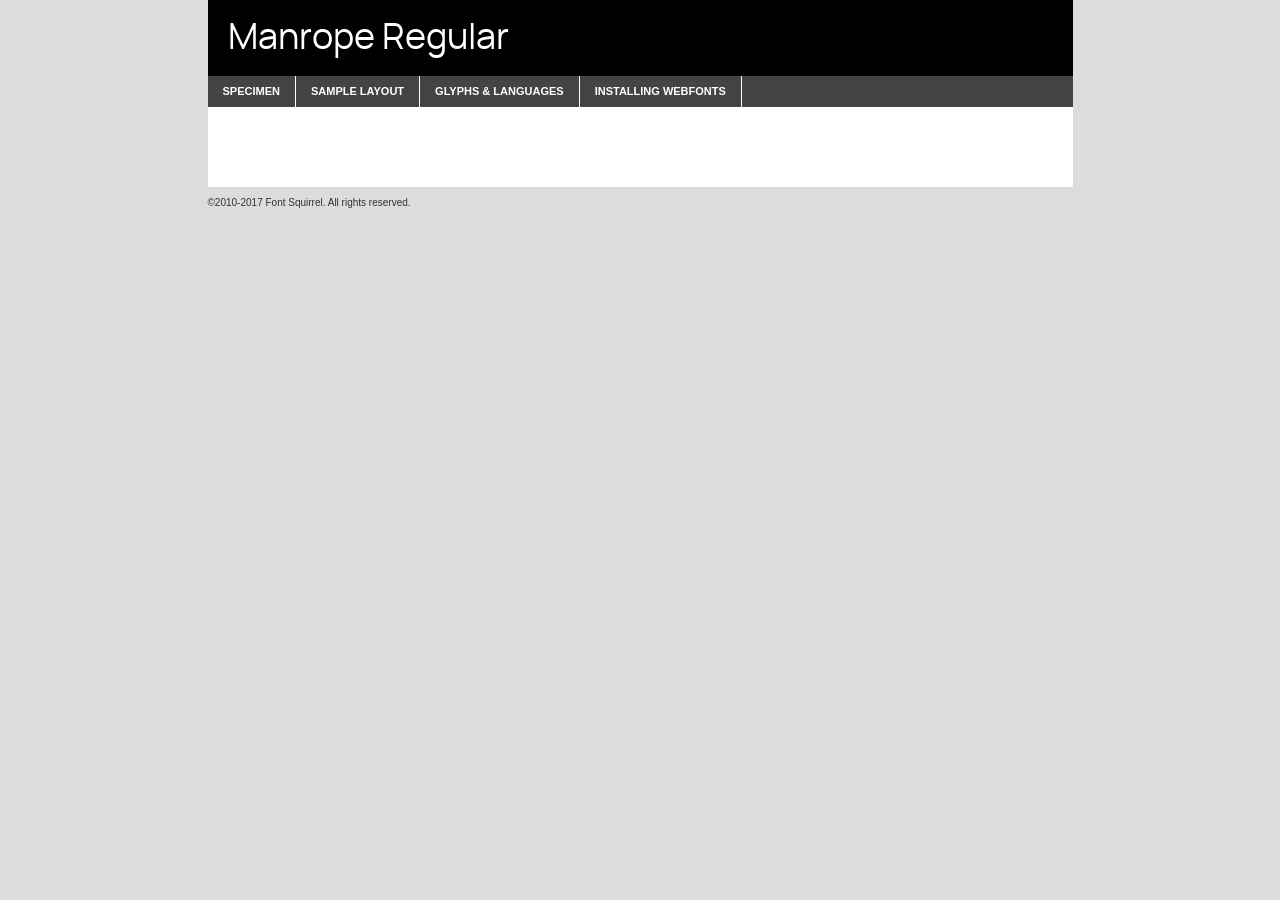
<file: fonts/manrope-regular-demo.html>
<!DOCTYPE html PUBLIC "-//W3C//DTD XHTML 1.0 Transitional//EN"
        "http://www.w3.org/TR/xhtml1/DTD/xhtml1-transitional.dtd">

<html xmlns="http://www.w3.org/1999/xhtml" xml:lang="en" lang="en">
<head>
    <meta http-equiv="Content-Type" content="text/html; charset=utf-8"/>
    <script src="http://ajax.googleapis.com/ajax/libs/jquery/1.7.2/jquery.min.js" type="text/javascript" charset="utf-8"></script>
    <script type="text/javascript">
		(function($) {
			$.fn.easyTabs = function(option) {
				var param = jQuery.extend({ fadeSpeed: 'fast', defaultContent: 1, activeClass: 'active' }, option);
				$(this).each(function() {
					var thisId = '#' + this.id;
					if ( param.defaultContent == '' )
					{
						param.defaultContent = 1;
					}
					if ( typeof param.defaultContent == 'number' )
					{
						var defaultTab = $(thisId + ' .tabs li:eq(' + (param.defaultContent - 1) + ') a').attr('href').substr(1);
					}
					else
					{
						var defaultTab = param.defaultContent;
					}
					$(thisId + ' .tabs li a').each(function() {
						var tabToHide = $(this).attr('href').substr(1);
						$('#' + tabToHide).addClass('easytabs-tab-content');
					});
					hideAll();
					changeContent(defaultTab);

					function hideAll() {$(thisId + ' .easytabs-tab-content').hide();}

					function changeContent(tabId)
					{
						hideAll();
						$(thisId + ' .tabs li').removeClass(param.activeClass);
						$(thisId + ' .tabs li a[href=#' + tabId + ']').closest('li').addClass(param.activeClass);
						if ( param.fadeSpeed != 'none' )
						{
							$(thisId + ' #' + tabId).fadeIn(param.fadeSpeed);
						}
						else
						{
							$(thisId + ' #' + tabId).show();
						}
					}

					$(thisId + ' .tabs li').click(function() {
						var tabId = $(this).find('a').attr('href').substr(1);
						changeContent(tabId);
						return false;
					});
				});
			}
		})(jQuery);
    </script>
    <link rel="stylesheet" href="specimen_files/specimen_stylesheet.css" type="text/css" charset="utf-8"/>
    <link rel="stylesheet" href="stylesheet.css" type="text/css" charset="utf-8"/>

    <style type="text/css">
        		body {
			font-family: 'manroperegular';
        		}

            </style>

    <title>Manrope Regular Specimen</title>


    <script type="text/javascript" charset="utf-8">
		$(document).ready(function() {
			$('#container').easyTabs({ defaultContent: 1 });
		});
    </script>
</head>

<body>
<div id="container">
    <div id="header">
		Manrope Regular    </div>
    <ul class="tabs">
        <li><a href="#specimen">Specimen</a></li>
        <li><a href="#layout">Sample Layout</a></li>
                <li><a href="#glyphs">Glyphs &amp; Languages</a></li>
        <li><a href="#installing">Installing Webfonts</a></li>

    </ul>

    <div id="main_content">


        <div id="specimen">

            <div class="section">
                <div class="grid12 firstcol">
                    <div class="huge">AaBb</div>
                </div>
            </div>

            <div class="section">
                <div class="glyph_range">A&#x200B;B&#x200b;C&#x200b;D&#x200b;E&#x200b;F&#x200b;G&#x200b;H&#x200b;I&#x200b;J&#x200b;K&#x200b;L&#x200b;M&#x200b;N&#x200b;O&#x200b;P&#x200b;Q&#x200b;R&#x200b;S&#x200b;T&#x200b;U&#x200b;V&#x200b;W&#x200b;X&#x200b;Y&#x200b;Z&#x200b;a&#x200b;b&#x200b;c&#x200b;d&#x200b;e&#x200b;f&#x200b;g&#x200b;h&#x200b;i&#x200b;j&#x200b;k&#x200b;l&#x200b;m&#x200b;n&#x200b;o&#x200b;p&#x200b;q&#x200b;r&#x200b;s&#x200b;t&#x200b;u&#x200b;v&#x200b;w&#x200b;x&#x200b;y&#x200b;z&#x200b;1&#x200b;2&#x200b;3&#x200b;4&#x200b;5&#x200b;6&#x200b;7&#x200b;8&#x200b;9&#x200b;0&#x200b;&amp;&#x200b;.&#x200b;,&#x200b;?&#x200b;!&#x200b;&#64;&#x200b;(&#x200b;)&#x200b;#&#x200b;$&#x200b;%&#x200b;*&#x200b;+&#x200b;-&#x200b;=&#x200b;:&#x200b;;</div>
            </div>
            <div class="section">
                <div class="grid12 firstcol">
                    <table class="sample_table">
                        <tr>
                            <td>10</td>
                            <td class="size10">abcdefghijklmnopqrstuvwxyzABCDEFGHIJKLMNOPQRSTUVWXYZ0123456789abcdefghijklmnopqrstuvwxyzABCDEFGHIJKLMNOPQRSTUVWXYZ0123456789abcdefghijklmnopqrstuvwxyzABCDEFGHIJKLMNOPQRSTUVWXYZ</td>
                        </tr>
                        <tr>
                            <td>11</td>
                            <td class="size11">abcdefghijklmnopqrstuvwxyzABCDEFGHIJKLMNOPQRSTUVWXYZ0123456789abcdefghijklmnopqrstuvwxyzABCDEFGHIJKLMNOPQRSTUVWXYZ0123456789abcdefghijklmnopqrstuvwxyzABCDEFGHIJKLMNOPQRSTUVWXYZ</td>
                        </tr>
                        <tr>
                            <td>12</td>
                            <td class="size12">abcdefghijklmnopqrstuvwxyzABCDEFGHIJKLMNOPQRSTUVWXYZ0123456789abcdefghijklmnopqrstuvwxyzABCDEFGHIJKLMNOPQRSTUVWXYZ0123456789abcdefghijklmnopqrstuvwxyzABCDEFGHIJKLMNOPQRSTUVWXYZ</td>
                        </tr>
                        <tr>
                            <td>13</td>
                            <td class="size13">abcdefghijklmnopqrstuvwxyzABCDEFGHIJKLMNOPQRSTUVWXYZ0123456789abcdefghijklmnopqrstuvwxyzABCDEFGHIJKLMNOPQRSTUVWXYZ0123456789abcdefghijklmnopqrstuvwxyzABCDEFGHIJKLMNOPQRSTUVWXYZ</td>
                        </tr>
                        <tr>
                            <td>14</td>
                            <td class="size14">abcdefghijklmnopqrstuvwxyzABCDEFGHIJKLMNOPQRSTUVWXYZ0123456789abcdefghijklmnopqrstuvwxyzABCDEFGHIJKLMNOPQRSTUVWXYZ0123456789abcdefghijklmnopqrstuvwxyzABCDEFGHIJKLMNOPQRSTUVWXYZ</td>
                        </tr>
                        <tr>
                            <td>16</td>
                            <td class="size16">abcdefghijklmnopqrstuvwxyzABCDEFGHIJKLMNOPQRSTUVWXYZ0123456789abcdefghijklmnopqrstuvwxyzABCDEFGHIJKLMNOPQRSTUVWXYZ</td>
                        </tr>
                        <tr>
                            <td>18</td>
                            <td class="size18">abcdefghijklmnopqrstuvwxyzABCDEFGHIJKLMNOPQRSTUVWXYZ0123456789abcdefghijklmnopqrstuvwxyzABCDEFGHIJKLMNOPQRSTUVWXYZ</td>
                        </tr>
                        <tr>
                            <td>20</td>
                            <td class="size20">abcdefghijklmnopqrstuvwxyzABCDEFGHIJKLMNOPQRSTUVWXYZ0123456789abcdefghijklmnopqrstuvwxyzABCDEFGHIJKLMNOPQRSTUVWXYZ</td>
                        </tr>
                        <tr>
                            <td>24</td>
                            <td class="size24">abcdefghijklmnopqrstuvwxyzABCDEFGHIJKLMNOPQRSTUVWXYZ0123456789abcdefghijklmnopqrstuvwxyzABCDEFGHIJKLMNOPQRSTUVWXYZ</td>
                        </tr>
                        <tr>
                            <td>30</td>
                            <td class="size30">abcdefghijklmnopqrstuvwxyzABCDEFGHIJKLMNOPQRSTUVWXYZ0123456789abcdefghijklmnopqrstuvwxyzABCDEFGHIJKLMNOPQRSTUVWXYZ</td>
                        </tr>
                        <tr>
                            <td>36</td>
                            <td class="size36">abcdefghijklmnopqrstuvwxyzABCDEFGHIJKLMNOPQRSTUVWXYZ0123456789abcdefghijklmnopqrstuvwxyzABCDEFGHIJKLMNOPQRSTUVWXYZ</td>
                        </tr>
                        <tr>
                            <td>48</td>
                            <td class="size48">abcdefghijklmnopqrstuvwxyzABCDEFGHIJKLMNOPQRSTUVWXYZ0123456789abcdefghijklmnopqrstuvwxyzABCDEFGHIJKLMNOPQRSTUVWXYZ</td>
                        </tr>
                        <tr>
                            <td>60</td>
                            <td class="size60">abcdefghijklmnopqrstuvwxyzABCDEFGHIJKLMNOPQRSTUVWXYZ0123456789abcdefghijklmnopqrstuvwxyzABCDEFGHIJKLMNOPQRSTUVWXYZ</td>
                        </tr>
                        <tr>
                            <td>72</td>
                            <td class="size72">abcdefghijklmnopqrstuvwxyzABCDEFGHIJKLMNOPQRSTUVWXYZ0123456789abcdefghijklmnopqrstuvwxyzABCDEFGHIJKLMNOPQRSTUVWXYZ</td>
                        </tr>
                        <tr>
                            <td>90</td>
                            <td class="size90">abcdefghijklmnopqrstuvwxyzABCDEFGHIJKLMNOPQRSTUVWXYZ0123456789abcdefghijklmnopqrstuvwxyzABCDEFGHIJKLMNOPQRSTUVWXYZ</td>
                        </tr>
                    </table>

                </div>

            </div>


            <div class="section" id="bodycomparison">


                <div id="xheight">
                    <div class="fontbody">&#x25FC;&#x25FC;&#x25FC;&#x25FC;&#x25FC;&#x25FC;&#x25FC;&#x25FC;&#x25FC;&#x25FC;&#x25FC;&#x25FC;&#x25FC;&#x25FC;&#x25FC;&#x25FC;&#x25FC;&#x25FC;&#x25FC;&#x25FC;&#x25FC;&#x25FC;&#x25FC;&#x25FC;&#x25FC;&#x25FC;&#x25FC;&#x25FC;&#x25FC;&#x25FC;&#x25FC;&#x25FC;&#x25FC;&#x25FC;&#x25FC;&#x25FC;&#x25FC;&#x25FC;&#x25FC;&#x25FC;&#x25FC;&#x25FC;&#x25FC;&#x25FC;&#x25FC;&#x25FC;&#x25FC;&#x25FC;&#x25FC;&#x25FC;&#x25FC;&#x25FC;&#x25FC;&#x25FC;&#x25FC;&#x25FC;&#x25FC;&#x25FC;&#x25FC;&#x25FC;&#x25FC;&#x25FC;&#x25FC;&#x25FC;&#x25FC;&#x25FC;&#x25FC;&#x25FC;&#x25FC;&#x25FC;&#x25FC;&#x25FC;&#x25FC;&#x25FC;&#x25FC;&#x25FC;&#x25FC;&#x25FC;&#x25FC;&#x25FC;&#x25FC;&#x25FC;&#x25FC;&#x25FC;&#x25FC;&#x25FC;&#x25FC;&#x25FC;&#x25FC;&#x25FC;&#x25FC;&#x25FC;&#x25FC;&#x25FC;&#x25FC;&#x25FC;&#x25FC;&#x25FC;&#x25FC;body</div>
                    <div class="arialbody">body</div>
                    <div class="verdanabody">body</div>
                    <div class="georgiabody">body</div>
                </div>
                <div class="fontbody" style="z-index:1">
                    body<span>Manrope Regular</span>
                </div>
                <div class="arialbody" style="z-index:1">
                    body<span>Arial</span>
                </div>
                <div class="verdanabody" style="z-index:1">
                    body<span>Verdana</span>
                </div>
                <div class="georgiabody" style="z-index:1">
                    body<span>Georgia</span>
                </div>


            </div>


            <div class="section psample psample_row1" id="">

                <div class="grid2 firstcol">
                    <p class="size10"><span>10.</span>Aenean lacinia bibendum nulla sed consectetur. Fusce dapibus, tellus ac cursus commodo, tortor mauris condimentum nibh, ut fermentum massa justo sit amet risus. Nullam id dolor id nibh ultricies vehicula ut id elit. Cum sociis natoque penatibus et magnis dis parturient montes, nascetur ridiculus mus. Nulla vitae elit libero, a pharetra augue.</p>

                </div>
                <div class="grid3">
                    <p class="size11"><span>11.</span>Aenean lacinia bibendum nulla sed consectetur. Fusce dapibus, tellus ac cursus commodo, tortor mauris condimentum nibh, ut fermentum massa justo sit amet risus. Nullam id dolor id nibh ultricies vehicula ut id elit. Cum sociis natoque penatibus et magnis dis parturient montes, nascetur ridiculus mus. Nulla vitae elit libero, a pharetra augue.</p>

                </div>
                <div class="grid3">
                    <p class="size12"><span>12.</span>Aenean lacinia bibendum nulla sed consectetur. Fusce dapibus, tellus ac cursus commodo, tortor mauris condimentum nibh, ut fermentum massa justo sit amet risus. Nullam id dolor id nibh ultricies vehicula ut id elit. Cum sociis natoque penatibus et magnis dis parturient montes, nascetur ridiculus mus. Nulla vitae elit libero, a pharetra augue.</p>

                </div>
                <div class="grid4">
                    <p class="size13"><span>13.</span>Aenean lacinia bibendum nulla sed consectetur. Fusce dapibus, tellus ac cursus commodo, tortor mauris condimentum nibh, ut fermentum massa justo sit amet risus. Nullam id dolor id nibh ultricies vehicula ut id elit. Cum sociis natoque penatibus et magnis dis parturient montes, nascetur ridiculus mus. Nulla vitae elit libero, a pharetra augue.</p>

                </div>
                <div class="white_blend"></div>

            </div>
            <div class="section psample psample_row2" id="">
                <div class="grid3 firstcol">
                    <p class="size14"><span>14.</span>Aenean lacinia bibendum nulla sed consectetur. Fusce dapibus, tellus ac cursus commodo, tortor mauris condimentum nibh, ut fermentum massa justo sit amet risus. Nullam id dolor id nibh ultricies vehicula ut id elit. Cum sociis natoque penatibus et magnis dis parturient montes, nascetur ridiculus mus. Nulla vitae elit libero, a pharetra augue.</p>

                </div>
                <div class="grid4">
                    <p class="size16"><span>16.</span>Aenean lacinia bibendum nulla sed consectetur. Fusce dapibus, tellus ac cursus commodo, tortor mauris condimentum nibh, ut fermentum massa justo sit amet risus. Nullam id dolor id nibh ultricies vehicula ut id elit. Cum sociis natoque penatibus et magnis dis parturient montes, nascetur ridiculus mus. Nulla vitae elit libero, a pharetra augue.</p>

                </div>
                <div class="grid5">
                    <p class="size18"><span>18.</span>Aenean lacinia bibendum nulla sed consectetur. Fusce dapibus, tellus ac cursus commodo, tortor mauris condimentum nibh, ut fermentum massa justo sit amet risus. Nullam id dolor id nibh ultricies vehicula ut id elit. Cum sociis natoque penatibus et magnis dis parturient montes, nascetur ridiculus mus. Nulla vitae elit libero, a pharetra augue.</p>

                </div>

                <div class="white_blend"></div>

            </div>

            <div class="section psample psample_row3" id="">
                <div class="grid5 firstcol">
                    <p class="size20"><span>20.</span>Aenean lacinia bibendum nulla sed consectetur. Fusce dapibus, tellus ac cursus commodo, tortor mauris condimentum nibh, ut fermentum massa justo sit amet risus. Nullam id dolor id nibh ultricies vehicula ut id elit. Cum sociis natoque penatibus et magnis dis parturient montes, nascetur ridiculus mus. Nulla vitae elit libero, a pharetra augue.</p>
                </div>
                <div class="grid7">
                    <p class="size24"><span>24.</span>Aenean lacinia bibendum nulla sed consectetur. Fusce dapibus, tellus ac cursus commodo, tortor mauris condimentum nibh, ut fermentum massa justo sit amet risus. Nullam id dolor id nibh ultricies vehicula ut id elit. Cum sociis natoque penatibus et magnis dis parturient montes, nascetur ridiculus mus. Nulla vitae elit libero, a pharetra augue.</p>
                </div>

                <div class="white_blend"></div>

            </div>

            <div class="section psample psample_row4" id="">
                <div class="grid12 firstcol">
                    <p class="size30"><span>30.</span>Aenean lacinia bibendum nulla sed consectetur. Fusce dapibus, tellus ac cursus commodo, tortor mauris condimentum nibh, ut fermentum massa justo sit amet risus. Nullam id dolor id nibh ultricies vehicula ut id elit. Cum sociis natoque penatibus et magnis dis parturient montes, nascetur ridiculus mus. Nulla vitae elit libero, a pharetra augue.</p>
                </div>
                <div class="white_blend"></div>

            </div>


            <div class="section psample psample_row1 fullreverse">
                <div class="grid2 firstcol">
                    <p class="size10"><span>10.</span>Aenean lacinia bibendum nulla sed consectetur. Fusce dapibus, tellus ac cursus commodo, tortor mauris condimentum nibh, ut fermentum massa justo sit amet risus. Nullam id dolor id nibh ultricies vehicula ut id elit. Cum sociis natoque penatibus et magnis dis parturient montes, nascetur ridiculus mus. Nulla vitae elit libero, a pharetra augue.</p>

                </div>
                <div class="grid3">
                    <p class="size11"><span>11.</span>Aenean lacinia bibendum nulla sed consectetur. Fusce dapibus, tellus ac cursus commodo, tortor mauris condimentum nibh, ut fermentum massa justo sit amet risus. Nullam id dolor id nibh ultricies vehicula ut id elit. Cum sociis natoque penatibus et magnis dis parturient montes, nascetur ridiculus mus. Nulla vitae elit libero, a pharetra augue.</p>

                </div>
                <div class="grid3">
                    <p class="size12"><span>12.</span>Aenean lacinia bibendum nulla sed consectetur. Fusce dapibus, tellus ac cursus commodo, tortor mauris condimentum nibh, ut fermentum massa justo sit amet risus. Nullam id dolor id nibh ultricies vehicula ut id elit. Cum sociis natoque penatibus et magnis dis parturient montes, nascetur ridiculus mus. Nulla vitae elit libero, a pharetra augue.</p>

                </div>
                <div class="grid4">
                    <p class="size13"><span>13.</span>Aenean lacinia bibendum nulla sed consectetur. Fusce dapibus, tellus ac cursus commodo, tortor mauris condimentum nibh, ut fermentum massa justo sit amet risus. Nullam id dolor id nibh ultricies vehicula ut id elit. Cum sociis natoque penatibus et magnis dis parturient montes, nascetur ridiculus mus. Nulla vitae elit libero, a pharetra augue.</p>

                </div>
                <div class="black_blend"></div>

            </div>

            <div class="section psample psample_row2 fullreverse">
                <div class="grid3 firstcol">
                    <p class="size14"><span>14.</span>Aenean lacinia bibendum nulla sed consectetur. Fusce dapibus, tellus ac cursus commodo, tortor mauris condimentum nibh, ut fermentum massa justo sit amet risus. Nullam id dolor id nibh ultricies vehicula ut id elit. Cum sociis natoque penatibus et magnis dis parturient montes, nascetur ridiculus mus. Nulla vitae elit libero, a pharetra augue.</p>

                </div>
                <div class="grid4">
                    <p class="size16"><span>16.</span>Aenean lacinia bibendum nulla sed consectetur. Fusce dapibus, tellus ac cursus commodo, tortor mauris condimentum nibh, ut fermentum massa justo sit amet risus. Nullam id dolor id nibh ultricies vehicula ut id elit. Cum sociis natoque penatibus et magnis dis parturient montes, nascetur ridiculus mus. Nulla vitae elit libero, a pharetra augue.</p>

                </div>
                <div class="grid5">
                    <p class="size18"><span>18.</span>Aenean lacinia bibendum nulla sed consectetur. Fusce dapibus, tellus ac cursus commodo, tortor mauris condimentum nibh, ut fermentum massa justo sit amet risus. Nullam id dolor id nibh ultricies vehicula ut id elit. Cum sociis natoque penatibus et magnis dis parturient montes, nascetur ridiculus mus. Nulla vitae elit libero, a pharetra augue.</p>

                </div>
                <div class="black_blend"></div>

            </div>

            <div class="section psample fullreverse psample_row3" id="">
                <div class="grid5 firstcol">
                    <p class="size20"><span>20.</span>Aenean lacinia bibendum nulla sed consectetur. Fusce dapibus, tellus ac cursus commodo, tortor mauris condimentum nibh, ut fermentum massa justo sit amet risus. Nullam id dolor id nibh ultricies vehicula ut id elit. Cum sociis natoque penatibus et magnis dis parturient montes, nascetur ridiculus mus. Nulla vitae elit libero, a pharetra augue.</p>
                </div>
                <div class="grid7">
                    <p class="size24"><span>24.</span>Aenean lacinia bibendum nulla sed consectetur. Fusce dapibus, tellus ac cursus commodo, tortor mauris condimentum nibh, ut fermentum massa justo sit amet risus. Nullam id dolor id nibh ultricies vehicula ut id elit. Cum sociis natoque penatibus et magnis dis parturient montes, nascetur ridiculus mus. Nulla vitae elit libero, a pharetra augue.</p>
                </div>

                <div class="black_blend"></div>

            </div>

            <div class="section psample fullreverse psample_row4" id="" style="border-bottom: 20px #000 solid;">
                <div class="grid12 firstcol">
                    <p class="size30"><span>30.</span>Aenean lacinia bibendum nulla sed consectetur. Fusce dapibus, tellus ac cursus commodo, tortor mauris condimentum nibh, ut fermentum massa justo sit amet risus. Nullam id dolor id nibh ultricies vehicula ut id elit. Cum sociis natoque penatibus et magnis dis parturient montes, nascetur ridiculus mus. Nulla vitae elit libero, a pharetra augue.</p>
                </div>
                <div class="black_blend"></div>

            </div>


        </div>

        <div id="layout">

            <div class="section">

                <div class="grid12 firstcol">
                    <h1>Lorem Ipsum Dolor</h1>
                    <h2>Etiam porta sem malesuada magna mollis euismod</h2>

                    <p class="byline">By <a href="#link">Aenean Lacinia</a></p>
                </div>
            </div>
            <div class="section">
                <div class="grid8 firstcol">
                    <p class="large">Donec sed odio dui. Morbi leo risus, porta ac consectetur ac, vestibulum at eros. Fusce dapibus, tellus ac cursus commodo, tortor mauris condimentum nibh, ut fermentum massa justo sit amet risus. </p>


                    <h3>Pellentesque ornare sem</h3>

                    <p>Maecenas sed diam eget risus varius blandit sit amet non magna. Maecenas faucibus mollis interdum. Donec ullamcorper nulla non metus auctor fringilla. Nullam id dolor id nibh ultricies vehicula ut id elit. Nullam id dolor id nibh ultricies vehicula ut id elit. </p>

                    <p>Aenean eu leo quam. Pellentesque ornare sem lacinia quam venenatis vestibulum. Lorem ipsum dolor sit amet, consectetur adipiscing elit. Cum sociis natoque penatibus et magnis dis parturient montes, nascetur ridiculus mus. </p>

                    <p>Nulla vitae elit libero, a pharetra augue. Praesent commodo cursus magna, vel scelerisque nisl consectetur et. Aenean lacinia bibendum nulla sed consectetur. </p>

                    <p>Nullam quis risus eget urna mollis ornare vel eu leo. Nullam quis risus eget urna mollis ornare vel eu leo. Maecenas sed diam eget risus varius blandit sit amet non magna. Donec ullamcorper nulla non metus auctor fringilla. </p>

                    <h3>Cras mattis consectetur</h3>

                    <p>Aenean eu leo quam. Pellentesque ornare sem lacinia quam venenatis vestibulum. Aenean lacinia bibendum nulla sed consectetur. Integer posuere erat a ante venenatis dapibus posuere velit aliquet. Cras mattis consectetur purus sit amet fermentum. </p>

                    <p>Nullam id dolor id nibh ultricies vehicula ut id elit. Nullam quis risus eget urna mollis ornare vel eu leo. Cras mattis consectetur purus sit amet fermentum.</p>
                </div>

                <div class="grid4 sidebar">

                    <div class="box reverse">
                        <p class="last">Nullam quis risus eget urna mollis ornare vel eu leo. Donec ullamcorper nulla non metus auctor fringilla. Cras mattis consectetur purus sit amet fermentum. Sed posuere consectetur est at lobortis. Lorem ipsum dolor sit amet, consectetur adipiscing elit. </p>
                    </div>

                    <p class="caption">Maecenas sed diam eget risus varius.</p>

                    <p>Vestibulum id ligula porta felis euismod semper. Integer posuere erat a ante venenatis dapibus posuere velit aliquet. Vestibulum id ligula porta felis euismod semper. Sed posuere consectetur est at lobortis. Maecenas sed diam eget risus varius blandit sit amet non magna. Fusce dapibus, tellus ac cursus commodo, tortor mauris condimentum nibh, ut fermentum massa justo sit amet risus. </p>


                    <p>Duis mollis, est non commodo luctus, nisi erat porttitor ligula, eget lacinia odio sem nec elit. Aenean lacinia bibendum nulla sed consectetur. Vivamus sagittis lacus vel augue laoreet rutrum faucibus dolor auctor. Aenean lacinia bibendum nulla sed consectetur. Nullam quis risus eget urna mollis ornare vel eu leo. </p>

                    <p>Praesent commodo cursus magna, vel scelerisque nisl consectetur et. Donec ullamcorper nulla non metus auctor fringilla. Maecenas faucibus mollis interdum. Fusce dapibus, tellus ac cursus commodo, tortor mauris condimentum nibh, ut fermentum massa justo sit amet risus. </p>

                </div>
            </div>

        </div>


		

        <div id="glyphs">
            <div class="section">
                <div class="grid12 firstcol">

                    <h1>Language Support</h1>
                    <p>The subset of Manrope Regular in this kit supports the following languages:<br/>

						Albanian, Basque, Breton, Chamorro, Danish, Dutch, English, Faroese, Finnish, French, Frisian, Galician, German, Icelandic, Italian, Malagasy, Norwegian, Portuguese, Spanish, Alsatian, Aragonese, Arapaho, Arrernte, Asturian, Aymara, Bislama, Cebuano, Corsican, Fijian, French_creole, Genoese, Gilbertese, Greenlandic, Haitian_creole, Hiligaynon, Hmong, Hopi, Ibanag, Iloko_ilokano, Indonesian, Interglossa_glosa, Interlingua, Irish_gaelic, Jerriais, Lojban, Lombard, Luxembourgeois, Manx, Mohawk, Norfolk_pitcairnese, Occitan, Oromo, Pangasinan, Papiamento, Piedmontese, Potawatomi, Rhaeto-romance, Romansh, Rotokas, Sami_lule, Samoan, Sardinian, Scots_gaelic, Seychelles_creole, Shona, Sicilian, Somali, Southern_ndebele, Swahili, Swati_swazi, Tagalog_filipino_pilipino, Tetum, Tok_pisin, Uyghur_latinized, Volapuk, Walloon, Warlpiri, Xhosa, Yapese, Zulu, Latinbasic, Ubasic, Demo                    </p>
                    <h1>Glyph Chart</h1>
                    <p>The subset of Manrope Regular in this kit includes all the glyphs listed below. Unicode entities are included above each glyph to help you insert individual characters into your layout.</p>
                    <div id="glyph_chart">

						                            							                                <div><p>&amp;#13;</p>&#13;</div>
																				                                <div><p>&amp;#32;</p>&#32;</div>
																				                                <div><p>&amp;#33;</p>&#33;</div>
																				                                <div><p>&amp;#34;</p>&#34;</div>
																				                                <div><p>&amp;#35;</p>&#35;</div>
																				                                <div><p>&amp;#36;</p>&#36;</div>
																				                                <div><p>&amp;#37;</p>&#37;</div>
																				                                <div><p>&amp;#38;</p>&#38;</div>
																				                                <div><p>&amp;#39;</p>&#39;</div>
																				                                <div><p>&amp;#40;</p>&#40;</div>
																				                                <div><p>&amp;#41;</p>&#41;</div>
																				                                <div><p>&amp;#42;</p>&#42;</div>
																				                                <div><p>&amp;#43;</p>&#43;</div>
																				                                <div><p>&amp;#44;</p>&#44;</div>
																				                                <div><p>&amp;#45;</p>&#45;</div>
																				                                <div><p>&amp;#46;</p>&#46;</div>
																				                                <div><p>&amp;#47;</p>&#47;</div>
																				                                <div><p>&amp;#48;</p>&#48;</div>
																				                                <div><p>&amp;#49;</p>&#49;</div>
																				                                <div><p>&amp;#50;</p>&#50;</div>
																				                                <div><p>&amp;#51;</p>&#51;</div>
																				                                <div><p>&amp;#52;</p>&#52;</div>
																				                                <div><p>&amp;#53;</p>&#53;</div>
																				                                <div><p>&amp;#54;</p>&#54;</div>
																				                                <div><p>&amp;#55;</p>&#55;</div>
																				                                <div><p>&amp;#56;</p>&#56;</div>
																				                                <div><p>&amp;#57;</p>&#57;</div>
																				                                <div><p>&amp;#58;</p>&#58;</div>
																				                                <div><p>&amp;#59;</p>&#59;</div>
																				                                <div><p>&amp;#60;</p>&#60;</div>
																				                                <div><p>&amp;#61;</p>&#61;</div>
																				                                <div><p>&amp;#62;</p>&#62;</div>
																				                                <div><p>&amp;#63;</p>&#63;</div>
																				                                <div><p>&amp;#64;</p>&#64;</div>
																				                                <div><p>&amp;#65;</p>&#65;</div>
																				                                <div><p>&amp;#66;</p>&#66;</div>
																				                                <div><p>&amp;#67;</p>&#67;</div>
																				                                <div><p>&amp;#68;</p>&#68;</div>
																				                                <div><p>&amp;#69;</p>&#69;</div>
																				                                <div><p>&amp;#70;</p>&#70;</div>
																				                                <div><p>&amp;#71;</p>&#71;</div>
																				                                <div><p>&amp;#72;</p>&#72;</div>
																				                                <div><p>&amp;#73;</p>&#73;</div>
																				                                <div><p>&amp;#74;</p>&#74;</div>
																				                                <div><p>&amp;#75;</p>&#75;</div>
																				                                <div><p>&amp;#76;</p>&#76;</div>
																				                                <div><p>&amp;#77;</p>&#77;</div>
																				                                <div><p>&amp;#78;</p>&#78;</div>
																				                                <div><p>&amp;#79;</p>&#79;</div>
																				                                <div><p>&amp;#80;</p>&#80;</div>
																				                                <div><p>&amp;#81;</p>&#81;</div>
																				                                <div><p>&amp;#82;</p>&#82;</div>
																				                                <div><p>&amp;#83;</p>&#83;</div>
																				                                <div><p>&amp;#84;</p>&#84;</div>
																				                                <div><p>&amp;#85;</p>&#85;</div>
																				                                <div><p>&amp;#86;</p>&#86;</div>
																				                                <div><p>&amp;#87;</p>&#87;</div>
																				                                <div><p>&amp;#88;</p>&#88;</div>
																				                                <div><p>&amp;#89;</p>&#89;</div>
																				                                <div><p>&amp;#90;</p>&#90;</div>
																				                                <div><p>&amp;#91;</p>&#91;</div>
																				                                <div><p>&amp;#92;</p>&#92;</div>
																				                                <div><p>&amp;#93;</p>&#93;</div>
																				                                <div><p>&amp;#94;</p>&#94;</div>
																				                                <div><p>&amp;#95;</p>&#95;</div>
																				                                <div><p>&amp;#96;</p>&#96;</div>
																				                                <div><p>&amp;#97;</p>&#97;</div>
																				                                <div><p>&amp;#98;</p>&#98;</div>
																				                                <div><p>&amp;#99;</p>&#99;</div>
																				                                <div><p>&amp;#100;</p>&#100;</div>
																				                                <div><p>&amp;#101;</p>&#101;</div>
																				                                <div><p>&amp;#102;</p>&#102;</div>
																				                                <div><p>&amp;#103;</p>&#103;</div>
																				                                <div><p>&amp;#104;</p>&#104;</div>
																				                                <div><p>&amp;#105;</p>&#105;</div>
																				                                <div><p>&amp;#106;</p>&#106;</div>
																				                                <div><p>&amp;#107;</p>&#107;</div>
																				                                <div><p>&amp;#108;</p>&#108;</div>
																				                                <div><p>&amp;#109;</p>&#109;</div>
																				                                <div><p>&amp;#110;</p>&#110;</div>
																				                                <div><p>&amp;#111;</p>&#111;</div>
																				                                <div><p>&amp;#112;</p>&#112;</div>
																				                                <div><p>&amp;#113;</p>&#113;</div>
																				                                <div><p>&amp;#114;</p>&#114;</div>
																				                                <div><p>&amp;#115;</p>&#115;</div>
																				                                <div><p>&amp;#116;</p>&#116;</div>
																				                                <div><p>&amp;#117;</p>&#117;</div>
																				                                <div><p>&amp;#118;</p>&#118;</div>
																				                                <div><p>&amp;#119;</p>&#119;</div>
																				                                <div><p>&amp;#120;</p>&#120;</div>
																				                                <div><p>&amp;#121;</p>&#121;</div>
																				                                <div><p>&amp;#122;</p>&#122;</div>
																				                                <div><p>&amp;#123;</p>&#123;</div>
																				                                <div><p>&amp;#124;</p>&#124;</div>
																				                                <div><p>&amp;#125;</p>&#125;</div>
																				                                <div><p>&amp;#126;</p>&#126;</div>
																				                                <div><p>&amp;#160;</p>&#160;</div>
																				                                <div><p>&amp;#161;</p>&#161;</div>
																				                                <div><p>&amp;#162;</p>&#162;</div>
																				                                <div><p>&amp;#163;</p>&#163;</div>
																				                                <div><p>&amp;#164;</p>&#164;</div>
																				                                <div><p>&amp;#165;</p>&#165;</div>
																				                                <div><p>&amp;#166;</p>&#166;</div>
																				                                <div><p>&amp;#167;</p>&#167;</div>
																				                                <div><p>&amp;#168;</p>&#168;</div>
																				                                <div><p>&amp;#169;</p>&#169;</div>
																				                                <div><p>&amp;#170;</p>&#170;</div>
																				                                <div><p>&amp;#171;</p>&#171;</div>
																				                                <div><p>&amp;#172;</p>&#172;</div>
																				                                <div><p>&amp;#173;</p>&#173;</div>
																				                                <div><p>&amp;#174;</p>&#174;</div>
																				                                <div><p>&amp;#175;</p>&#175;</div>
																				                                <div><p>&amp;#176;</p>&#176;</div>
																				                                <div><p>&amp;#177;</p>&#177;</div>
																				                                <div><p>&amp;#178;</p>&#178;</div>
																				                                <div><p>&amp;#179;</p>&#179;</div>
																				                                <div><p>&amp;#180;</p>&#180;</div>
																				                                <div><p>&amp;#181;</p>&#181;</div>
																				                                <div><p>&amp;#182;</p>&#182;</div>
																				                                <div><p>&amp;#183;</p>&#183;</div>
																				                                <div><p>&amp;#184;</p>&#184;</div>
																				                                <div><p>&amp;#185;</p>&#185;</div>
																				                                <div><p>&amp;#186;</p>&#186;</div>
																				                                <div><p>&amp;#187;</p>&#187;</div>
																				                                <div><p>&amp;#188;</p>&#188;</div>
																				                                <div><p>&amp;#189;</p>&#189;</div>
																				                                <div><p>&amp;#190;</p>&#190;</div>
																				                                <div><p>&amp;#191;</p>&#191;</div>
																				                                <div><p>&amp;#192;</p>&#192;</div>
																				                                <div><p>&amp;#193;</p>&#193;</div>
																				                                <div><p>&amp;#194;</p>&#194;</div>
																				                                <div><p>&amp;#195;</p>&#195;</div>
																				                                <div><p>&amp;#196;</p>&#196;</div>
																				                                <div><p>&amp;#197;</p>&#197;</div>
																				                                <div><p>&amp;#198;</p>&#198;</div>
																				                                <div><p>&amp;#199;</p>&#199;</div>
																				                                <div><p>&amp;#200;</p>&#200;</div>
																				                                <div><p>&amp;#201;</p>&#201;</div>
																				                                <div><p>&amp;#202;</p>&#202;</div>
																				                                <div><p>&amp;#203;</p>&#203;</div>
																				                                <div><p>&amp;#204;</p>&#204;</div>
																				                                <div><p>&amp;#205;</p>&#205;</div>
																				                                <div><p>&amp;#206;</p>&#206;</div>
																				                                <div><p>&amp;#207;</p>&#207;</div>
																				                                <div><p>&amp;#208;</p>&#208;</div>
																				                                <div><p>&amp;#209;</p>&#209;</div>
																				                                <div><p>&amp;#210;</p>&#210;</div>
																				                                <div><p>&amp;#211;</p>&#211;</div>
																				                                <div><p>&amp;#212;</p>&#212;</div>
																				                                <div><p>&amp;#213;</p>&#213;</div>
																				                                <div><p>&amp;#214;</p>&#214;</div>
																				                                <div><p>&amp;#215;</p>&#215;</div>
																				                                <div><p>&amp;#216;</p>&#216;</div>
																				                                <div><p>&amp;#217;</p>&#217;</div>
																				                                <div><p>&amp;#218;</p>&#218;</div>
																				                                <div><p>&amp;#219;</p>&#219;</div>
																				                                <div><p>&amp;#220;</p>&#220;</div>
																				                                <div><p>&amp;#221;</p>&#221;</div>
																				                                <div><p>&amp;#222;</p>&#222;</div>
																				                                <div><p>&amp;#223;</p>&#223;</div>
																				                                <div><p>&amp;#224;</p>&#224;</div>
																				                                <div><p>&amp;#225;</p>&#225;</div>
																				                                <div><p>&amp;#226;</p>&#226;</div>
																				                                <div><p>&amp;#227;</p>&#227;</div>
																				                                <div><p>&amp;#228;</p>&#228;</div>
																				                                <div><p>&amp;#229;</p>&#229;</div>
																				                                <div><p>&amp;#230;</p>&#230;</div>
																				                                <div><p>&amp;#231;</p>&#231;</div>
																				                                <div><p>&amp;#232;</p>&#232;</div>
																				                                <div><p>&amp;#233;</p>&#233;</div>
																				                                <div><p>&amp;#234;</p>&#234;</div>
																				                                <div><p>&amp;#235;</p>&#235;</div>
																				                                <div><p>&amp;#236;</p>&#236;</div>
																				                                <div><p>&amp;#237;</p>&#237;</div>
																				                                <div><p>&amp;#238;</p>&#238;</div>
																				                                <div><p>&amp;#239;</p>&#239;</div>
																				                                <div><p>&amp;#240;</p>&#240;</div>
																				                                <div><p>&amp;#241;</p>&#241;</div>
																				                                <div><p>&amp;#242;</p>&#242;</div>
																				                                <div><p>&amp;#243;</p>&#243;</div>
																				                                <div><p>&amp;#244;</p>&#244;</div>
																				                                <div><p>&amp;#245;</p>&#245;</div>
																				                                <div><p>&amp;#246;</p>&#246;</div>
																				                                <div><p>&amp;#247;</p>&#247;</div>
																				                                <div><p>&amp;#248;</p>&#248;</div>
																				                                <div><p>&amp;#249;</p>&#249;</div>
																				                                <div><p>&amp;#250;</p>&#250;</div>
																				                                <div><p>&amp;#251;</p>&#251;</div>
																				                                <div><p>&amp;#252;</p>&#252;</div>
																				                                <div><p>&amp;#253;</p>&#253;</div>
																				                                <div><p>&amp;#254;</p>&#254;</div>
																				                                <div><p>&amp;#255;</p>&#255;</div>
																				                                <div><p>&amp;#338;</p>&#338;</div>
																				                                <div><p>&amp;#339;</p>&#339;</div>
																				                                <div><p>&amp;#376;</p>&#376;</div>
																				                                <div><p>&amp;#710;</p>&#710;</div>
																				                                <div><p>&amp;#732;</p>&#732;</div>
																				                                <div><p>&amp;#8192;</p>&#8192;</div>
																				                                <div><p>&amp;#8193;</p>&#8193;</div>
																				                                <div><p>&amp;#8194;</p>&#8194;</div>
																				                                <div><p>&amp;#8195;</p>&#8195;</div>
																				                                <div><p>&amp;#8196;</p>&#8196;</div>
																				                                <div><p>&amp;#8197;</p>&#8197;</div>
																				                                <div><p>&amp;#8198;</p>&#8198;</div>
																				                                <div><p>&amp;#8199;</p>&#8199;</div>
																				                                <div><p>&amp;#8200;</p>&#8200;</div>
																				                                <div><p>&amp;#8201;</p>&#8201;</div>
																				                                <div><p>&amp;#8202;</p>&#8202;</div>
																				                                <div><p>&amp;#8208;</p>&#8208;</div>
																				                                <div><p>&amp;#8209;</p>&#8209;</div>
																				                                <div><p>&amp;#8210;</p>&#8210;</div>
																				                                <div><p>&amp;#8211;</p>&#8211;</div>
																				                                <div><p>&amp;#8212;</p>&#8212;</div>
																				                                <div><p>&amp;#8216;</p>&#8216;</div>
																				                                <div><p>&amp;#8217;</p>&#8217;</div>
																				                                <div><p>&amp;#8218;</p>&#8218;</div>
																				                                <div><p>&amp;#8220;</p>&#8220;</div>
																				                                <div><p>&amp;#8221;</p>&#8221;</div>
																				                                <div><p>&amp;#8222;</p>&#8222;</div>
																				                                <div><p>&amp;#8226;</p>&#8226;</div>
																				                                <div><p>&amp;#8230;</p>&#8230;</div>
																				                                <div><p>&amp;#8239;</p>&#8239;</div>
																				                                <div><p>&amp;#8249;</p>&#8249;</div>
																				                                <div><p>&amp;#8250;</p>&#8250;</div>
																				                                <div><p>&amp;#8287;</p>&#8287;</div>
																				                                <div><p>&amp;#8364;</p>&#8364;</div>
																				                                <div><p>&amp;#8482;</p>&#8482;</div>
																				                                <div><p>&amp;#9724;</p>&#9724;</div>
																				                                <div><p>&amp;#64257;</p>&#64257;</div>
																				                                <div><p>&amp;#64258;</p>&#64258;</div>
																																																										                    </div>
                </div>


            </div>
        </div>


        <div id="specs">

        </div>

        <div id="installing">
            <div class="section">
                <div class="grid7 firstcol">
                    <h1>Installing Webfonts</h1>

                    <p>Webfonts are supported by all major browser platforms but not all in the same way. There are currently four different font formats that must be included in order to target all browsers. This includes TTF, WOFF, EOT and SVG.</p>

                    <h2>1. Upload your webfonts</h2>
                    <p>You must upload your webfont kit to your website. They should be in or near the same directory as your CSS files.</p>

                    <h2>2. Include the webfont stylesheet</h2>
                    <p>A special CSS @font-face declaration helps the various browsers select the appropriate font it needs without causing you a bunch of headaches. Learn more about this syntax by reading the <a href="https://www.fontspring.com/blog/further-hardening-of-the-bulletproof-syntax">Fontspring blog post</a> about it. The code for it is as follows:</p>


                    <code>
                        @font-face{
                        font-family: 'MyWebFont';
                        src: url('WebFont.eot');
                        src: url('WebFont.eot?#iefix') format('embedded-opentype'),
                        url('WebFont.woff') format('woff'),
                        url('WebFont.ttf') format('truetype'),
                        url('WebFont.svg#webfont') format('svg');
                        }
                    </code>

                    <p>We've already gone ahead and generated the code for you. All you have to do is link to the stylesheet in your HTML, like this:</p>
                    <code>&lt;link rel=&quot;stylesheet&quot; href=&quot;stylesheet.css&quot; type=&quot;text/css&quot; charset=&quot;utf-8&quot; /&gt;</code>

                    <h2>3. Modify your own stylesheet</h2>
                    <p>To take advantage of your new fonts, you must tell your stylesheet to use them. Look at the original @font-face declaration above and find the property called "font-family." The name linked there will be what you use to reference the font. Prepend that webfont name to the font stack in the "font-family" property, inside the selector you want to change. For example:</p>
                    <code>p { font-family: 'WebFont', Arial, sans-serif; }</code>

                    <h2>4. Test</h2>
                    <p>Getting webfonts to work cross-browser <em>can</em> be tricky. Use the information in the sidebar to help you if you find that fonts aren't loading in a particular browser.</p>
                </div>

                <div class="grid5 sidebar">
                    <div class="box">
                        <h2>Troubleshooting<br/>Font-Face Problems</h2>
                        <p>Having trouble getting your webfonts to load in your new website? Here are some tips to sort out what might be the problem.</p>

                        <h3>Fonts not showing in any browser</h3>

                        <p>This sounds like you need to work on the plumbing. You either did not upload the fonts to the correct directory, or you did not link the fonts properly in the CSS. If you've confirmed that all this is correct and you still have a problem, take a look at your .htaccess file and see if requests are getting intercepted.</p>

                        <h3>Fonts not loading in iPhone or iPad</h3>

                        <p>The most common problem here is that you are serving the fonts from an IIS server. IIS refuses to serve files that have unknown MIME types. If that is the case, you must set the MIME type for SVG to "image/svg+xml" in the server settings. Follow these instructions from Microsoft if you need help.</p>

                        <h3>Fonts not loading in Firefox</h3>

                        <p>The primary reason for this failure? You are still using a version Firefox older than 3.5. So upgrade already! If that isn't it, then you are very likely serving fonts from a different domain. Firefox requires that all font assets be served from the same domain. Lastly it is possible that you need to add WOFF to your list of MIME types (if you are serving via IIS.)</p>

                        <h3>Fonts not loading in IE</h3>

                        <p>Are you looking at Internet Explorer on an actual Windows machine or are you cheating by using a service like Adobe BrowserLab? Many of these screenshot services do not render @font-face for IE. Best to test it on a real machine.</p>

                        <h3>Fonts not loading in IE9</h3>

                        <p>IE9, like Firefox, requires that fonts be served from the same domain as the website. Make sure that is the case.</p>
                    </div>
                </div>
            </div>

        </div>

    </div>
    <div id="footer">
        <p>&copy;2010-2017 Font Squirrel. All rights reserved.</p>
    </div>
</div>
</body>
</html>
</file>
<file: style.css>
@font-face {
    font-family: 'manropeextralight';
    src: url('fonts/manrope-extralight-webfont.woff2') format('woff2'),
         url('fonts/manrope-extralight-webfont.woff') format('woff');
    font-weight: normal;
    font-style: normal;

}

@font-face {
    font-family: 'manropelight';
    src: url('fonts/manrope-light-webfont.woff2') format('woff2'),
         url('fonts/manrope-light-webfont.woff') format('woff');
    font-weight: normal;
    font-style: normal;

}

@font-face {
    font-family: 'manropemedium';
    src: url('fonts/manrope-medium-webfont.woff2') format('woff2'),
         url('fonts/manrope-medium-webfont.woff') format('woff');
    font-weight: normal;
    font-style: normal;

}

@font-face {
    font-family: 'manroperegular';
    src: url('fonts/manrope-regular-webfont.woff2') format('woff2'),
         url('fonts/manrope-regular-webfont.woff') format('woff');
    font-weight: normal;
    font-style: normal;

}

*, *::before, *::after {
  box-sizing: border-box;
  margin: 0;
  padding: 0;
}

input, button {
    -webkit-appearance: none; /* Для Safari/Chrome */
    -moz-appearance: none;    /* Для Firefox */
    appearance: none;         /* Современный стандарт */
    border: none;
    outline: none;
    background: none;
}


li{
    list-style-type: none;
}

.layout{
    display: grid;
    grid-template: 0.4fr 8fr / 1fr 5fr;
    grid-template-areas: 
    "sidebar header"
    "sidebar main";
}

:root{
    --sidebar-bg-color: rgb(25, 146, 212);
    --main-bg-color: rgb(226, 232, 240);
    --accent-color: rgb(240, 180, 41);
    --color-base: rgb(255, 255, 255);
}
.header{
    grid-area: header;
}

.sidebar{
    grid-area: sidebar;
    background-color:  var(--sidebar-bg-color);
    color: var(--color-base);
    font-family: 'manropemedium';
}

.main{
    grid-area: main;
    background-color: var(--main-bg-color);
    display: flex;
    flex-direction: column;
    justify-content: flex-start;
}

.sidebar__icon{
    fill: var(--color-base);
    width: auto;
    height: 1.5rem;
}

.sidebar__icon_main{
    height: 2.8rem;
    margin: -0.4rem 0.4rem 0rem -0.2rem;
}

.sidebar{
    display: flex;
    flex-direction: column;
    font-size: 1.3rem;
    padding: 1.4rem;
    gap: 3rem;
}

.sidebar__logo{
    display: flex;
    align-items: center;
    font-size: 1rem;
}

.sidebar__list{
    display: flex;
    flex-direction: column;
    flex-wrap: nowrap;
    gap: 1rem;
}

.sidebar__item{
    display: flex;
    flex-wrap: nowrap;
    align-items: center;
    gap: 1rem;
}

.sidebar__list--bottom{
    margin-top: 6rem;
}
.header{
    font-family: 'manropemedium';
}
.header__icon{
    height: 1.5rem;
    width: auto;
}

.header__top,
.header__bottom{
    display: flex;
    gap: 1.8rem;
    flex-wrap: nowrap;
    align-items: center;
    margin: 0.7rem 1.5rem;
}

.header__avatar{
    width: auto;
    fill: var(--accent-color);
}

.header__avatar--large{
    height: 4rem;
}

.header__avatar--small{
    height: 2rem;
}

.header__icon-notification{
    margin-left: auto;
}

#header__input{
    height: 1.5rem;
    width: 40vw;
    border-radius: 8px;
    flex-shrink: 1;
    padding: 0.2rem;
    background-color: var(--main-bg-color);
}

.header__user-greeting{
    font-size: 0.9rem;
}

.header__user-name--large{
    font-size: 1.3rem;
}

.header__user-name--small{
    font-size: 0.95rem;
}

.header__actions{
    margin-left: auto;
    display: flex;
    flex-wrap: nowrap;
    gap: 1rem;
}

.btn{
    border-radius: 18px;
    background-color: var(--sidebar-bg-color);
    color: var(--color-base);
    height: 2rem;
    width: 5rem;
    flex-shrink: 1;
}

 .main{
    display: grid;
    grid-template-areas: 
    "projects announcements"
    "projects trending";
    grid-template-columns: 2.3fr 1fr;
    grid-template-rows: min-content;
    padding: 1rem;
}

.main__projects{
    grid-area: projects;
    display: flex;
    flex-direction: column;
}

.main__announcements,
.main__trending{
    grid-area: announcements;
    margin-left: 1rem;
}

.main__trending{
    grid-area: trending;
    margin-top: 2rem;
}

.card__icon{
    height: 1.5rem;
}

.main__title{
    font-family: 'manropemedium';
    font-size: 1.4rem;
    padding: 1rem 1rem 1.5rem 0rem;
    margin-left: 0.2rem;
}
.card__text{
    font-family: 'manropeextralight';
    font-size: 1.1rem;
    color: rgba(0, 0, 0, 0.6); 
    max-width: 25ch;
    height: 100%;
}

.card__title{
    font-family: 'manropemedium';
    margin-bottom: 1rem;
}
.projects__list{
    display: grid;
    grid-template: repeat(3, 1fr) / repeat(2, 1fr);
    gap: 1rem;
}

.main__card{
    background-color: var(--color-base);
    border-radius: 8px;
    display: flex;
    flex-direction: column;
    box-shadow: 2px 2px 3px rgba(0, 0, 0, 0.3);
}

.projects__item{
    padding: 1.8rem;
    border-left: 6px solid var(--accent-color);
    max-width: 25rem;
    height: 100%;
}


.card{
    display: flex;
    flex-direction: column;
    justify-content: space-between;
    height: 100%;
}

footer{
    align-self: flex-end;
    
}

footer > svg{
    flex-shrink: 1;
    margin-left: 12px;
}

.announcements__header,
.trending__header{
    font-family: 'manropemedium';
}

.trending__user-avatar{
    height: 3rem;
    width: auto;
    margin-left: -0.6rem;
}


.announcements__list{
    padding: 2rem;
    display: flex;
    gap: 1rem;
}

.trending__list{
    padding: 2rem;
    display: flex;
    gap: 2rem;
}

.announcement__article-subheader{
    font-family: 'manropemedium';
    font-size: 1rem;
}

.announcement__article_content{
    font-family: 'manropeextralight';
    font-size: 0.95rem;
    color: rgba(0, 0, 0, 0.6);
    max-width: 35ch;
}

.announcements__article-center{
    border-top: 1px solid rgba(0,0,0,0.1);
    border-bottom: 1px solid rgba(0,0,0,0.1);
    padding: 1rem 0rem;
}

.announcements__article{
    display: flex;
    flex-direction: column;
    gap: 0.5rem;
}

.trending__user-name{
    font-family: 'manroperegular';
    font-size: 1.1rem;
}

.trending__user-status{
    font-family: 'manropeextralight';
    font-size: 1rem;
    max-width: 18ch;
}

.trending__item{
    display: flex;
    align-items: center;
    gap: 1rem;
}

.trending__user-info{
    display: flex;
    flex-direction: column;
    flex-wrap: nowrap;
    gap: 5px;
}

@media (max-width: 1068px) {
    .layout {
        grid-template-columns: 80px 1fr; 
    }

    .sidebar {
        padding: 1.4rem 0;
        align-items: center;
    }

    .sidebar__logo h1,
    .sidebar__text {
        display: none; 
    }

    .sidebar__icon_main {
        margin: 0;
    }

    .main {
        grid-template-areas: 
            "projects"
            "announcements"
            "trending";
        grid-template-columns: 1fr;
    }

    .main__announcements,
    .main__trending {
        margin-left: 0;
        margin-top: 1.5rem;
    }

    .projects__item {
        max-width: 100%;
    }

    #header__input {
        width: 100%;
        max-width: 300px;
    }
}

@media (max-width: 768px) {
    .projects__list {
        grid-template: auto / 1fr; 
    }

    .header__bottom {
        flex-direction: column;
        align-items: flex-start;
        gap: 1rem;
    }

    .header__actions {
        margin-left: 0;
        width: 100%;
        justify-content: flex-start;
    }
}
</file>
<file: fonts/specimen_files/specimen_stylesheet.css>
@import url('grid_12-825-55-15.css');

/*  
	CSS Reset by Eric Meyer - Released under Public Domain
    http://meyerweb.com/eric/tools/css/reset/
*/
html, body, div, span, applet, object, iframe,
h1, h2, h3, h4, h5, h6, p, blockquote, pre,
a, abbr, acronym, address, big, cite, code,
del, dfn, em, font, img, ins, kbd, q, s, samp,
small, strike, strong, sub, sup, tt, var,
b, u, i, center, dl, dt, dd, ol, ul, li,
fieldset, form, label, legend, table,
caption, tbody, tfoot, thead, tr, th, td {
	margin:         0;
	padding:        0;
	border:         0;
	outline:        0;
	font-size:      100%;
	vertical-align: baseline;
	background:     transparent;
}

body {
	line-height: 1;
}

ol, ul {
	list-style: none;
}

blockquote, q {
	quotes: none;
}

blockquote:before, blockquote:after,
q:before, q:after {
	content: '';
	content: none;
}

:focus {
	outline: 0;
}

ins {
	text-decoration: none;
}

del {
	text-decoration: line-through;
}

table {
	border-collapse: collapse;
	border-spacing:  0;
}


body {
	color:            #000;
	background-color: #dcdcdc;
}

a {
	text-decoration: none;
	color:           #1883ba;
}

h1 {
	font-size:     32px;
	font-weight:   normal;
	font-style:    normal;
	margin-bottom: 18px;
}

h2 {
	font-size: 18px;
}

#container {
	width:  865px;
	margin: 0px auto;
}


#header {
	padding:          20px;
	font-size:        36px;
	background-color: #000;
	color:            #fff;
}

#header span {
	color: #666;
}

#main_content {
	background-color: #fff;
	padding:          60px 20px 20px;
}


#footer p {
	margin:         0;
	padding-top:    10px;
	padding-bottom: 50px;
	color:          #333;
	font:           10px Arial, sans-serif;
}

.tabs {
	width:            100%;
	height:           31px;
	background-color: #444;
}

.tabs li {
	float:            left;
	margin:           0;
	overflow:         hidden;
	background-color: #444;
}

.tabs li a {
	display:         block;
	color:           #fff;
	text-decoration: none;
	font:            bold 11px/11px 'Arial';
	text-transform:  uppercase;
	padding:         10px 15px;
	border-right:    1px solid #fff;
}

.tabs li a:hover {
	background-color: #00b3ff;

}

.tabs li.active a {
	color:            #000;
	background-color: #fff;
}


div.huge {

	font-size:      300px;
	line-height:    1em;
	padding:        0;
	letter-spacing: -.02em;
	overflow:       hidden;
}

div.glyph_range {
	font-size:   72px;
	line-height: 1.1em;
}

.size10 {
	font-size: 10px;
}

.size11 {
	font-size: 11px;
}

.size12 {
	font-size: 12px;
}

.size13 {
	font-size: 13px;
}

.size14 {
	font-size: 14px;
}

.size16 {
	font-size: 16px;
}

.size18 {
	font-size: 18px;
}

.size20 {
	font-size: 20px;
}

.size24 {
	font-size: 24px;
}

.size30 {
	font-size: 30px;
}

.size36 {
	font-size: 36px;
}

.size48 {
	font-size: 48px;
}

.size60 {
	font-size: 60px;
}

.size72 {
	font-size: 72px;
}

.size90 {
	font-size: 90px;
}


.psample_row1 {
	height: 120px;
}

.psample_row1 {
	height: 120px;
}

.psample_row2 {
	height: 160px;
}

.psample_row3 {
	height: 160px;
}

.psample_row4 {
	height: 160px;
}

.psample {
	overflow: hidden;
	position: relative;
}

.psample p {
	line-height: 1.3em;
	display:     block;
	overflow:    hidden;
	margin:      0;
}

.psample span {
	margin-right: .5em;
}

.white_blend {
	width:            100%;
	height:           61px;
	background-image: url([data-uri]);
	position:         absolute;
	bottom:           0;
}

.black_blend {
	width:            100%;
	height:           61px;
	background-image: url([data-uri]);
	position:         absolute;
	bottom:           0;
}

.fullreverse {
	background:    #000 !important;
	color:         #fff !important;
	margin-left:   -20px;
	padding-left:  20px;
	margin-right:  -20px;
	padding-right: 20px;
	padding:       20px;
	margin-bottom: 0;
}


.sample_table td {
	padding-top:    3px;
	padding-bottom: 5px;
	padding-left:   5px;
	vertical-align: middle;
	line-height:    1.2em;
}

.sample_table td:first-child {
	background-color: #eee;
	text-align:       right;
	padding-right:    5px;
	padding-left:     0;
	padding:          5px;
	font:             11px/12px 'Courier New', Courier, mono;
}

code {
	white-space:      pre;
	background-color: #eee;
	display:          block;
	padding:          10px;
	margin-bottom:    18px;
	overflow:         auto;
}


.bottom, .last {
	margin-bottom:  0 !important;
	padding-bottom: 0 !important;
}

.box {
	padding:       18px;
	margin-bottom: 18px;
	background:    #eee;
}

.reverse, .reversed {
	background: #000 !important;
	color:      #fff !important;
	border:     none !important;
}

#bodycomparison {
	position:    relative;
	overflow:    hidden;
	font-size:   72px;
	height:      90px;
	white-space: nowrap;
}

#bodycomparison div {
	font-size:   72px;
	line-height: 90px;
	display:     inline;
	margin:      0 15px 0 0;
	padding:     0;
}

#bodycomparison div span {
	font:     10px Arial;
	position: absolute;
	left:     0;
}

#xheight {
	float:       none;
	position:    absolute;
	color:       #d9f3ff;
	font-size:   72px;
	line-height: 90px;
}

.fontbody {
	position: relative;
}

.arialbody {
	font-family: Arial;
	position:    relative;
}

.verdanabody {
	font-family: Verdana;
	position:    relative;
}

.georgiabody {
	font-family: Georgia;
	position:    relative;
}

/* @group Layout page
 */

#layout h1 {
	font-size:   36px;
	line-height: 42px;
	font-weight: normal;
	font-style:  normal;
}

#layout h2 {
	font-size:   24px;
	line-height: 23px;
	font-weight: normal;
	font-style:  normal;
}

#layout h3 {
	font-size:   22px;
	line-height: 1.4em;
	margin-top:  1em;
	font-weight: normal;
	font-style:  normal;
}


#layout p.byline {
	font-size:     12px;
	margin-top:    18px;
	line-height:   12px;
	margin-bottom: 0;
}

#layout p {
	font-size:     14px;
	line-height:   21px;
	margin-bottom: .5em;
}

#layout p.large {
	font-size:   18px;
	line-height: 26px;
}

#layout .sidebar p {
	font-size:   12px;
	line-height: 1.4em;
}

#layout p.caption {
	font-size:     10px;
	margin-top:    -16px;
	margin-bottom: 18px;
}

/* @end */

/* @group Glyphs */

#glyph_chart div {
	background-color: #d9f3ff;
	color:            black;
	float:            left;
	font-size:        36px;
	height:           1.2em;
	line-height:      1.2em;
	margin-bottom:    1px;
	margin-right:     1px;
	text-align:       center;
	width:            1.2em;
	position:         relative;
	padding:          .6em .2em .2em;
}

#glyph_chart div p {
	position:         absolute;
	left:             0;
	top:              0;
	display:          block;
	text-align:       center;
	font:             bold 9px Arial, sans-serif;
	background-color: #3a768f;
	width:            100%;
	color:            #fff;
	padding:          2px 0;
}


#glyphs h1 {
	font-family: Arial, sans-serif;
}

/* @end */

/* @group Installing */

#installing {
	font: 13px Arial, sans-serif;
}

#installing p,
#glyphs p {
	line-height:   1.2em;
	margin-bottom: 18px;
	font:          13px Arial, sans-serif;
}


#installing h3 {
	font-size:  15px;
	margin-top: 18px;
}

/* @end */

#rendering h1 {
	font-family: Arial, sans-serif;
}

.render_table td {
	font:           11px 'Courier New', Courier, mono;
	vertical-align: middle;
}
</file>
<file: fonts/stylesheet.css>
/*! Generated by Font Squirrel (https://www.fontsquirrel.com) on April 12, 2026 */



@font-face {
    font-family: 'manropeextralight';
    src: url('manrope-extralight-webfont.woff2') format('woff2'),
         url('manrope-extralight-webfont.woff') format('woff');
    font-weight: normal;
    font-style: normal;

}




@font-face {
    font-family: 'manropelight';
    src: url('manrope-light-webfont.woff2') format('woff2'),
         url('manrope-light-webfont.woff') format('woff');
    font-weight: normal;
    font-style: normal;

}




@font-face {
    font-family: 'manropemedium';
    src: url('manrope-medium-webfont.woff2') format('woff2'),
         url('manrope-medium-webfont.woff') format('woff');
    font-weight: normal;
    font-style: normal;

}




@font-face {
    font-family: 'manroperegular';
    src: url('manrope-regular-webfont.woff2') format('woff2'),
         url('manrope-regular-webfont.woff') format('woff');
    font-weight: normal;
    font-style: normal;

}
</file>
